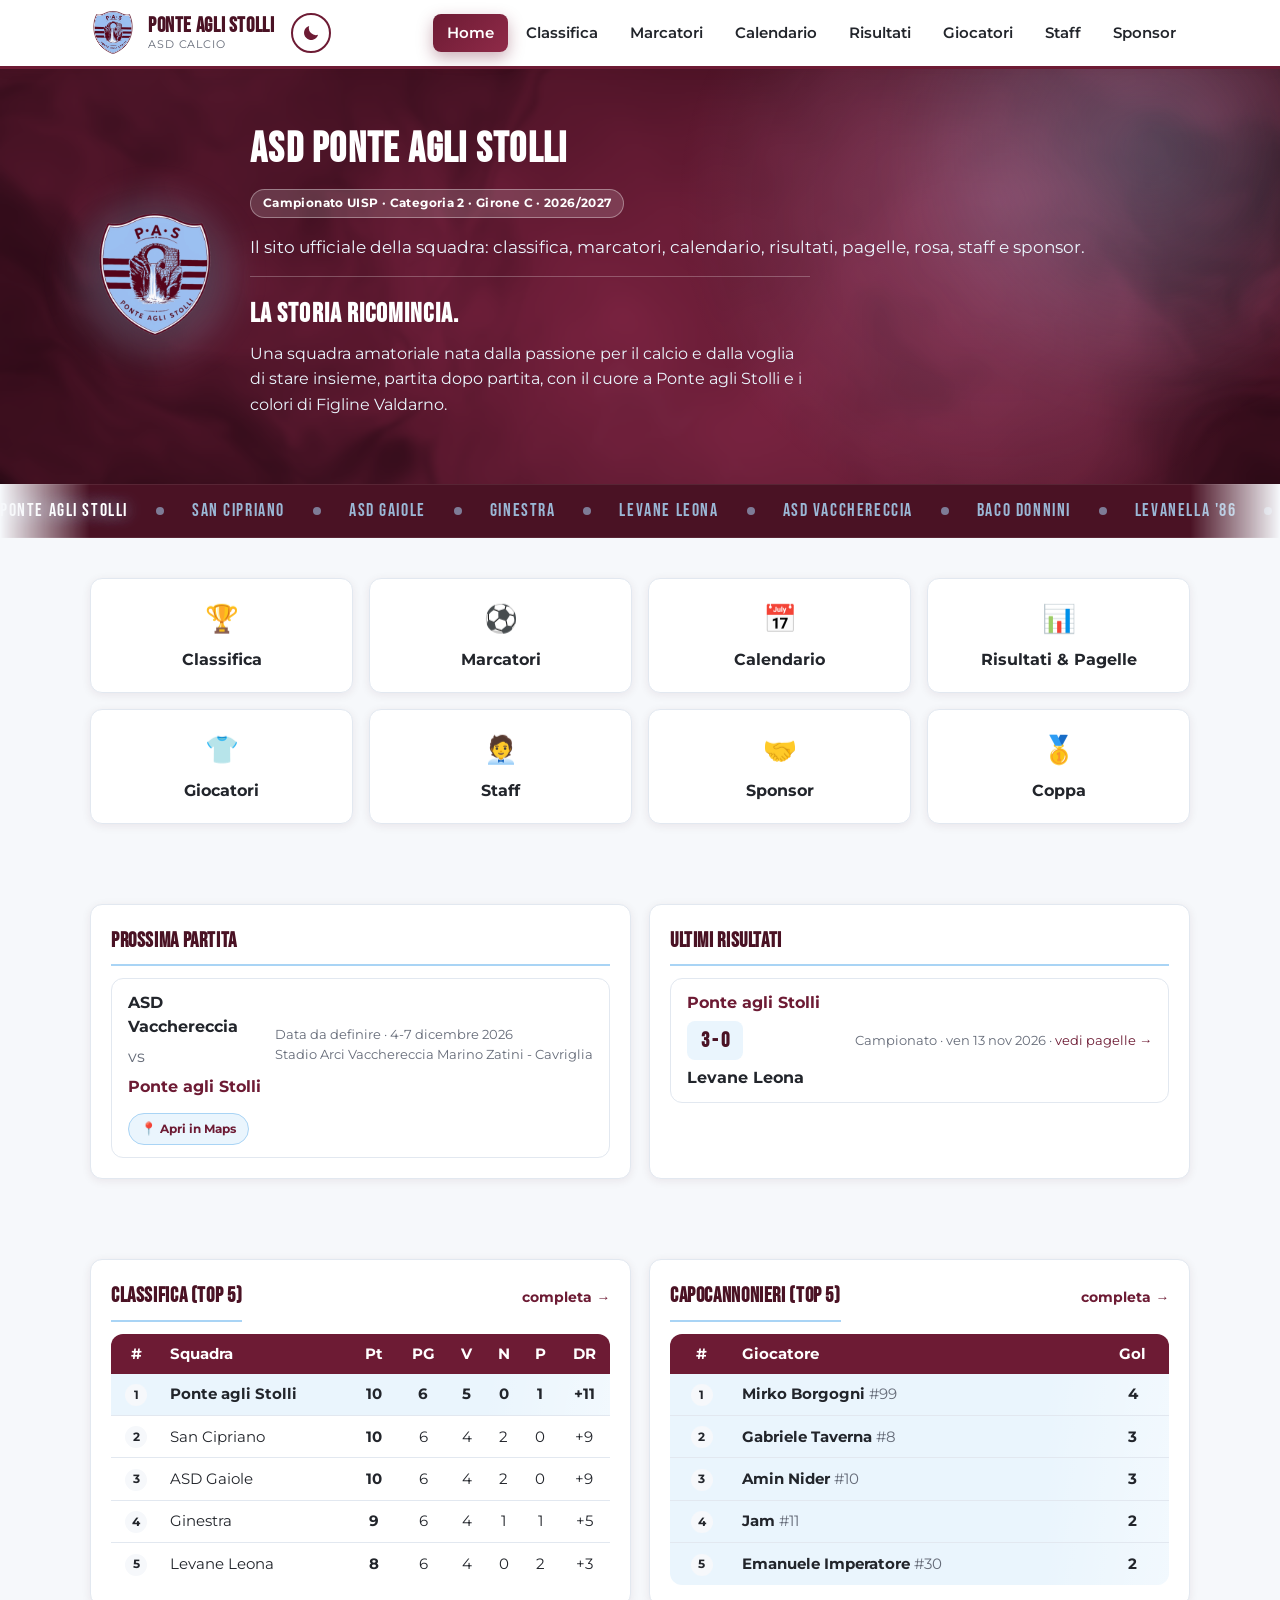
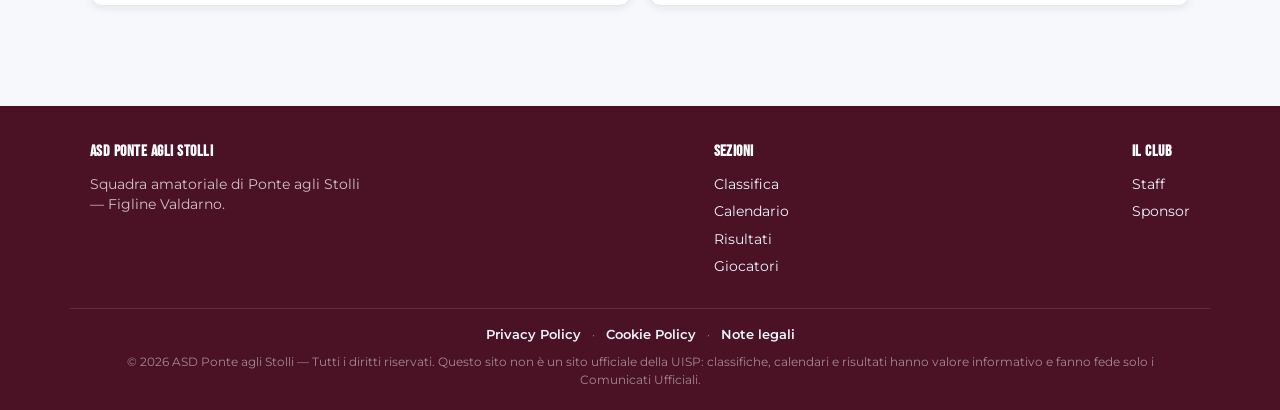
<file: index.html>
<!doctype html>
<html lang="it">
<head>
<meta charset="UTF-8">
<meta name="viewport" content="width=device-width, initial-scale=1.0">
<title>ASD Ponte agli Stolli | Sito Ufficiale</title>
<meta name="description" content="Sito ufficiale della ASD Ponte agli Stolli, squadra amatoriale di Figline Valdarno: classifica, marcatori, calendario, risultati, pagelle, rosa, staff e sponsor.">
<link rel="canonical" href="https://asdponteaglistolli.it/">
<meta name="theme-color" content="#6d1b34">
<meta property="og:type" content="website">
<meta property="og:site_name" content="ASD Ponte agli Stolli">
<meta property="og:locale" content="it_IT">
<meta property="og:title" content="ASD Ponte agli Stolli | Sito Ufficiale">
<meta property="og:description" content="Sito ufficiale della ASD Ponte agli Stolli, squadra amatoriale di Figline Valdarno: classifica, marcatori, calendario, risultati, pagelle, rosa, staff e sponsor.">
<meta property="og:url" content="https://asdponteaglistolli.it/">
<meta property="og:image" content="https://asdponteaglistolli.it/assets/img/og-image.jpg">
<meta property="og:image:width" content="1200">
<meta property="og:image:height" content="630">
<meta property="og:image:alt" content="Stemma della ASD Ponte agli Stolli">
<meta name="twitter:card" content="summary_large_image">
<link rel="icon" href="favicon.ico" sizes="any">
<link rel="icon" type="image/png" sizes="32x32" href="assets/img/favicon-32.png">
<link rel="apple-touch-icon" href="assets/img/apple-touch-icon.png">
<link rel="manifest" href="manifest.json">
<link rel="preload" href="assets/fonts/montserrat-latin.woff2" as="font" type="font/woff2" crossorigin>
<link rel="preload" href="assets/fonts/bebas-neue-latin.woff2" as="font" type="font/woff2" crossorigin>
<link rel="stylesheet" href="assets/css/style.css">
<link rel="stylesheet" href="assets/css/fx.css">
<link rel="stylesheet" href="assets/css/fx2.css">
<script>try{if(sessionStorage.getItem('pas-intro')){document.documentElement.classList.add('fx-no-intro')}else{sessionStorage.setItem('pas-intro','1')}}catch(e){}</script>
<script>try{var d=JSON.parse(sessionStorage.getItem('fx-vt')||'null');sessionStorage.removeItem('fx-vt');var h=document.documentElement;if(d&&Date.now()-d.t<8000){h.style.setProperty('--vt-x',d.x+'px');h.style.setProperty('--vt-y',d.y+'px');h.style.setProperty('--vt-r',d.r+'px');h.classList.add('fx-vt-wipe')}if(localStorage.getItem('pas-theme')==='dark')h.setAttribute('data-theme','dark')}catch(e){}</script>
</head>
<body data-page="home">

<div id="fx-intro" aria-hidden="true">
  <div class="fx-intro-inner">
    <div class="fx-intro-crest-wrap">
      <span class="fx-intro-ring"></span>
      <img class="fx-intro-crest" src="assets/img/logo.png" alt="">
    </div>
    <div class="fx-intro-title"><span>Ponte</span><span>agli</span><span>Stolli</span></div>
    <div class="fx-intro-sub">La storia ricomincia</div>
  </div>
</div>


<header class="site-header">
  <div class="container">
    <a href="index.html" class="brand" style="text-decoration:none;">
      <img src="assets/img/logo.png" alt="Stemma ASD Ponte agli Stolli" class="brand-logo">
      <div class="brand-text">
        <strong>Ponte agli Stolli</strong>
        <span>ASD Calcio</span>
      </div>
    </a>
    <button class="nav-toggle" aria-label="Menu"><span></span><span></span><span></span></button>
    <nav class="main-nav">
      <ul>
        <li><a href="index.html" data-page="home">Home</a></li>
        <li><a href="classifica.html" data-page="classifica">Classifica</a></li>
        <li><a href="marcatori.html" data-page="marcatori">Marcatori</a></li>
        <li><a href="calendario.html" data-page="calendario">Calendario</a></li>
        <li><a href="risultati.html" data-page="risultati">Risultati</a></li>
        <li><a href="rosa.html" data-page="rosa">Giocatori</a></li>
        <li><a href="staff.html" data-page="staff">Staff</a></li>
        <li><a href="sponsor.html" data-page="sponsor">Sponsor</a></li>
      </ul>
    </nav>
  </div>
</header>

<section class="hero">
  <div class="container">
    <div class="hero-badge"><img src="assets/img/logo.png" alt="Stemma ASD Ponte agli Stolli" class="hero-logo"></div>
    <div>
      <h1>ASD Ponte agli Stolli</h1>
      <span class="league-pill" data-league></span>
      <p class="subtitle">Il sito ufficiale della squadra: classifica, marcatori, calendario, risultati, pagelle, rosa, staff e sponsor.</p>
      <p class="hero-tagline"><strong>La storia ricomincia.</strong>Una squadra amatoriale nata dalla passione per il calcio e dalla voglia di stare insieme, partita dopo partita, con il cuore a Ponte agli Stolli e i colori di Figline Valdarno.</p>
    </div>
  </div>
</section>

<div class="container">

  <section class="section">
    <div class="quick-links">
      <a class="quick-link" href="classifica.html"><span class="icon">🏆</span>Classifica</a>
      <a class="quick-link" href="marcatori.html"><span class="icon">⚽</span>Marcatori</a>
      <a class="quick-link" href="calendario.html"><span class="icon">📅</span>Calendario</a>
      <a class="quick-link" href="risultati.html"><span class="icon">📊</span>Risultati &amp; Pagelle</a>
      <a class="quick-link" href="rosa.html"><span class="icon">👕</span>Giocatori</a>
      <a class="quick-link" href="staff.html"><span class="icon">🧑‍💼</span>Staff</a>
      <a class="quick-link" href="sponsor.html"><span class="icon">🤝</span>Sponsor</a>
      <a class="quick-link" href="calendario.html#coppa"><span class="icon">🥇</span>Coppa</a>
    </div>
  </section>

  <section class="section">
    <div class="grid cols-2">
      <div class="widget-card">
        <h3>Prossima partita</h3>
        <div id="widget-prossima"></div>
      </div>
      <div class="widget-card">
        <h3>Ultimi risultati</h3>
        <div id="widget-ultimo"></div>
      </div>
    </div>
  </section>

  <section class="section">
    <div class="grid cols-2">
      <div class="widget-card">
        <div class="section-title" style="border-bottom:none;padding-bottom:0;margin-bottom:12px;">
          <h3 style="margin:0;">Classifica (top 5)</h3>
          <a href="classifica.html">completa &rarr;</a>
        </div>
        <div class="table-wrap" style="box-shadow:none;border:none;">
          <table id="widget-classifica">
            <thead><tr><th class="center">#</th><th>Squadra</th><th class="center">Pt</th><th class="center">PG</th><th class="center">V</th><th class="center">N</th><th class="center">P</th><th class="center">GF</th><th class="center">GS</th><th class="center">DR</th></tr></thead>
            <tbody></tbody>
          </table>
        </div>
      </div>
      <div class="widget-card">
        <div class="section-title" style="border-bottom:none;padding-bottom:0;margin-bottom:12px;">
          <h3 style="margin:0;">Capocannonieri (top 5)</h3>
          <a href="marcatori.html">completa &rarr;</a>
        </div>
        <div class="table-wrap" style="box-shadow:none;border:none;">
          <table id="widget-marcatori">
            <thead><tr><th class="center">#</th><th>Giocatore</th><th class="center">Gol</th></tr></thead>
            <tbody></tbody>
          </table>
        </div>
      </div>
    </div>
  </section>

</div>

<footer class="site-footer">
  <div class="container">
    <div>
      <h4>ASD Ponte agli Stolli</h4>
      <p style="max-width:280px;color:rgba(255,255,255,0.75);font-size:0.85rem;">Squadra amatoriale di Ponte agli Stolli — Figline Valdarno.</p>
    </div>
    <div>
      <h4>Sezioni</h4>
      <ul>
        <li><a href="classifica.html">Classifica</a></li>
        <li><a href="calendario.html">Calendario</a></li>
        <li><a href="risultati.html">Risultati</a></li>
        <li><a href="rosa.html">Giocatori</a></li>
      </ul>
    </div>
    <div>
      <h4>Il Club</h4>
      <ul>
        <li><a href="staff.html">Staff</a></li>
        <li><a href="sponsor.html">Sponsor</a></li>
        <li data-social="instagram" hidden><a href="#" target="_blank" rel="noopener">Instagram</a></li>
      </ul>
    </div>
  </div>
  <div class="footer-bottom container">
    <nav class="footer-legal" aria-label="Informazioni legali"><a href="privacy.html">Privacy Policy</a> · <a href="cookie.html">Cookie Policy</a> · <a href="note-legali.html">Note legali</a></nav>
    <p>&copy; 2026 ASD Ponte agli Stolli — Tutti i diritti riservati. Questo sito non è un sito ufficiale della UISP: classifiche, calendari e risultati hanno valore informativo e fanno fede solo i Comunicati Ufficiali.</p>
  </div>
</footer>

<script src="assets/js/data.js"></script>
<script src="assets/js/main.js"></script>
<script>renderHomeWidgets();</script>
<script src="assets/js/fx.js"></script>
<script src="assets/js/fx2.js"></script>
</body>
</html>
</file>
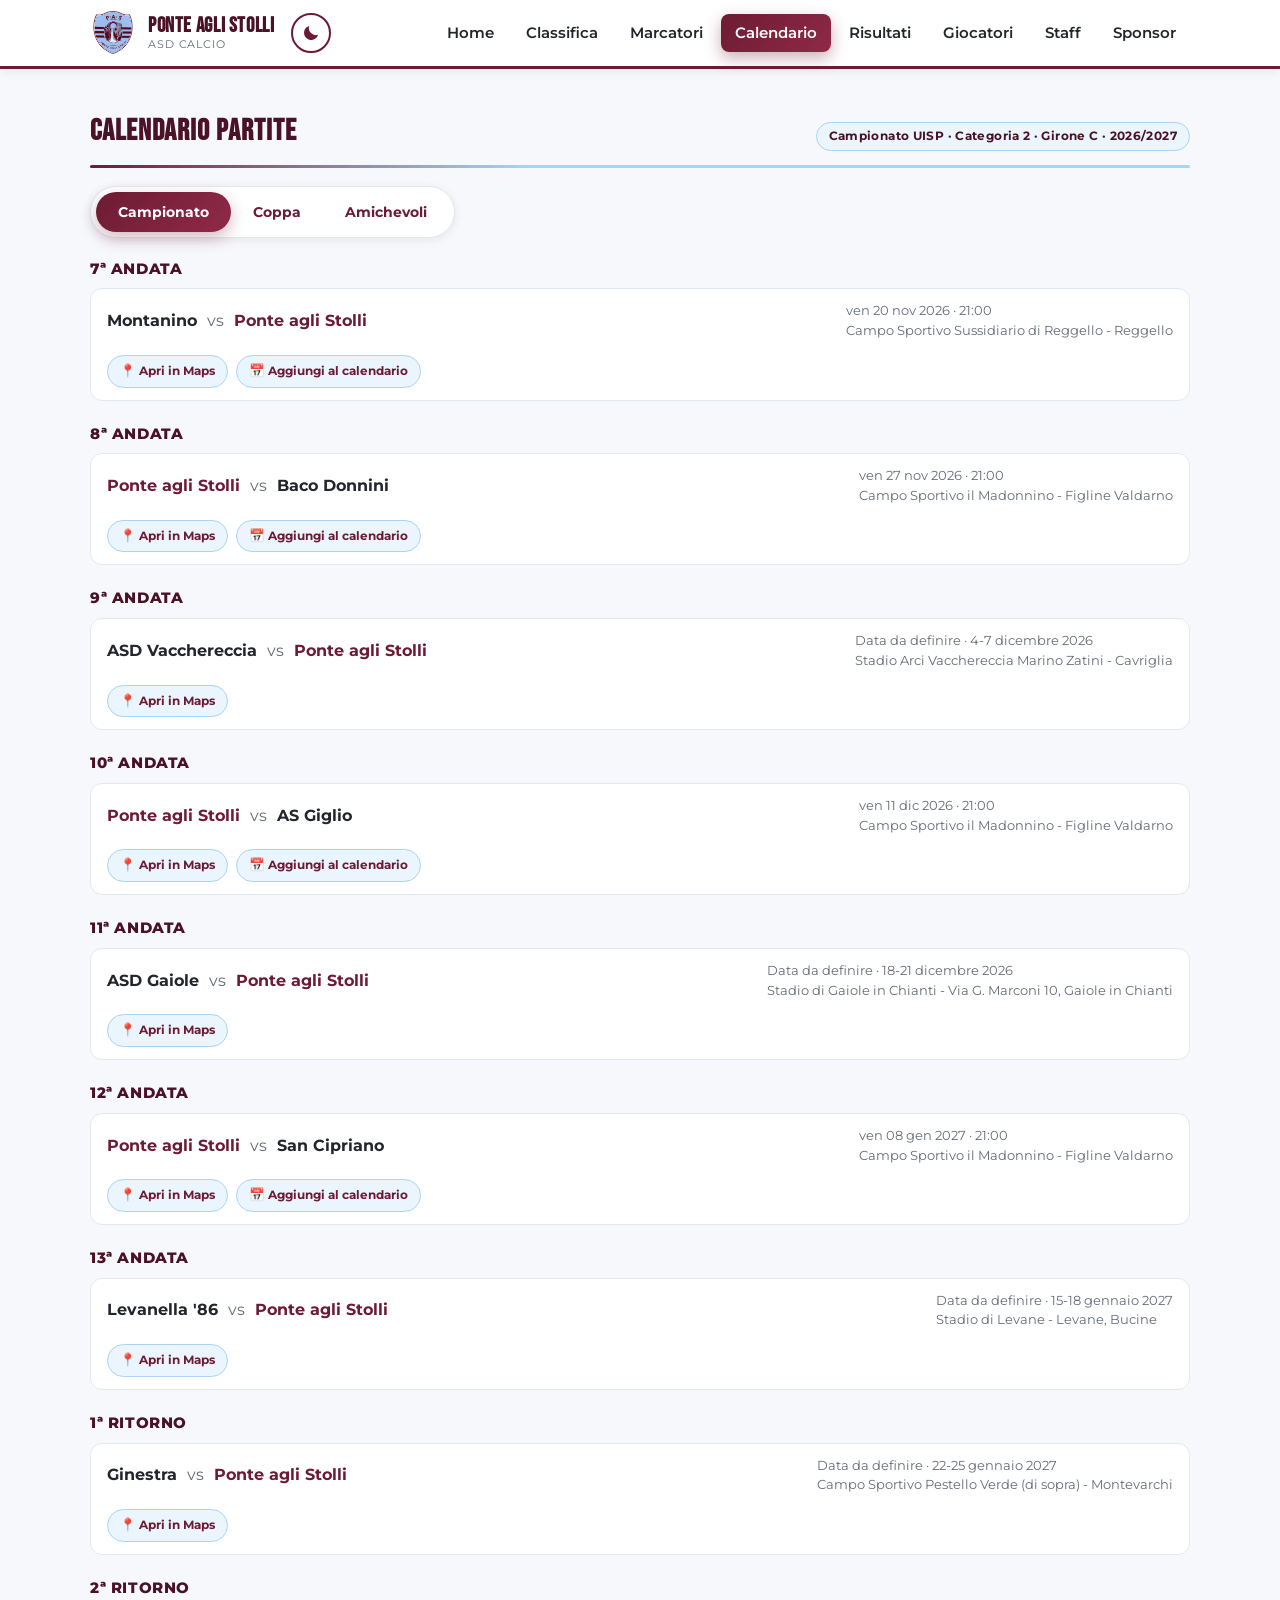
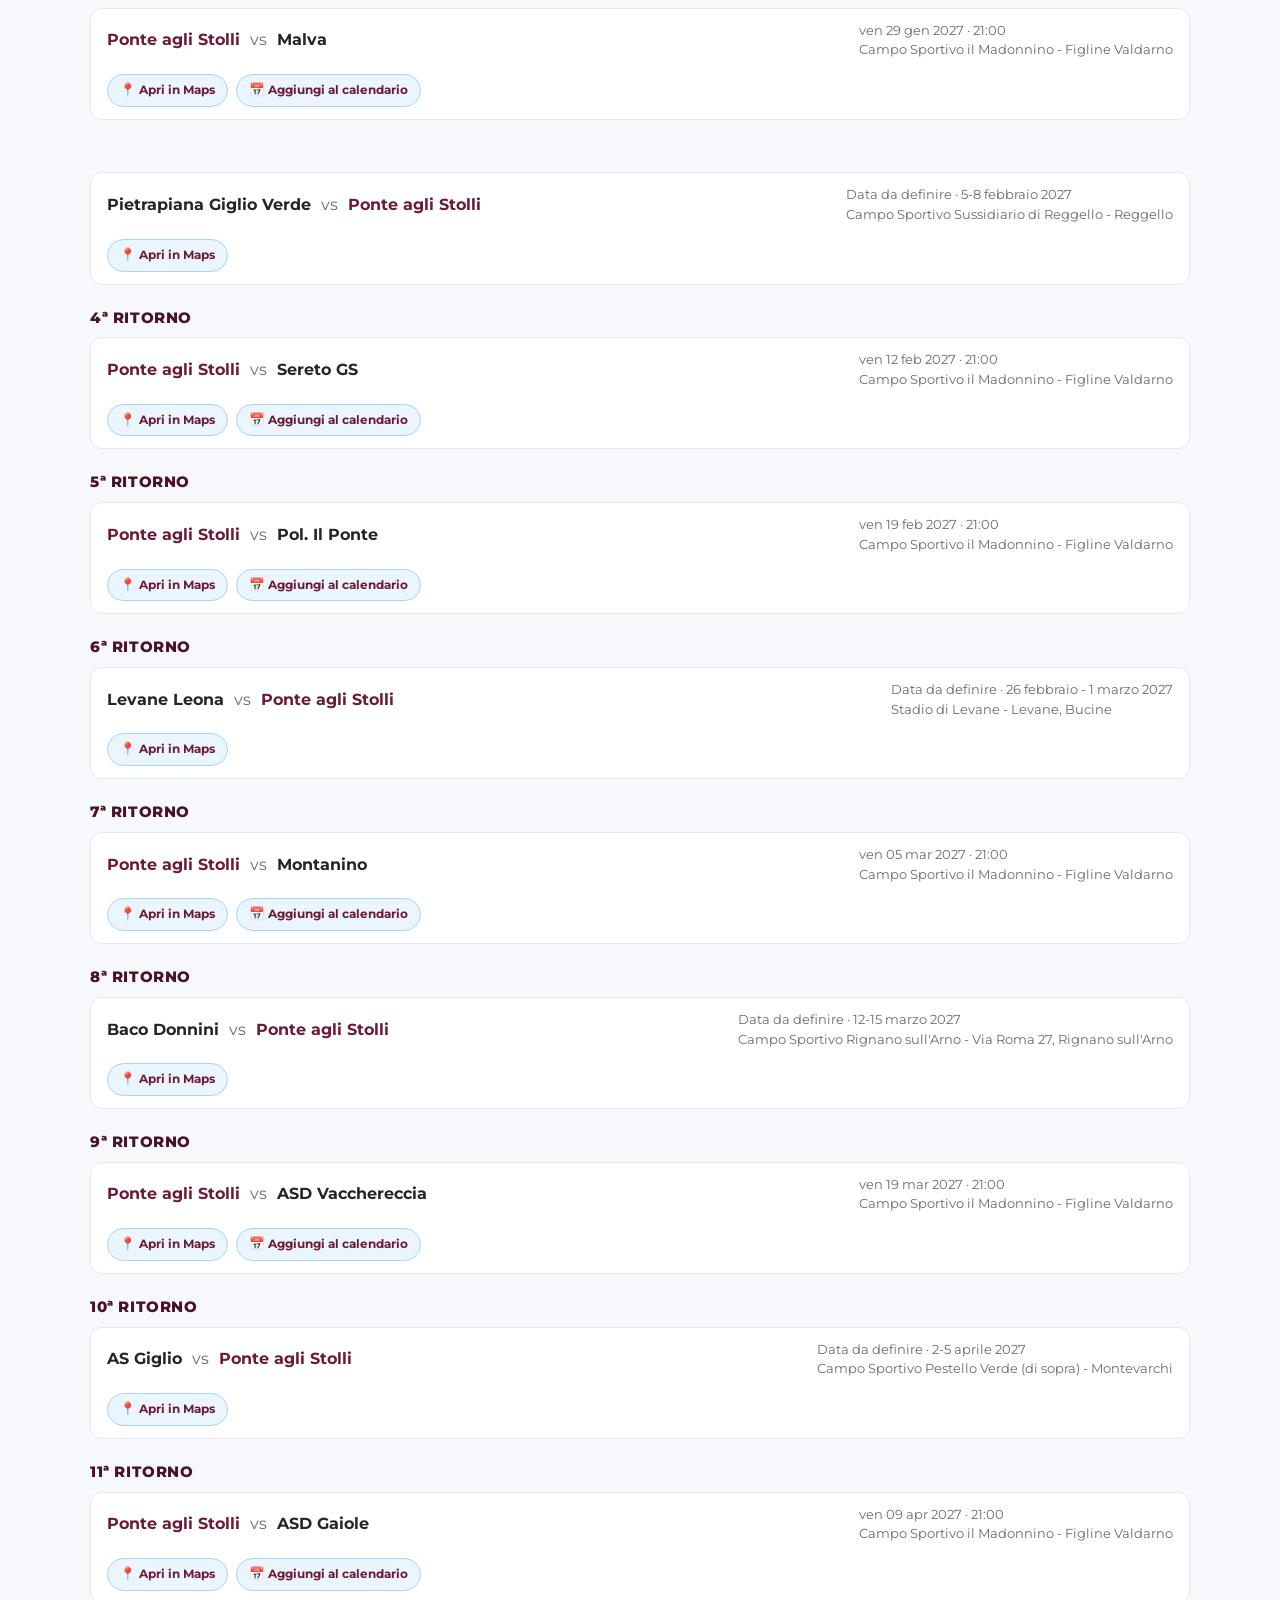
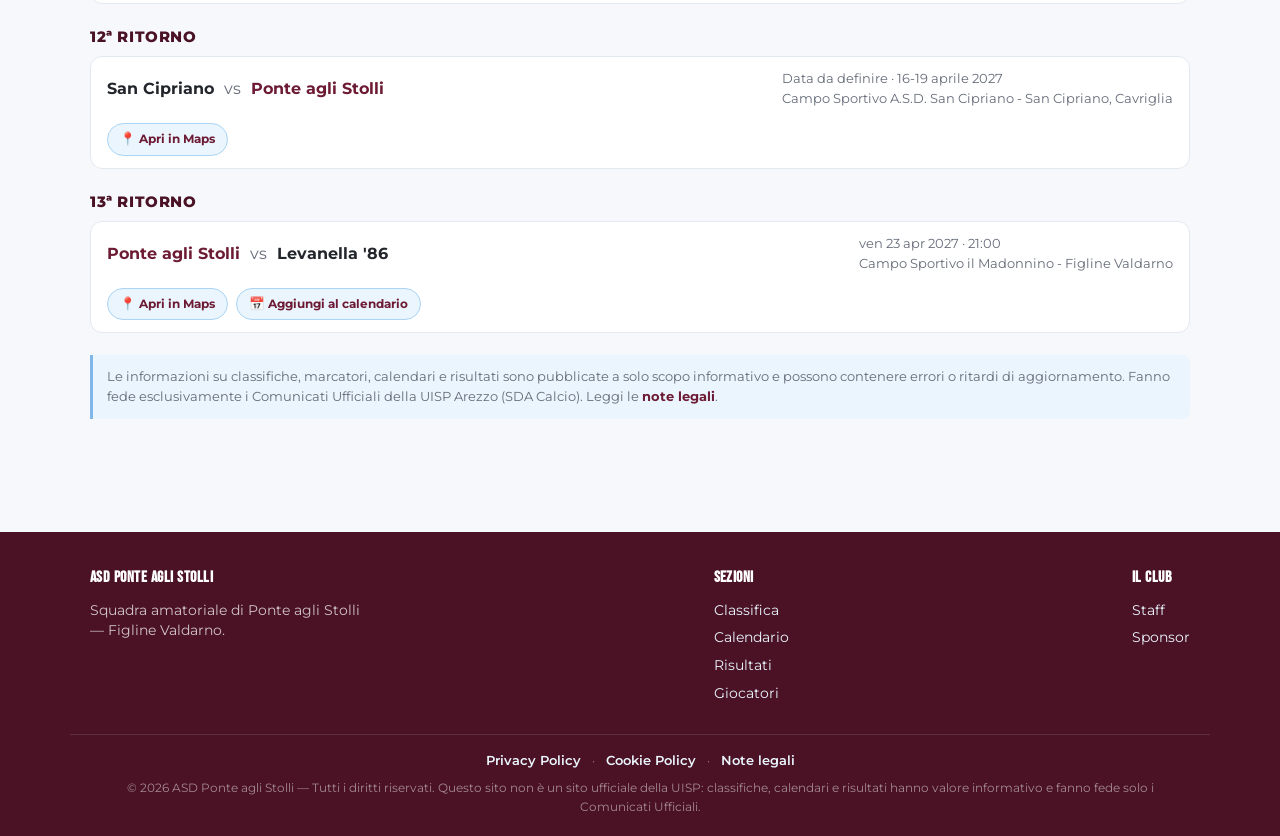
<file: calendario.html>
<!doctype html>
<html lang="it">
<head>
<meta charset="UTF-8">
<meta name="viewport" content="width=device-width, initial-scale=1.0">
<title>Calendario | ASD Ponte agli Stolli</title>
<meta name="description" content="Calendario delle partite della ASD Ponte agli Stolli: Campionato UISP Categoria 2 Girone C, Coppa e amichevoli, con date, orari e campi di gioco.">
<link rel="canonical" href="https://asdponteaglistolli.it/calendario.html">
<meta name="theme-color" content="#6d1b34">
<meta property="og:type" content="website">
<meta property="og:site_name" content="ASD Ponte agli Stolli">
<meta property="og:locale" content="it_IT">
<meta property="og:title" content="Calendario | ASD Ponte agli Stolli">
<meta property="og:description" content="Calendario delle partite della ASD Ponte agli Stolli: Campionato UISP Categoria 2 Girone C, Coppa e amichevoli, con date, orari e campi di gioco.">
<meta property="og:url" content="https://asdponteaglistolli.it/calendario.html">
<meta property="og:image" content="https://asdponteaglistolli.it/assets/img/og-image.jpg">
<meta property="og:image:width" content="1200">
<meta property="og:image:height" content="630">
<meta property="og:image:alt" content="Stemma della ASD Ponte agli Stolli">
<meta name="twitter:card" content="summary_large_image">
<link rel="icon" href="favicon.ico" sizes="any">
<link rel="icon" type="image/png" sizes="32x32" href="assets/img/favicon-32.png">
<link rel="apple-touch-icon" href="assets/img/apple-touch-icon.png">
<link rel="manifest" href="manifest.json">
<link rel="preload" href="assets/fonts/montserrat-latin.woff2" as="font" type="font/woff2" crossorigin>
<link rel="preload" href="assets/fonts/bebas-neue-latin.woff2" as="font" type="font/woff2" crossorigin>
<link rel="stylesheet" href="assets/css/style.css">
<link rel="stylesheet" href="assets/css/fx.css">
<link rel="stylesheet" href="assets/css/fx2.css">
<script>try{var d=JSON.parse(sessionStorage.getItem('fx-vt')||'null');sessionStorage.removeItem('fx-vt');var h=document.documentElement;if(d&&Date.now()-d.t<8000){h.style.setProperty('--vt-x',d.x+'px');h.style.setProperty('--vt-y',d.y+'px');h.style.setProperty('--vt-r',d.r+'px');h.classList.add('fx-vt-wipe')}if(localStorage.getItem('pas-theme')==='dark')h.setAttribute('data-theme','dark')}catch(e){}</script>
</head>
<body data-page="calendario">

<header class="site-header">
  <div class="container">
    <a href="index.html" class="brand" style="text-decoration:none;">
      <img src="assets/img/logo.png" alt="Stemma ASD Ponte agli Stolli" class="brand-logo">
      <div class="brand-text">
        <strong>Ponte agli Stolli</strong>
        <span>ASD Calcio</span>
      </div>
    </a>
    <button class="nav-toggle" aria-label="Menu"><span></span><span></span><span></span></button>
    <nav class="main-nav">
      <ul>
        <li><a href="index.html" data-page="home">Home</a></li>
        <li><a href="classifica.html" data-page="classifica">Classifica</a></li>
        <li><a href="marcatori.html" data-page="marcatori">Marcatori</a></li>
        <li><a href="calendario.html" data-page="calendario">Calendario</a></li>
        <li><a href="risultati.html" data-page="risultati">Risultati</a></li>
        <li><a href="rosa.html" data-page="rosa">Giocatori</a></li>
        <li><a href="staff.html" data-page="staff">Staff</a></li>
        <li><a href="sponsor.html" data-page="sponsor">Sponsor</a></li>
      </ul>
    </nav>
  </div>
</header>

<div class="container">
  <section class="section">
    <div class="section-title"><h2>Calendario Partite</h2><span class="league-pill dark" data-league></span></div>

    <div class="tabs">
      <button class="tab-btn active" data-tab="tab-campionato">Campionato</button>
      <button class="tab-btn" data-tab="tab-coppa">Coppa</button>
      <button class="tab-btn" data-tab="tab-amichevoli">Amichevoli</button>
    </div>

    <div class="tab-panel active" id="tab-campionato">
      <div id="lista-campionato"></div>
    </div>

    <div class="tab-panel" id="tab-coppa">
      <div id="lista-coppa"></div>
    </div>

    <div class="tab-panel" id="tab-amichevoli">
      <div id="lista-amichevoli"></div>
    </div>
    <p class="disclaimer-note">Le informazioni su classifiche, marcatori, calendari e risultati sono pubblicate a solo scopo informativo e possono contenere errori o ritardi di aggiornamento. Fanno fede esclusivamente i Comunicati Ufficiali della UISP Arezzo (SDA Calcio). Leggi le <a href="note-legali.html">note legali</a>.</p>
  </section>
</div>

<footer class="site-footer">
  <div class="container">
    <div>
      <h4>ASD Ponte agli Stolli</h4>
      <p style="max-width:280px;color:rgba(255,255,255,0.75);font-size:0.85rem;">Squadra amatoriale di Ponte agli Stolli — Figline Valdarno.</p>
    </div>
    <div>
      <h4>Sezioni</h4>
      <ul>
        <li><a href="classifica.html">Classifica</a></li>
        <li><a href="calendario.html">Calendario</a></li>
        <li><a href="risultati.html">Risultati</a></li>
        <li><a href="rosa.html">Giocatori</a></li>
      </ul>
    </div>
    <div>
      <h4>Il Club</h4>
      <ul>
        <li><a href="staff.html">Staff</a></li>
        <li><a href="sponsor.html">Sponsor</a></li>
        <li data-social="instagram" hidden><a href="#" target="_blank" rel="noopener">Instagram</a></li>
      </ul>
    </div>
  </div>
  <div class="footer-bottom container">
    <nav class="footer-legal" aria-label="Informazioni legali"><a href="privacy.html">Privacy Policy</a> · <a href="cookie.html">Cookie Policy</a> · <a href="note-legali.html">Note legali</a></nav>
    <p>&copy; 2026 ASD Ponte agli Stolli — Tutti i diritti riservati. Questo sito non è un sito ufficiale della UISP: classifiche, calendari e risultati hanno valore informativo e fanno fede solo i Comunicati Ufficiali.</p>
  </div>
</footer>

<script src="assets/js/data.js"></script>
<script src="assets/js/main.js"></script>
<script>initCalendarioTabs();</script>
<script src="assets/js/fx.js"></script>
<script src="assets/js/fx2.js"></script>
</body>
</html>
</file>
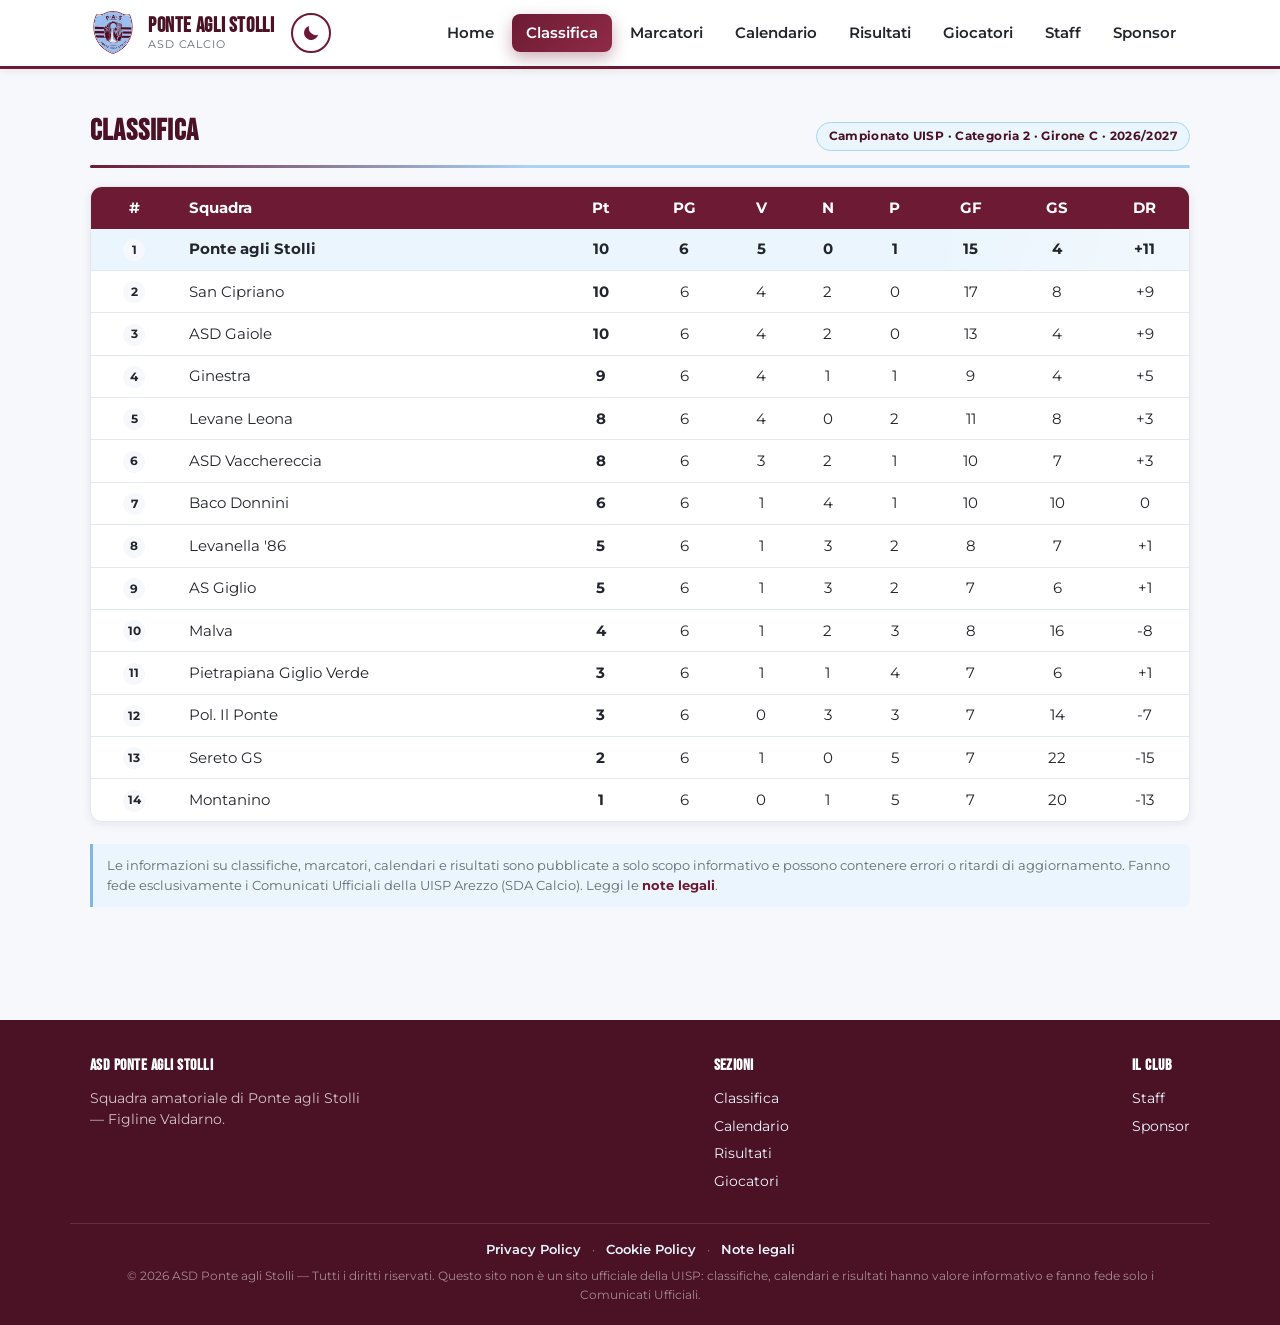
<file: classifica.html>
<!doctype html>
<html lang="it">
<head>
<meta charset="UTF-8">
<meta name="viewport" content="width=device-width, initial-scale=1.0">
<title>Classifica | ASD Ponte agli Stolli</title>
<meta name="description" content="Classifica del Campionato UISP Categoria 2 Girone C 2026/2027: punti, vittorie, pareggi, sconfitte e differenza reti della ASD Ponte agli Stolli e delle altre squadre.">
<link rel="canonical" href="https://asdponteaglistolli.it/classifica.html">
<meta name="theme-color" content="#6d1b34">
<meta property="og:type" content="website">
<meta property="og:site_name" content="ASD Ponte agli Stolli">
<meta property="og:locale" content="it_IT">
<meta property="og:title" content="Classifica | ASD Ponte agli Stolli">
<meta property="og:description" content="Classifica del Campionato UISP Categoria 2 Girone C 2026/2027: punti, vittorie, pareggi, sconfitte e differenza reti della ASD Ponte agli Stolli e delle altre squadre.">
<meta property="og:url" content="https://asdponteaglistolli.it/classifica.html">
<meta property="og:image" content="https://asdponteaglistolli.it/assets/img/og-image.jpg">
<meta property="og:image:width" content="1200">
<meta property="og:image:height" content="630">
<meta property="og:image:alt" content="Stemma della ASD Ponte agli Stolli">
<meta name="twitter:card" content="summary_large_image">
<link rel="icon" href="favicon.ico" sizes="any">
<link rel="icon" type="image/png" sizes="32x32" href="assets/img/favicon-32.png">
<link rel="apple-touch-icon" href="assets/img/apple-touch-icon.png">
<link rel="manifest" href="manifest.json">
<link rel="preload" href="assets/fonts/montserrat-latin.woff2" as="font" type="font/woff2" crossorigin>
<link rel="preload" href="assets/fonts/bebas-neue-latin.woff2" as="font" type="font/woff2" crossorigin>
<link rel="stylesheet" href="assets/css/style.css">
<link rel="stylesheet" href="assets/css/fx.css">
<link rel="stylesheet" href="assets/css/fx2.css">
<script>try{var d=JSON.parse(sessionStorage.getItem('fx-vt')||'null');sessionStorage.removeItem('fx-vt');var h=document.documentElement;if(d&&Date.now()-d.t<8000){h.style.setProperty('--vt-x',d.x+'px');h.style.setProperty('--vt-y',d.y+'px');h.style.setProperty('--vt-r',d.r+'px');h.classList.add('fx-vt-wipe')}if(localStorage.getItem('pas-theme')==='dark')h.setAttribute('data-theme','dark')}catch(e){}</script>
</head>
<body data-page="classifica">

<header class="site-header">
  <div class="container">
    <a href="index.html" class="brand" style="text-decoration:none;">
      <img src="assets/img/logo.png" alt="Stemma ASD Ponte agli Stolli" class="brand-logo">
      <div class="brand-text">
        <strong>Ponte agli Stolli</strong>
        <span>ASD Calcio</span>
      </div>
    </a>
    <button class="nav-toggle" aria-label="Menu"><span></span><span></span><span></span></button>
    <nav class="main-nav">
      <ul>
        <li><a href="index.html" data-page="home">Home</a></li>
        <li><a href="classifica.html" data-page="classifica">Classifica</a></li>
        <li><a href="marcatori.html" data-page="marcatori">Marcatori</a></li>
        <li><a href="calendario.html" data-page="calendario">Calendario</a></li>
        <li><a href="risultati.html" data-page="risultati">Risultati</a></li>
        <li><a href="rosa.html" data-page="rosa">Giocatori</a></li>
        <li><a href="staff.html" data-page="staff">Staff</a></li>
        <li><a href="sponsor.html" data-page="sponsor">Sponsor</a></li>
      </ul>
    </nav>
  </div>
</header>

<div class="container">
  <section class="section">
    <div class="section-title"><h2>Classifica</h2><span class="league-pill dark" data-league></span></div>
    <div class="table-wrap">
      <table id="classifica-table">
        <thead>
          <tr>
            <th class="center">#</th>
            <th>Squadra</th>
            <th class="center">Pt</th>
            <th class="center">PG</th>
            <th class="center">V</th>
            <th class="center">N</th>
            <th class="center">P</th>
            <th class="center">GF</th>
            <th class="center">GS</th>
            <th class="center">DR</th>
          </tr>
        </thead>
        <tbody id="classifica-body"></tbody>
      </table>
    </div>
    <p class="disclaimer-note">Le informazioni su classifiche, marcatori, calendari e risultati sono pubblicate a solo scopo informativo e possono contenere errori o ritardi di aggiornamento. Fanno fede esclusivamente i Comunicati Ufficiali della UISP Arezzo (SDA Calcio). Leggi le <a href="note-legali.html">note legali</a>.</p>
  </section>
</div>

<footer class="site-footer">
  <div class="container">
    <div>
      <h4>ASD Ponte agli Stolli</h4>
      <p style="max-width:280px;color:rgba(255,255,255,0.75);font-size:0.85rem;">Squadra amatoriale di Ponte agli Stolli — Figline Valdarno.</p>
    </div>
    <div>
      <h4>Sezioni</h4>
      <ul>
        <li><a href="classifica.html">Classifica</a></li>
        <li><a href="calendario.html">Calendario</a></li>
        <li><a href="risultati.html">Risultati</a></li>
        <li><a href="rosa.html">Giocatori</a></li>
      </ul>
    </div>
    <div>
      <h4>Il Club</h4>
      <ul>
        <li><a href="staff.html">Staff</a></li>
        <li><a href="sponsor.html">Sponsor</a></li>
        <li data-social="instagram" hidden><a href="#" target="_blank" rel="noopener">Instagram</a></li>
      </ul>
    </div>
  </div>
  <div class="footer-bottom container">
    <nav class="footer-legal" aria-label="Informazioni legali"><a href="privacy.html">Privacy Policy</a> · <a href="cookie.html">Cookie Policy</a> · <a href="note-legali.html">Note legali</a></nav>
    <p>&copy; 2026 ASD Ponte agli Stolli — Tutti i diritti riservati. Questo sito non è un sito ufficiale della UISP: classifiche, calendari e risultati hanno valore informativo e fanno fede solo i Comunicati Ufficiali.</p>
  </div>
</footer>

<script src="assets/js/data.js"></script>
<script src="assets/js/main.js"></script>
<script>renderClassifica("#classifica-body");</script>
<script src="assets/js/fx.js"></script>
<script src="assets/js/fx2.js"></script>
</body>
</html>
</file>
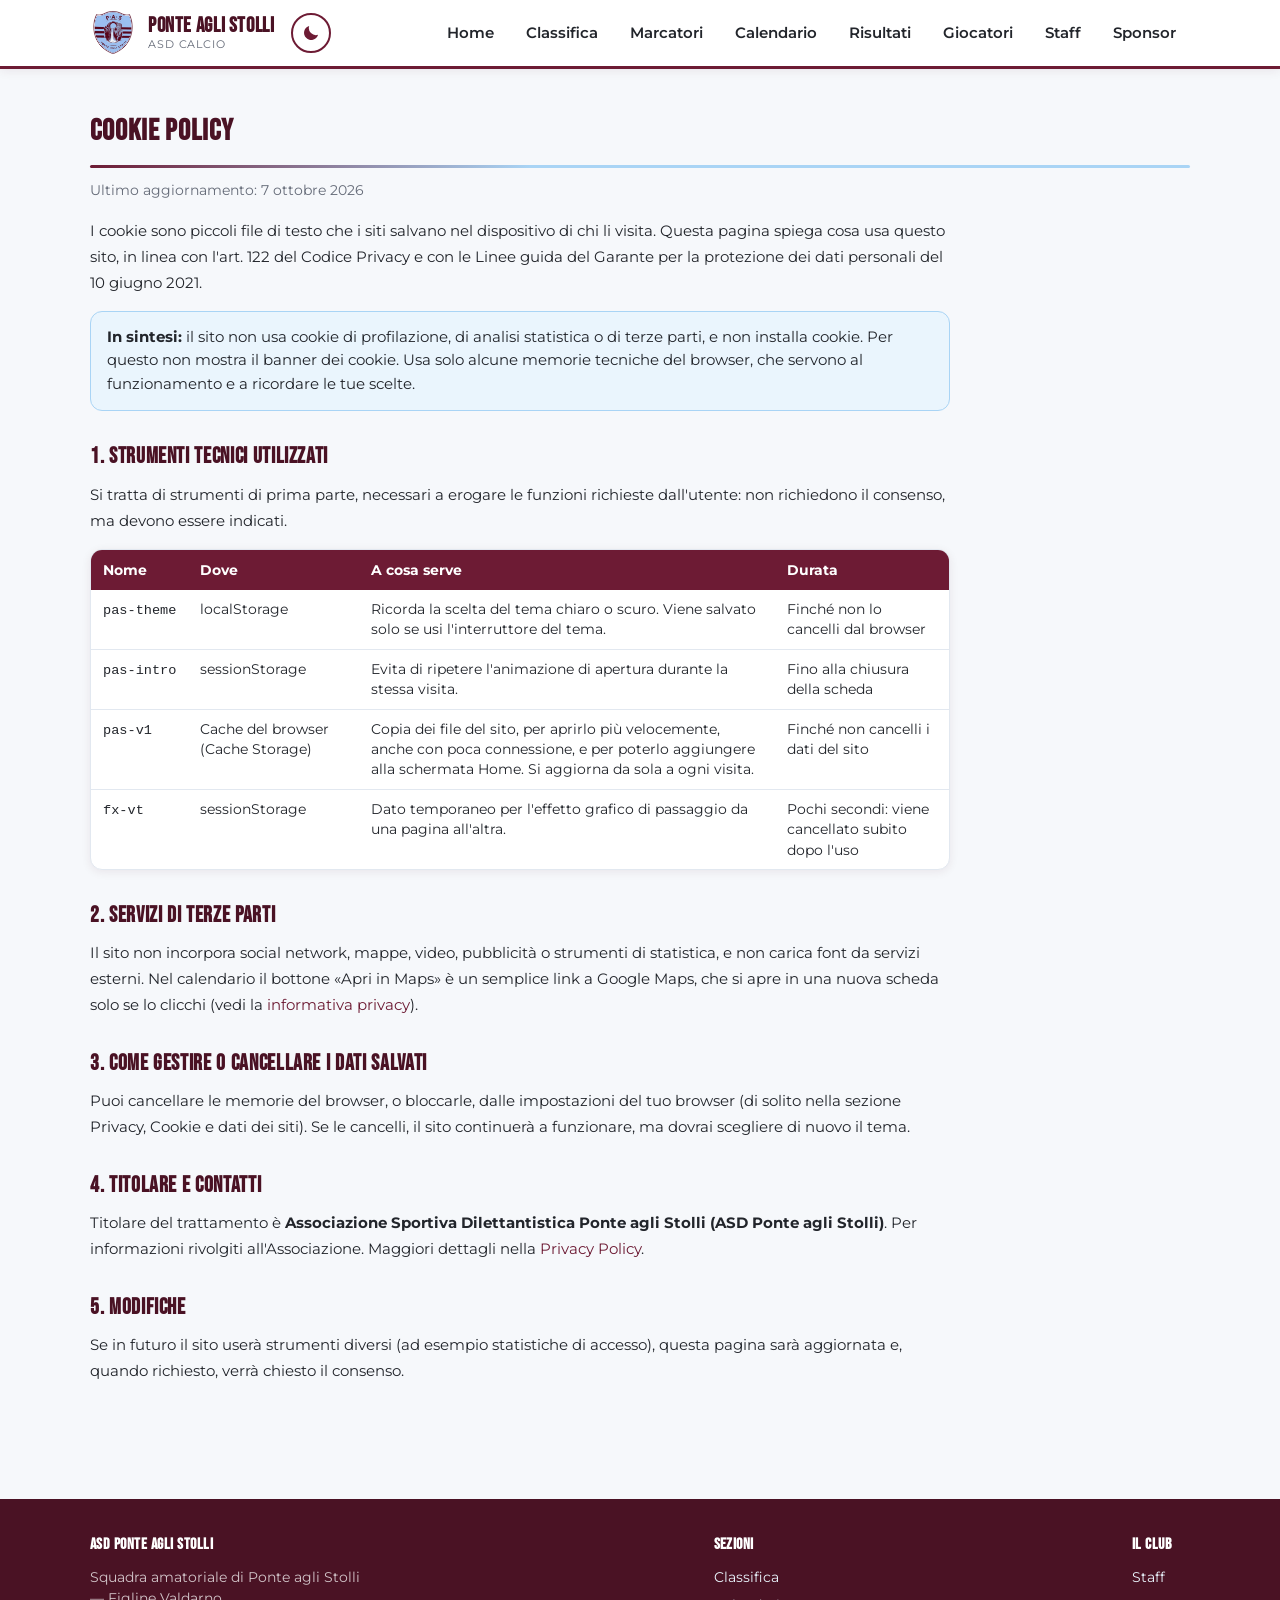
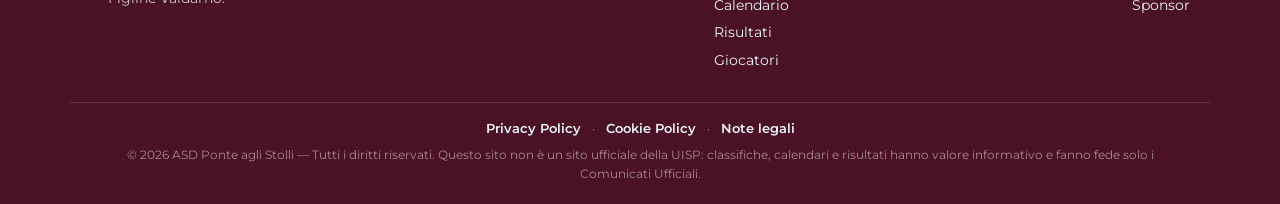
<file: cookie.html>
<!doctype html>
<html lang="it">
<head>
<meta charset="UTF-8">
<meta name="viewport" content="width=device-width, initial-scale=1.0">
<title>Cookie Policy | ASD Ponte agli Stolli</title>
<meta name="description" content="Cookie Policy del sito della ASD Ponte agli Stolli: nessun cookie di profilazione, solo strumenti tecnici.">
<link rel="canonical" href="https://asdponteaglistolli.it/cookie.html">
<meta name="theme-color" content="#6d1b34">
<meta property="og:type" content="website">
<meta property="og:site_name" content="ASD Ponte agli Stolli">
<meta property="og:locale" content="it_IT">
<meta property="og:title" content="Cookie Policy | ASD Ponte agli Stolli">
<meta property="og:description" content="Cookie Policy del sito della ASD Ponte agli Stolli: nessun cookie di profilazione, solo strumenti tecnici.">
<meta property="og:url" content="https://asdponteaglistolli.it/cookie.html">
<meta property="og:image" content="https://asdponteaglistolli.it/assets/img/og-image.jpg">
<meta property="og:image:width" content="1200">
<meta property="og:image:height" content="630">
<meta property="og:image:alt" content="Stemma della ASD Ponte agli Stolli">
<meta name="twitter:card" content="summary_large_image">
<link rel="icon" href="favicon.ico" sizes="any">
<link rel="icon" type="image/png" sizes="32x32" href="assets/img/favicon-32.png">
<link rel="apple-touch-icon" href="assets/img/apple-touch-icon.png">
<link rel="manifest" href="manifest.json">
<link rel="preload" href="assets/fonts/montserrat-latin.woff2" as="font" type="font/woff2" crossorigin>
<link rel="preload" href="assets/fonts/bebas-neue-latin.woff2" as="font" type="font/woff2" crossorigin>
<link rel="stylesheet" href="assets/css/style.css">
<link rel="stylesheet" href="assets/css/fx.css">
<link rel="stylesheet" href="assets/css/fx2.css">
<script>try{var d=JSON.parse(sessionStorage.getItem('fx-vt')||'null');sessionStorage.removeItem('fx-vt');var h=document.documentElement;if(d&&Date.now()-d.t<8000){h.style.setProperty('--vt-x',d.x+'px');h.style.setProperty('--vt-y',d.y+'px');h.style.setProperty('--vt-r',d.r+'px');h.classList.add('fx-vt-wipe')}if(localStorage.getItem('pas-theme')==='dark')h.setAttribute('data-theme','dark')}catch(e){}</script>
</head>
<body data-page="cookie">

<header class="site-header">
  <div class="container">
    <a href="index.html" class="brand" style="text-decoration:none;">
      <img src="assets/img/logo.png" alt="Stemma ASD Ponte agli Stolli" class="brand-logo">
      <div class="brand-text">
        <strong>Ponte agli Stolli</strong>
        <span>ASD Calcio</span>
      </div>
    </a>
    <button class="nav-toggle" aria-label="Menu"><span></span><span></span><span></span></button>
    <nav class="main-nav">
      <ul>
        <li><a href="index.html" data-page="home">Home</a></li>
        <li><a href="classifica.html" data-page="classifica">Classifica</a></li>
        <li><a href="marcatori.html" data-page="marcatori">Marcatori</a></li>
        <li><a href="calendario.html" data-page="calendario">Calendario</a></li>
        <li><a href="risultati.html" data-page="risultati">Risultati</a></li>
        <li><a href="rosa.html" data-page="rosa">Giocatori</a></li>
        <li><a href="staff.html" data-page="staff">Staff</a></li>
        <li><a href="sponsor.html" data-page="sponsor">Sponsor</a></li>
      </ul>
    </nav>
  </div>
</header>

<div class="container">
  <section class="section">
    <div class="section-title"><h2>Cookie Policy</h2></div>
    <p class="legal-meta">Ultimo aggiornamento: <span data-societa="aggiornamento"></span></p>
    <div class="legal-body">
      <p>I cookie sono piccoli file di testo che i siti salvano nel dispositivo di chi li visita. Questa pagina spiega cosa usa questo sito, in linea con l'art. 122 del Codice Privacy e con le Linee guida del Garante per la protezione dei dati personali del 10 giugno 2021.</p>

      <div class="legal-box"><strong>In sintesi:</strong> il sito non usa cookie di profilazione, di analisi statistica o di terze parti, e non installa cookie. Per questo non mostra il banner dei cookie. Usa solo alcune memorie tecniche del browser, che servono al funzionamento e a ricordare le tue scelte.</div>

      <h3>1. Strumenti tecnici utilizzati</h3>
      <p>Si tratta di strumenti di prima parte, necessari a erogare le funzioni richieste dall'utente: non richiedono il consenso, ma devono essere indicati.</p>
      <div class="table-wrap">
        <table>
          <thead><tr><th>Nome</th><th>Dove</th><th>A cosa serve</th><th>Durata</th></tr></thead>
          <tbody>
            <tr><td data-label="Nome"><code>pas-theme</code></td><td data-label="Dove">localStorage</td><td data-label="A cosa serve">Ricorda la scelta del tema chiaro o scuro. Viene salvato solo se usi l'interruttore del tema.</td><td data-label="Durata">Finché non lo cancelli dal browser</td></tr>
            <tr><td data-label="Nome"><code>pas-intro</code></td><td data-label="Dove">sessionStorage</td><td data-label="A cosa serve">Evita di ripetere l'animazione di apertura durante la stessa visita.</td><td data-label="Durata">Fino alla chiusura della scheda</td></tr>
            <tr><td data-label="Nome"><code>pas-v1</code></td><td data-label="Dove">Cache del browser (Cache Storage)</td><td data-label="A cosa serve">Copia dei file del sito, per aprirlo più velocemente, anche con poca connessione, e per poterlo aggiungere alla schermata Home. Si aggiorna da sola a ogni visita.</td><td data-label="Durata">Finché non cancelli i dati del sito</td></tr>
            <tr><td data-label="Nome"><code>fx-vt</code></td><td data-label="Dove">sessionStorage</td><td data-label="A cosa serve">Dato temporaneo per l'effetto grafico di passaggio da una pagina all'altra.</td><td data-label="Durata">Pochi secondi: viene cancellato subito dopo l'uso</td></tr>
          </tbody>
        </table>
      </div>

      <h3>2. Servizi di terze parti</h3>
      <p>Il sito non incorpora social network, mappe, video, pubblicità o strumenti di statistica, e non carica font da servizi esterni. Nel calendario il bottone &laquo;Apri in Maps&raquo; è un semplice link a Google Maps, che si apre in una nuova scheda solo se lo clicchi (vedi la <a href="privacy.html">informativa privacy</a>).</p>

      <h3>3. Come gestire o cancellare i dati salvati</h3>
      <p>Puoi cancellare le memorie del browser, o bloccarle, dalle impostazioni del tuo browser (di solito nella sezione Privacy, Cookie e dati dei siti). Se le cancelli, il sito continuerà a funzionare, ma dovrai scegliere di nuovo il tema.</p>

      <h3>4. Titolare e contatti</h3>
      <p>Titolare del trattamento è <strong><span data-societa="denominazione"></span></strong>. <span data-se="email" data-altrimenti="Per informazioni rivolgiti all'Associazione.">Per informazioni: <span data-societa="email"></span>.</span> Maggiori dettagli nella <a href="privacy.html">Privacy Policy</a>.</p>

      <h3>5. Modifiche</h3>
      <p>Se in futuro il sito userà strumenti diversi (ad esempio statistiche di accesso), questa pagina sarà aggiornata e, quando richiesto, verrà chiesto il consenso.</p>
    </div>
  </section>
</div>

<footer class="site-footer">
  <div class="container">
    <div>
      <h4>ASD Ponte agli Stolli</h4>
      <p style="max-width:280px;color:rgba(255,255,255,0.75);font-size:0.85rem;">Squadra amatoriale di Ponte agli Stolli — Figline Valdarno.</p>
    </div>
    <div>
      <h4>Sezioni</h4>
      <ul>
        <li><a href="classifica.html">Classifica</a></li>
        <li><a href="calendario.html">Calendario</a></li>
        <li><a href="risultati.html">Risultati</a></li>
        <li><a href="rosa.html">Giocatori</a></li>
      </ul>
    </div>
    <div>
      <h4>Il Club</h4>
      <ul>
        <li><a href="staff.html">Staff</a></li>
        <li><a href="sponsor.html">Sponsor</a></li>
        <li data-social="instagram" hidden><a href="#" target="_blank" rel="noopener">Instagram</a></li>
      </ul>
    </div>
  </div>
  <div class="footer-bottom container">
    <nav class="footer-legal" aria-label="Informazioni legali"><a href="privacy.html">Privacy Policy</a> · <a href="cookie.html">Cookie Policy</a> · <a href="note-legali.html">Note legali</a></nav>
    <p>&copy; 2026 ASD Ponte agli Stolli — Tutti i diritti riservati. Questo sito non è un sito ufficiale della UISP: classifiche, calendari e risultati hanno valore informativo e fanno fede solo i Comunicati Ufficiali.</p>
  </div>
</footer>

<script src="assets/js/data.js"></script>
<script src="assets/js/main.js"></script>
<script src="assets/js/fx.js"></script>
<script src="assets/js/fx2.js"></script>
</body>
</html>
</file>
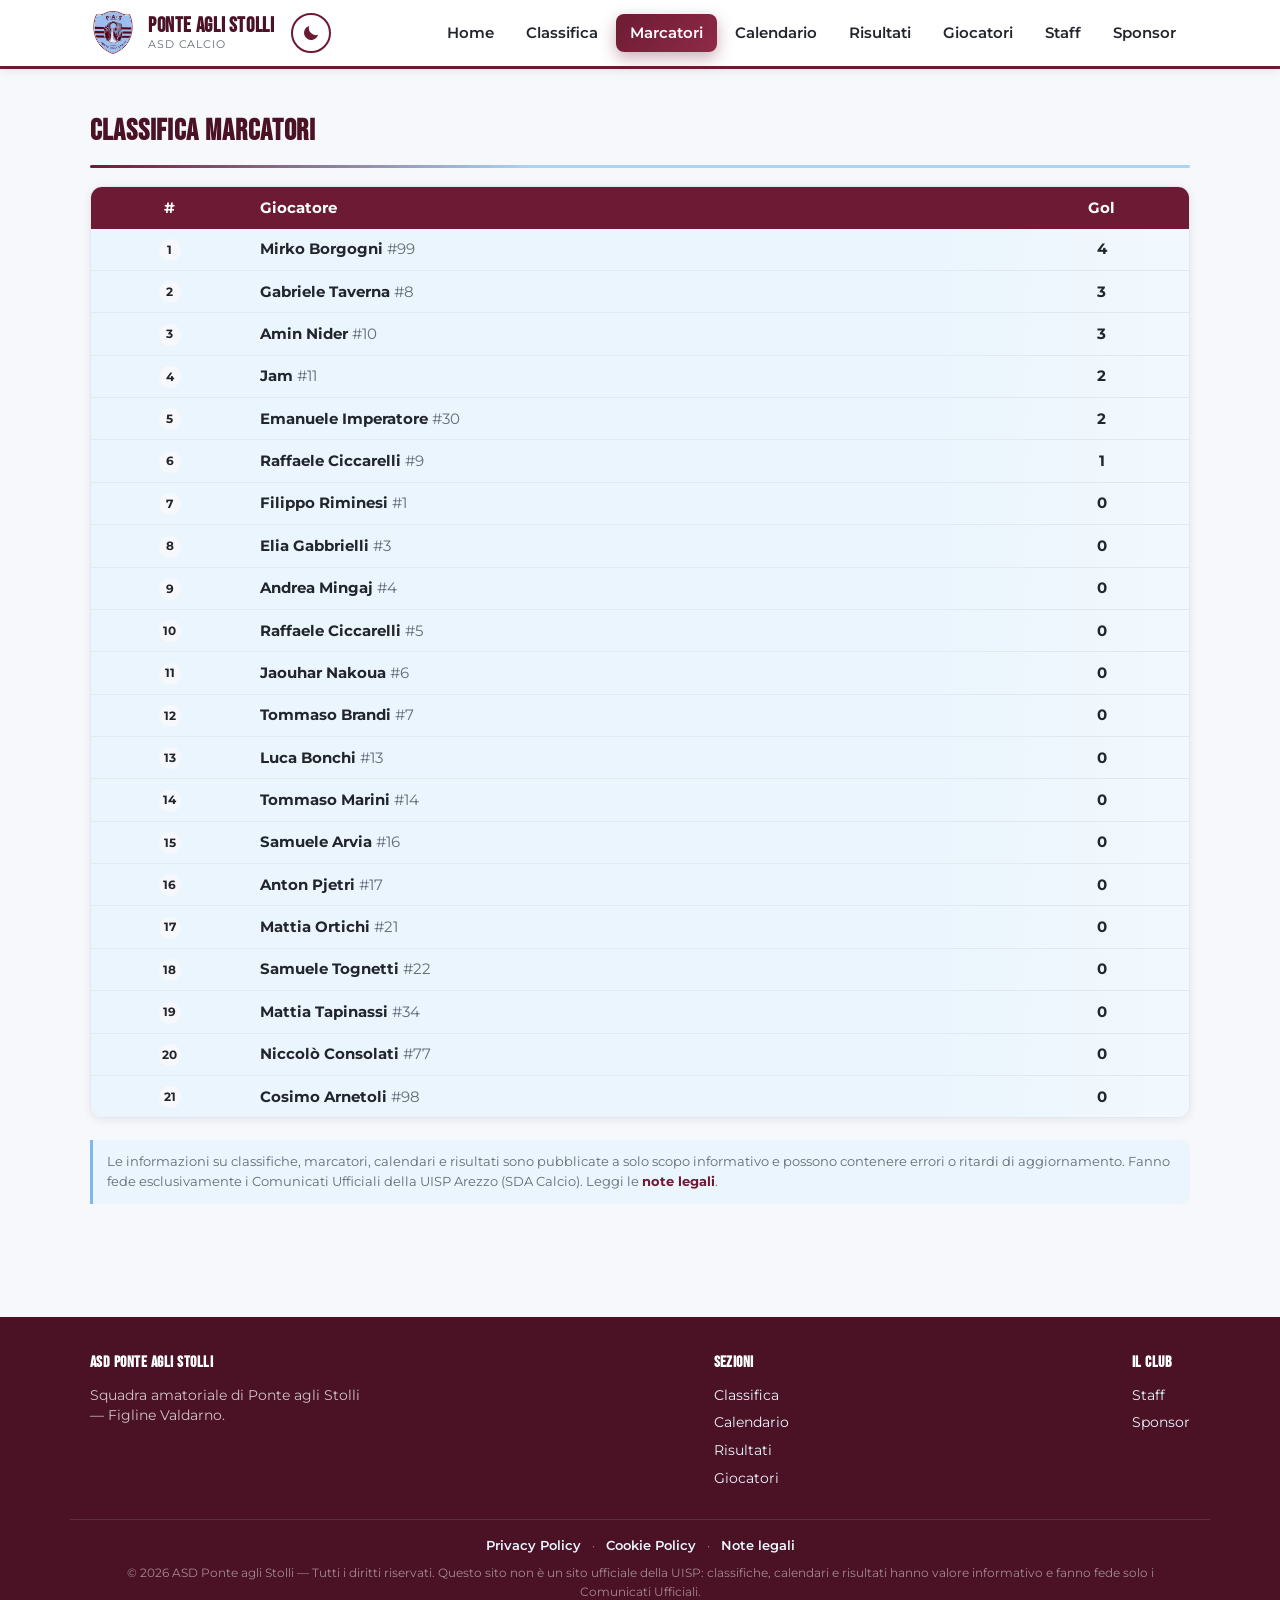
<file: marcatori.html>
<!doctype html>
<html lang="it">
<head>
<meta charset="UTF-8">
<meta name="viewport" content="width=device-width, initial-scale=1.0">
<title>Classifica Marcatori | ASD Ponte agli Stolli</title>
<meta name="description" content="Classifica marcatori della ASD Ponte agli Stolli: i gol segnati in Campionato e Coppa dai giocatori della squadra.">
<link rel="canonical" href="https://asdponteaglistolli.it/marcatori.html">
<meta name="theme-color" content="#6d1b34">
<meta property="og:type" content="website">
<meta property="og:site_name" content="ASD Ponte agli Stolli">
<meta property="og:locale" content="it_IT">
<meta property="og:title" content="Classifica Marcatori | ASD Ponte agli Stolli">
<meta property="og:description" content="Classifica marcatori della ASD Ponte agli Stolli: i gol segnati in Campionato e Coppa dai giocatori della squadra.">
<meta property="og:url" content="https://asdponteaglistolli.it/marcatori.html">
<meta property="og:image" content="https://asdponteaglistolli.it/assets/img/og-image.jpg">
<meta property="og:image:width" content="1200">
<meta property="og:image:height" content="630">
<meta property="og:image:alt" content="Stemma della ASD Ponte agli Stolli">
<meta name="twitter:card" content="summary_large_image">
<link rel="icon" href="favicon.ico" sizes="any">
<link rel="icon" type="image/png" sizes="32x32" href="assets/img/favicon-32.png">
<link rel="apple-touch-icon" href="assets/img/apple-touch-icon.png">
<link rel="manifest" href="manifest.json">
<link rel="preload" href="assets/fonts/montserrat-latin.woff2" as="font" type="font/woff2" crossorigin>
<link rel="preload" href="assets/fonts/bebas-neue-latin.woff2" as="font" type="font/woff2" crossorigin>
<link rel="stylesheet" href="assets/css/style.css">
<link rel="stylesheet" href="assets/css/fx.css">
<link rel="stylesheet" href="assets/css/fx2.css">
<script>try{var d=JSON.parse(sessionStorage.getItem('fx-vt')||'null');sessionStorage.removeItem('fx-vt');var h=document.documentElement;if(d&&Date.now()-d.t<8000){h.style.setProperty('--vt-x',d.x+'px');h.style.setProperty('--vt-y',d.y+'px');h.style.setProperty('--vt-r',d.r+'px');h.classList.add('fx-vt-wipe')}if(localStorage.getItem('pas-theme')==='dark')h.setAttribute('data-theme','dark')}catch(e){}</script>
</head>
<body data-page="marcatori">

<header class="site-header">
  <div class="container">
    <a href="index.html" class="brand" style="text-decoration:none;">
      <img src="assets/img/logo.png" alt="Stemma ASD Ponte agli Stolli" class="brand-logo">
      <div class="brand-text">
        <strong>Ponte agli Stolli</strong>
        <span>ASD Calcio</span>
      </div>
    </a>
    <button class="nav-toggle" aria-label="Menu"><span></span><span></span><span></span></button>
    <nav class="main-nav">
      <ul>
        <li><a href="index.html" data-page="home">Home</a></li>
        <li><a href="classifica.html" data-page="classifica">Classifica</a></li>
        <li><a href="marcatori.html" data-page="marcatori">Marcatori</a></li>
        <li><a href="calendario.html" data-page="calendario">Calendario</a></li>
        <li><a href="risultati.html" data-page="risultati">Risultati</a></li>
        <li><a href="rosa.html" data-page="rosa">Giocatori</a></li>
        <li><a href="staff.html" data-page="staff">Staff</a></li>
        <li><a href="sponsor.html" data-page="sponsor">Sponsor</a></li>
      </ul>
    </nav>
  </div>
</header>

<div class="container">
  <section class="section">
    <div class="section-title"><h2>Classifica Marcatori</h2></div>
    <div class="table-wrap">
      <table id="marcatori-table">
        <thead>
          <tr>
            <th class="center">#</th>
            <th>Giocatore</th>
            <th class="center">Gol</th>
          </tr>
        </thead>
        <tbody id="marcatori-body"></tbody>
      </table>
    </div>
    <p class="disclaimer-note">Le informazioni su classifiche, marcatori, calendari e risultati sono pubblicate a solo scopo informativo e possono contenere errori o ritardi di aggiornamento. Fanno fede esclusivamente i Comunicati Ufficiali della UISP Arezzo (SDA Calcio). Leggi le <a href="note-legali.html">note legali</a>.</p>
  </section>
</div>

<footer class="site-footer">
  <div class="container">
    <div>
      <h4>ASD Ponte agli Stolli</h4>
      <p style="max-width:280px;color:rgba(255,255,255,0.75);font-size:0.85rem;">Squadra amatoriale di Ponte agli Stolli — Figline Valdarno.</p>
    </div>
    <div>
      <h4>Sezioni</h4>
      <ul>
        <li><a href="classifica.html">Classifica</a></li>
        <li><a href="calendario.html">Calendario</a></li>
        <li><a href="risultati.html">Risultati</a></li>
        <li><a href="rosa.html">Giocatori</a></li>
      </ul>
    </div>
    <div>
      <h4>Il Club</h4>
      <ul>
        <li><a href="staff.html">Staff</a></li>
        <li><a href="sponsor.html">Sponsor</a></li>
        <li data-social="instagram" hidden><a href="#" target="_blank" rel="noopener">Instagram</a></li>
      </ul>
    </div>
  </div>
  <div class="footer-bottom container">
    <nav class="footer-legal" aria-label="Informazioni legali"><a href="privacy.html">Privacy Policy</a> · <a href="cookie.html">Cookie Policy</a> · <a href="note-legali.html">Note legali</a></nav>
    <p>&copy; 2026 ASD Ponte agli Stolli — Tutti i diritti riservati. Questo sito non è un sito ufficiale della UISP: classifiche, calendari e risultati hanno valore informativo e fanno fede solo i Comunicati Ufficiali.</p>
  </div>
</footer>

<script src="assets/js/data.js"></script>
<script src="assets/js/main.js"></script>
<script>renderMarcatori("#marcatori-body");</script>
<script src="assets/js/fx.js"></script>
<script src="assets/js/fx2.js"></script>
</body>
</html>
</file>
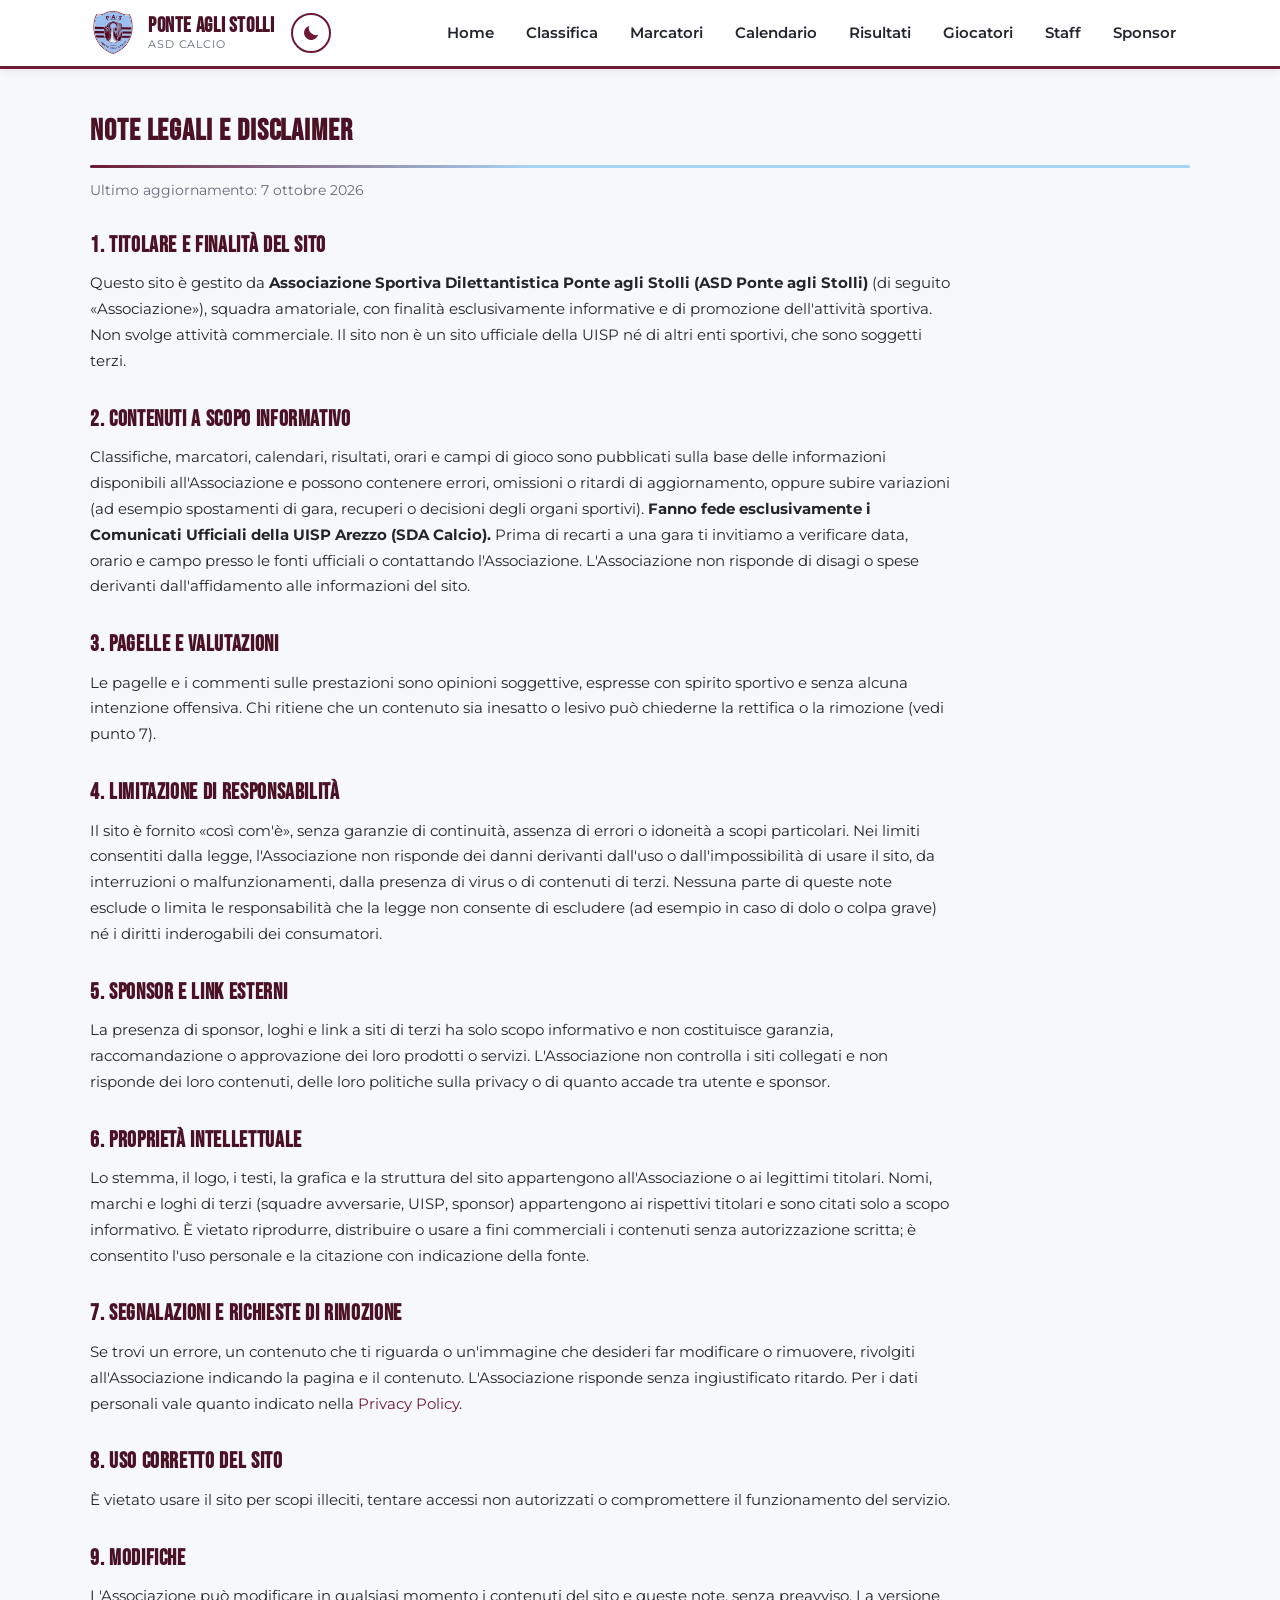
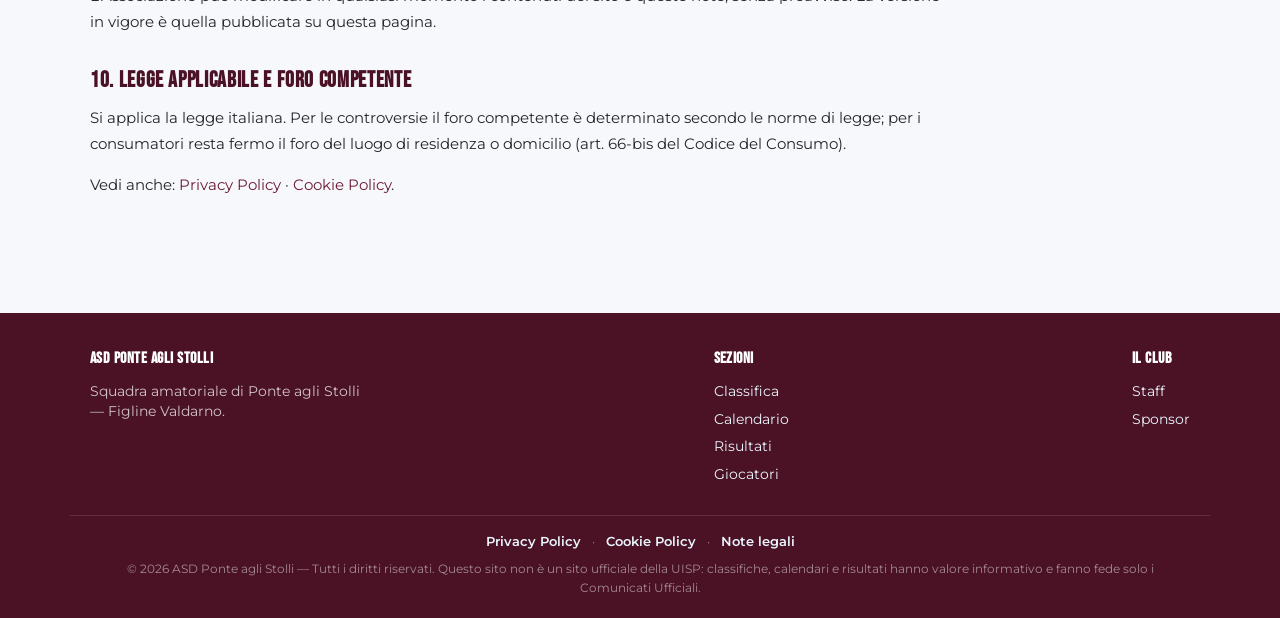
<file: note-legali.html>
<!doctype html>
<html lang="it">
<head>
<meta charset="UTF-8">
<meta name="viewport" content="width=device-width, initial-scale=1.0">
<title>Note legali | ASD Ponte agli Stolli</title>
<meta name="description" content="Note legali e disclaimer del sito della ASD Ponte agli Stolli.">
<link rel="canonical" href="https://asdponteaglistolli.it/note-legali.html">
<meta name="theme-color" content="#6d1b34">
<meta property="og:type" content="website">
<meta property="og:site_name" content="ASD Ponte agli Stolli">
<meta property="og:locale" content="it_IT">
<meta property="og:title" content="Note legali | ASD Ponte agli Stolli">
<meta property="og:description" content="Note legali e disclaimer del sito della ASD Ponte agli Stolli.">
<meta property="og:url" content="https://asdponteaglistolli.it/note-legali.html">
<meta property="og:image" content="https://asdponteaglistolli.it/assets/img/og-image.jpg">
<meta property="og:image:width" content="1200">
<meta property="og:image:height" content="630">
<meta property="og:image:alt" content="Stemma della ASD Ponte agli Stolli">
<meta name="twitter:card" content="summary_large_image">
<link rel="icon" href="favicon.ico" sizes="any">
<link rel="icon" type="image/png" sizes="32x32" href="assets/img/favicon-32.png">
<link rel="apple-touch-icon" href="assets/img/apple-touch-icon.png">
<link rel="manifest" href="manifest.json">
<link rel="preload" href="assets/fonts/montserrat-latin.woff2" as="font" type="font/woff2" crossorigin>
<link rel="preload" href="assets/fonts/bebas-neue-latin.woff2" as="font" type="font/woff2" crossorigin>
<link rel="stylesheet" href="assets/css/style.css">
<link rel="stylesheet" href="assets/css/fx.css">
<link rel="stylesheet" href="assets/css/fx2.css">
<script>try{var d=JSON.parse(sessionStorage.getItem('fx-vt')||'null');sessionStorage.removeItem('fx-vt');var h=document.documentElement;if(d&&Date.now()-d.t<8000){h.style.setProperty('--vt-x',d.x+'px');h.style.setProperty('--vt-y',d.y+'px');h.style.setProperty('--vt-r',d.r+'px');h.classList.add('fx-vt-wipe')}if(localStorage.getItem('pas-theme')==='dark')h.setAttribute('data-theme','dark')}catch(e){}</script>
</head>
<body data-page="note-legali">

<header class="site-header">
  <div class="container">
    <a href="index.html" class="brand" style="text-decoration:none;">
      <img src="assets/img/logo.png" alt="Stemma ASD Ponte agli Stolli" class="brand-logo">
      <div class="brand-text">
        <strong>Ponte agli Stolli</strong>
        <span>ASD Calcio</span>
      </div>
    </a>
    <button class="nav-toggle" aria-label="Menu"><span></span><span></span><span></span></button>
    <nav class="main-nav">
      <ul>
        <li><a href="index.html" data-page="home">Home</a></li>
        <li><a href="classifica.html" data-page="classifica">Classifica</a></li>
        <li><a href="marcatori.html" data-page="marcatori">Marcatori</a></li>
        <li><a href="calendario.html" data-page="calendario">Calendario</a></li>
        <li><a href="risultati.html" data-page="risultati">Risultati</a></li>
        <li><a href="rosa.html" data-page="rosa">Giocatori</a></li>
        <li><a href="staff.html" data-page="staff">Staff</a></li>
        <li><a href="sponsor.html" data-page="sponsor">Sponsor</a></li>
      </ul>
    </nav>
  </div>
</header>

<div class="container">
  <section class="section">
    <div class="section-title"><h2>Note legali e disclaimer</h2></div>
    <p class="legal-meta">Ultimo aggiornamento: <span data-societa="aggiornamento"></span></p>
    <div class="legal-body">
      <h3>1. Titolare e finalità del sito</h3>
      <p>Questo sito è gestito da <strong><span data-societa="denominazione"></span></strong> (di seguito &laquo;Associazione&raquo;), squadra amatoriale, con finalità esclusivamente informative e di promozione dell'attività sportiva. Non svolge attività commerciale. Il sito non è un sito ufficiale della UISP né di altri enti sportivi, che sono soggetti terzi.</p>

      <h3>2. Contenuti a scopo informativo</h3>
      <p>Classifiche, marcatori, calendari, risultati, orari e campi di gioco sono pubblicati sulla base delle informazioni disponibili all'Associazione e possono contenere errori, omissioni o ritardi di aggiornamento, oppure subire variazioni (ad esempio spostamenti di gara, recuperi o decisioni degli organi sportivi). <strong>Fanno fede esclusivamente i Comunicati Ufficiali della UISP Arezzo (SDA Calcio).</strong> Prima di recarti a una gara ti invitiamo a verificare data, orario e campo presso le fonti ufficiali o contattando l'Associazione. L'Associazione non risponde di disagi o spese derivanti dall'affidamento alle informazioni del sito.</p>

      <h3>3. Pagelle e valutazioni</h3>
      <p>Le pagelle e i commenti sulle prestazioni sono opinioni soggettive, espresse con spirito sportivo e senza alcuna intenzione offensiva. Chi ritiene che un contenuto sia inesatto o lesivo può chiederne la rettifica o la rimozione (vedi punto 7).</p>

      <h3>4. Limitazione di responsabilità</h3>
      <p>Il sito è fornito &laquo;così com'è&raquo;, senza garanzie di continuità, assenza di errori o idoneità a scopi particolari. Nei limiti consentiti dalla legge, l'Associazione non risponde dei danni derivanti dall'uso o dall'impossibilità di usare il sito, da interruzioni o malfunzionamenti, dalla presenza di virus o di contenuti di terzi. Nessuna parte di queste note esclude o limita le responsabilità che la legge non consente di escludere (ad esempio in caso di dolo o colpa grave) né i diritti inderogabili dei consumatori.</p>

      <h3>5. Sponsor e link esterni</h3>
      <p>La presenza di sponsor, loghi e link a siti di terzi ha solo scopo informativo e non costituisce garanzia, raccomandazione o approvazione dei loro prodotti o servizi. L'Associazione non controlla i siti collegati e non risponde dei loro contenuti, delle loro politiche sulla privacy o di quanto accade tra utente e sponsor.</p>

      <h3>6. Proprietà intellettuale</h3>
      <p>Lo stemma, il logo, i testi, la grafica e la struttura del sito appartengono all'Associazione o ai legittimi titolari. Nomi, marchi e loghi di terzi (squadre avversarie, UISP, sponsor) appartengono ai rispettivi titolari e sono citati solo a scopo informativo. È vietato riprodurre, distribuire o usare a fini commerciali i contenuti senza autorizzazione scritta; è consentito l'uso personale e la citazione con indicazione della fonte.</p>

      <h3>7. Segnalazioni e richieste di rimozione</h3>
      <p>Se trovi un errore, un contenuto che ti riguarda o un'immagine che desideri far modificare o rimuovere, <span data-se="email" data-altrimenti="rivolgiti all'Associazione">scrivi a <span data-societa="email"></span></span> indicando la pagina e il contenuto. L'Associazione risponde senza ingiustificato ritardo. Per i dati personali vale quanto indicato nella <a href="privacy.html">Privacy Policy</a>.</p>

      <h3>8. Uso corretto del sito</h3>
      <p>È vietato usare il sito per scopi illeciti, tentare accessi non autorizzati o compromettere il funzionamento del servizio.</p>

      <h3>9. Modifiche</h3>
      <p>L'Associazione può modificare in qualsiasi momento i contenuti del sito e queste note, senza preavviso. La versione in vigore è quella pubblicata su questa pagina.</p>

      <h3>10. Legge applicabile e foro competente</h3>
      <p>Si applica la legge italiana. Per le controversie il foro competente è determinato secondo le norme di legge; per i consumatori resta fermo il foro del luogo di residenza o domicilio (art. 66-bis del Codice del Consumo).</p>

      <p>Vedi anche: <a href="privacy.html">Privacy Policy</a> · <a href="cookie.html">Cookie Policy</a>.</p>
    </div>
  </section>
</div>

<footer class="site-footer">
  <div class="container">
    <div>
      <h4>ASD Ponte agli Stolli</h4>
      <p style="max-width:280px;color:rgba(255,255,255,0.75);font-size:0.85rem;">Squadra amatoriale di Ponte agli Stolli — Figline Valdarno.</p>
    </div>
    <div>
      <h4>Sezioni</h4>
      <ul>
        <li><a href="classifica.html">Classifica</a></li>
        <li><a href="calendario.html">Calendario</a></li>
        <li><a href="risultati.html">Risultati</a></li>
        <li><a href="rosa.html">Giocatori</a></li>
      </ul>
    </div>
    <div>
      <h4>Il Club</h4>
      <ul>
        <li><a href="staff.html">Staff</a></li>
        <li><a href="sponsor.html">Sponsor</a></li>
        <li data-social="instagram" hidden><a href="#" target="_blank" rel="noopener">Instagram</a></li>
      </ul>
    </div>
  </div>
  <div class="footer-bottom container">
    <nav class="footer-legal" aria-label="Informazioni legali"><a href="privacy.html">Privacy Policy</a> · <a href="cookie.html">Cookie Policy</a> · <a href="note-legali.html">Note legali</a></nav>
    <p>&copy; 2026 ASD Ponte agli Stolli — Tutti i diritti riservati. Questo sito non è un sito ufficiale della UISP: classifiche, calendari e risultati hanno valore informativo e fanno fede solo i Comunicati Ufficiali.</p>
  </div>
</footer>

<script src="assets/js/data.js"></script>
<script src="assets/js/main.js"></script>
<script src="assets/js/fx.js"></script>
<script src="assets/js/fx2.js"></script>
</body>
</html>
</file>
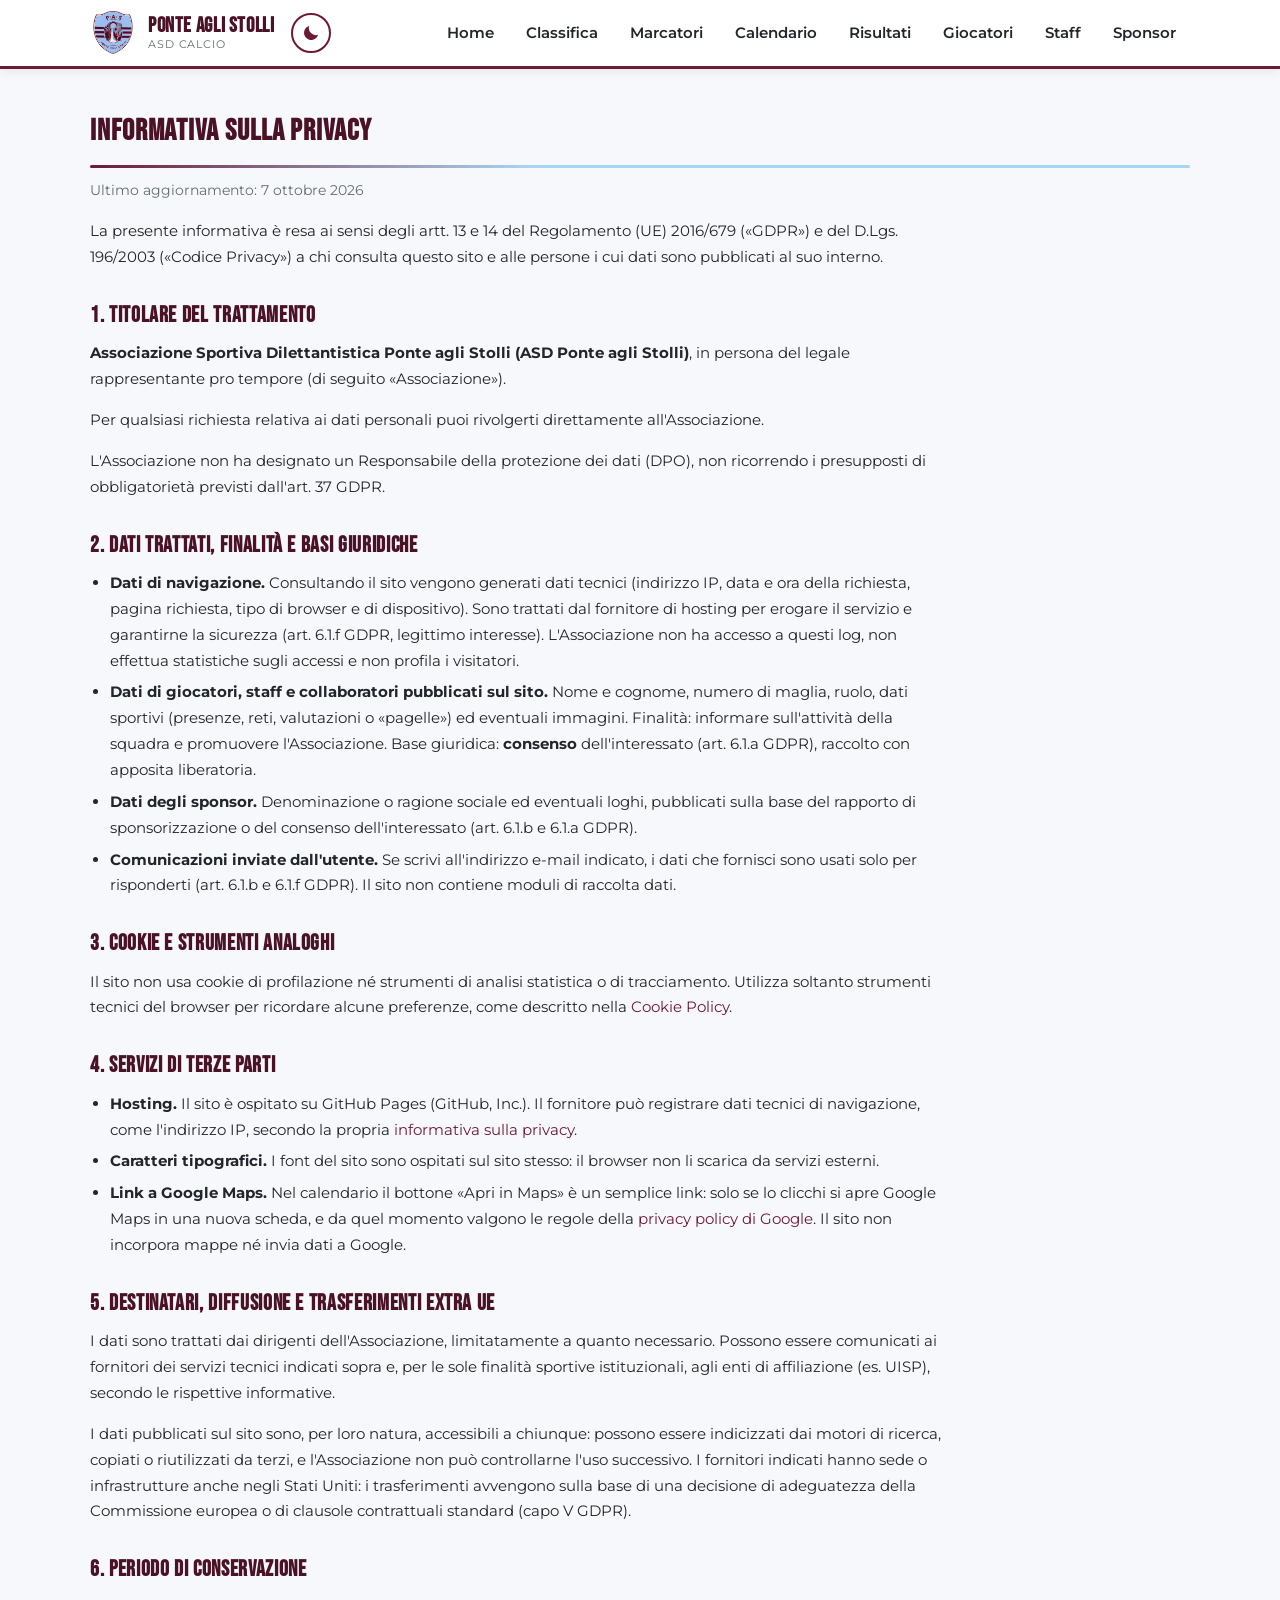
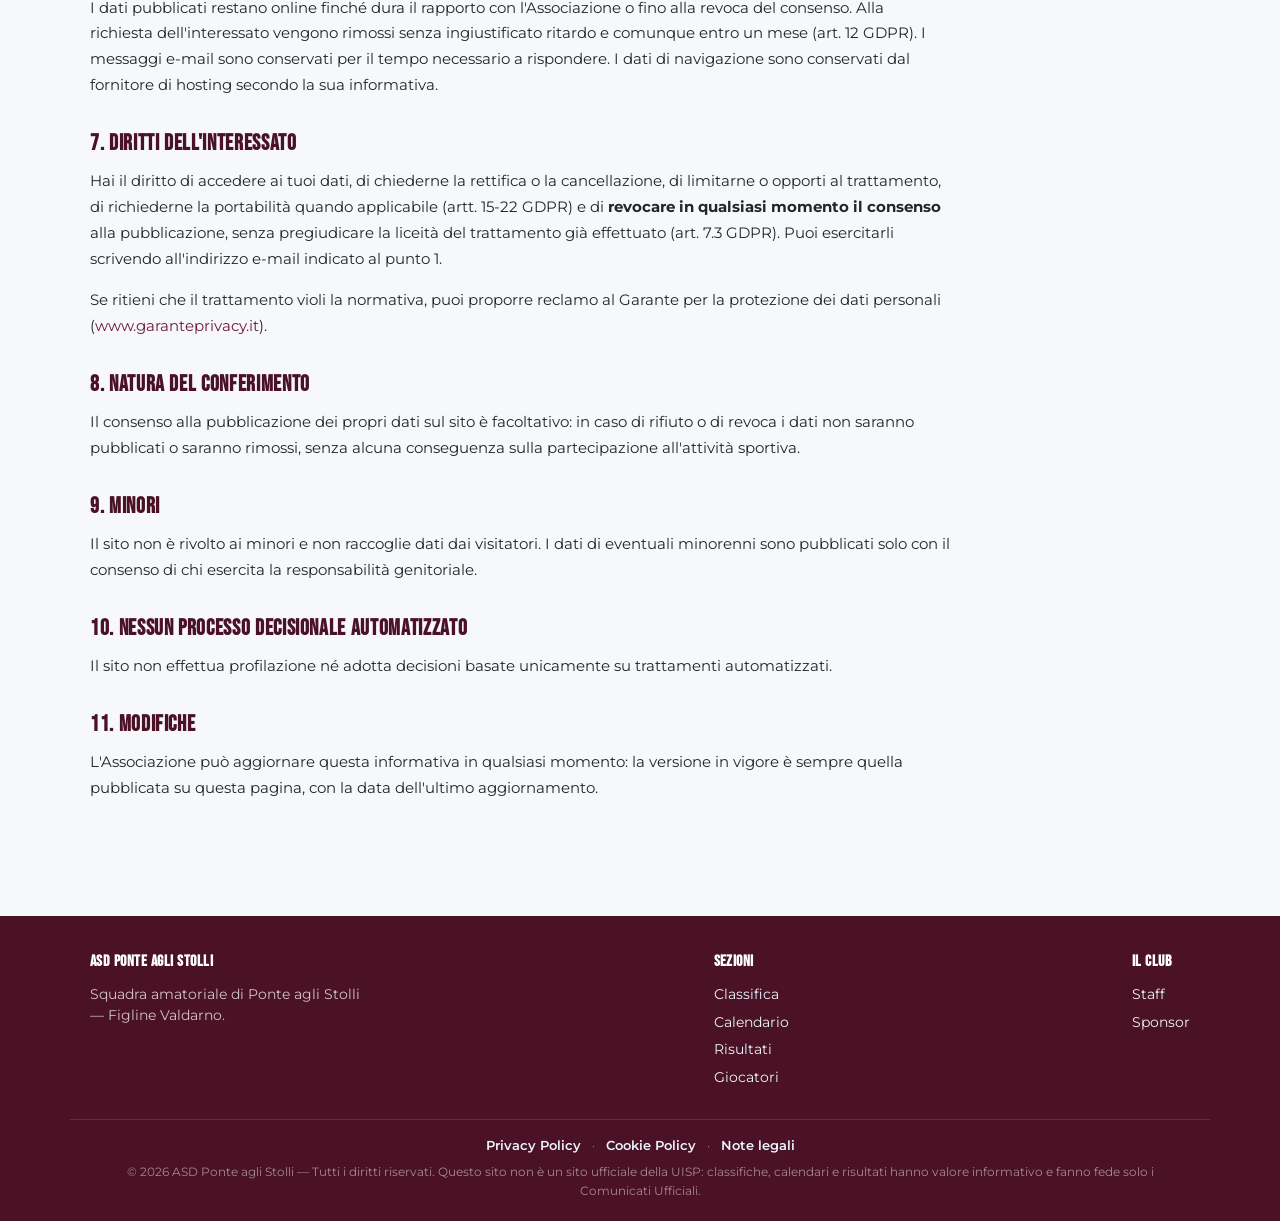
<file: privacy.html>
<!doctype html>
<html lang="it">
<head>
<meta charset="UTF-8">
<meta name="viewport" content="width=device-width, initial-scale=1.0">
<title>Privacy Policy | ASD Ponte agli Stolli</title>
<meta name="description" content="Informativa sulla privacy del sito della ASD Ponte agli Stolli (artt. 13 e 14 GDPR).">
<link rel="canonical" href="https://asdponteaglistolli.it/privacy.html">
<meta name="theme-color" content="#6d1b34">
<meta property="og:type" content="website">
<meta property="og:site_name" content="ASD Ponte agli Stolli">
<meta property="og:locale" content="it_IT">
<meta property="og:title" content="Privacy Policy | ASD Ponte agli Stolli">
<meta property="og:description" content="Informativa sulla privacy del sito della ASD Ponte agli Stolli (artt. 13 e 14 GDPR).">
<meta property="og:url" content="https://asdponteaglistolli.it/privacy.html">
<meta property="og:image" content="https://asdponteaglistolli.it/assets/img/og-image.jpg">
<meta property="og:image:width" content="1200">
<meta property="og:image:height" content="630">
<meta property="og:image:alt" content="Stemma della ASD Ponte agli Stolli">
<meta name="twitter:card" content="summary_large_image">
<link rel="icon" href="favicon.ico" sizes="any">
<link rel="icon" type="image/png" sizes="32x32" href="assets/img/favicon-32.png">
<link rel="apple-touch-icon" href="assets/img/apple-touch-icon.png">
<link rel="manifest" href="manifest.json">
<link rel="preload" href="assets/fonts/montserrat-latin.woff2" as="font" type="font/woff2" crossorigin>
<link rel="preload" href="assets/fonts/bebas-neue-latin.woff2" as="font" type="font/woff2" crossorigin>
<link rel="stylesheet" href="assets/css/style.css">
<link rel="stylesheet" href="assets/css/fx.css">
<link rel="stylesheet" href="assets/css/fx2.css">
<script>try{var d=JSON.parse(sessionStorage.getItem('fx-vt')||'null');sessionStorage.removeItem('fx-vt');var h=document.documentElement;if(d&&Date.now()-d.t<8000){h.style.setProperty('--vt-x',d.x+'px');h.style.setProperty('--vt-y',d.y+'px');h.style.setProperty('--vt-r',d.r+'px');h.classList.add('fx-vt-wipe')}if(localStorage.getItem('pas-theme')==='dark')h.setAttribute('data-theme','dark')}catch(e){}</script>
</head>
<body data-page="privacy">

<header class="site-header">
  <div class="container">
    <a href="index.html" class="brand" style="text-decoration:none;">
      <img src="assets/img/logo.png" alt="Stemma ASD Ponte agli Stolli" class="brand-logo">
      <div class="brand-text">
        <strong>Ponte agli Stolli</strong>
        <span>ASD Calcio</span>
      </div>
    </a>
    <button class="nav-toggle" aria-label="Menu"><span></span><span></span><span></span></button>
    <nav class="main-nav">
      <ul>
        <li><a href="index.html" data-page="home">Home</a></li>
        <li><a href="classifica.html" data-page="classifica">Classifica</a></li>
        <li><a href="marcatori.html" data-page="marcatori">Marcatori</a></li>
        <li><a href="calendario.html" data-page="calendario">Calendario</a></li>
        <li><a href="risultati.html" data-page="risultati">Risultati</a></li>
        <li><a href="rosa.html" data-page="rosa">Giocatori</a></li>
        <li><a href="staff.html" data-page="staff">Staff</a></li>
        <li><a href="sponsor.html" data-page="sponsor">Sponsor</a></li>
      </ul>
    </nav>
  </div>
</header>

<div class="container">
  <section class="section">
    <div class="section-title"><h2>Informativa sulla privacy</h2></div>
    <p class="legal-meta">Ultimo aggiornamento: <span data-societa="aggiornamento"></span></p>
    <div class="legal-body">
      <p>La presente informativa è resa ai sensi degli artt. 13 e 14 del Regolamento (UE) 2016/679 (&laquo;GDPR&raquo;) e del D.Lgs. 196/2003 (&laquo;Codice Privacy&raquo;) a chi consulta questo sito e alle persone i cui dati sono pubblicati al suo interno.</p>

      <h3>1. Titolare del trattamento</h3>
      <p><strong><span data-societa="denominazione"></span></strong><span data-se="sede">, con sede in <span data-societa="sede"></span></span><span data-se="codiceFiscale">, codice fiscale <span data-societa="codiceFiscale"></span></span>, in persona del legale rappresentante pro tempore (di seguito &laquo;Associazione&raquo;).</p>
      <p>Per qualsiasi richiesta relativa ai dati personali <span data-se="email" data-altrimenti="puoi rivolgerti direttamente all'Associazione">puoi scrivere a: <span data-societa="email"></span></span>.</p>
      <p data-riga>PEC: <span data-societa="pec" data-opzionale></span></p>
      <p>L'Associazione non ha designato un Responsabile della protezione dei dati (DPO), non ricorrendo i presupposti di obbligatorietà previsti dall'art. 37 GDPR.</p>

      <h3>2. Dati trattati, finalità e basi giuridiche</h3>
      <ul>
        <li><strong>Dati di navigazione.</strong> Consultando il sito vengono generati dati tecnici (indirizzo IP, data e ora della richiesta, pagina richiesta, tipo di browser e di dispositivo). Sono trattati dal fornitore di hosting per erogare il servizio e garantirne la sicurezza (art. 6.1.f GDPR, legittimo interesse). L'Associazione non ha accesso a questi log, non effettua statistiche sugli accessi e non profila i visitatori.</li>
        <li><strong>Dati di giocatori, staff e collaboratori pubblicati sul sito.</strong> Nome e cognome, numero di maglia, ruolo, dati sportivi (presenze, reti, valutazioni o &laquo;pagelle&raquo;) ed eventuali immagini. Finalità: informare sull'attività della squadra e promuovere l'Associazione. Base giuridica: <strong>consenso</strong> dell'interessato (art. 6.1.a GDPR), raccolto con apposita liberatoria.</li>
        <li><strong>Dati degli sponsor.</strong> Denominazione o ragione sociale ed eventuali loghi, pubblicati sulla base del rapporto di sponsorizzazione o del consenso dell'interessato (art. 6.1.b e 6.1.a GDPR).</li>
        <li><strong>Comunicazioni inviate dall'utente.</strong> Se scrivi all'indirizzo e-mail indicato, i dati che fornisci sono usati solo per risponderti (art. 6.1.b e 6.1.f GDPR). Il sito non contiene moduli di raccolta dati.</li>
      </ul>

      <h3>3. Cookie e strumenti analoghi</h3>
      <p>Il sito non usa cookie di profilazione né strumenti di analisi statistica o di tracciamento. Utilizza soltanto strumenti tecnici del browser per ricordare alcune preferenze, come descritto nella <a href="cookie.html">Cookie Policy</a>.</p>

      <h3>4. Servizi di terze parti</h3>
      <ul>
        <li><strong>Hosting.</strong> Il sito è ospitato su GitHub Pages (GitHub, Inc.). Il fornitore può registrare dati tecnici di navigazione, come l'indirizzo IP, secondo la propria <a href="https://docs.github.com/en/site-policy/privacy-policies/github-general-privacy-statement" target="_blank" rel="noopener">informativa sulla privacy</a>.</li>
        <li><strong>Caratteri tipografici.</strong> I font del sito sono ospitati sul sito stesso: il browser non li scarica da servizi esterni.</li>
        <li><strong>Link a Google Maps.</strong> Nel calendario il bottone &laquo;Apri in Maps&raquo; è un semplice link: solo se lo clicchi si apre Google Maps in una nuova scheda, e da quel momento valgono le regole della <a href="https://policies.google.com/privacy" target="_blank" rel="noopener">privacy policy di Google</a>. Il sito non incorpora mappe né invia dati a Google.</li>
      </ul>

      <h3>5. Destinatari, diffusione e trasferimenti extra UE</h3>
      <p>I dati sono trattati dai dirigenti dell'Associazione, limitatamente a quanto necessario. Possono essere comunicati ai fornitori dei servizi tecnici indicati sopra e, per le sole finalità sportive istituzionali, agli enti di affiliazione (es. UISP), secondo le rispettive informative.</p>
      <p>I dati pubblicati sul sito sono, per loro natura, accessibili a chiunque: possono essere indicizzati dai motori di ricerca, copiati o riutilizzati da terzi, e l'Associazione non può controllarne l'uso successivo. I fornitori indicati hanno sede o infrastrutture anche negli Stati Uniti: i trasferimenti avvengono sulla base di una decisione di adeguatezza della Commissione europea o di clausole contrattuali standard (capo V GDPR).</p>

      <h3>6. Periodo di conservazione</h3>
      <p>I dati pubblicati restano online finché dura il rapporto con l'Associazione o fino alla revoca del consenso. Alla richiesta dell'interessato vengono rimossi senza ingiustificato ritardo e comunque entro un mese (art. 12 GDPR). I messaggi e-mail sono conservati per il tempo necessario a rispondere. I dati di navigazione sono conservati dal fornitore di hosting secondo la sua informativa.</p>

      <h3>7. Diritti dell'interessato</h3>
      <p>Hai il diritto di accedere ai tuoi dati, di chiederne la rettifica o la cancellazione, di limitarne o opporti al trattamento, di richiederne la portabilità quando applicabile (artt. 15-22 GDPR) e di <strong>revocare in qualsiasi momento il consenso</strong> alla pubblicazione, senza pregiudicare la liceità del trattamento già effettuato (art. 7.3 GDPR). Puoi esercitarli scrivendo all'indirizzo e-mail indicato al punto 1.</p>
      <p>Se ritieni che il trattamento violi la normativa, puoi proporre reclamo al Garante per la protezione dei dati personali (<a href="https://www.garanteprivacy.it" target="_blank" rel="noopener">www.garanteprivacy.it</a>).</p>

      <h3>8. Natura del conferimento</h3>
      <p>Il consenso alla pubblicazione dei propri dati sul sito è facoltativo: in caso di rifiuto o di revoca i dati non saranno pubblicati o saranno rimossi, senza alcuna conseguenza sulla partecipazione all'attività sportiva.</p>

      <h3>9. Minori</h3>
      <p>Il sito non è rivolto ai minori e non raccoglie dati dai visitatori. I dati di eventuali minorenni sono pubblicati solo con il consenso di chi esercita la responsabilità genitoriale.</p>

      <h3>10. Nessun processo decisionale automatizzato</h3>
      <p>Il sito non effettua profilazione né adotta decisioni basate unicamente su trattamenti automatizzati.</p>

      <h3>11. Modifiche</h3>
      <p>L'Associazione può aggiornare questa informativa in qualsiasi momento: la versione in vigore è sempre quella pubblicata su questa pagina, con la data dell'ultimo aggiornamento.</p>
    </div>
  </section>
</div>

<footer class="site-footer">
  <div class="container">
    <div>
      <h4>ASD Ponte agli Stolli</h4>
      <p style="max-width:280px;color:rgba(255,255,255,0.75);font-size:0.85rem;">Squadra amatoriale di Ponte agli Stolli — Figline Valdarno.</p>
    </div>
    <div>
      <h4>Sezioni</h4>
      <ul>
        <li><a href="classifica.html">Classifica</a></li>
        <li><a href="calendario.html">Calendario</a></li>
        <li><a href="risultati.html">Risultati</a></li>
        <li><a href="rosa.html">Giocatori</a></li>
      </ul>
    </div>
    <div>
      <h4>Il Club</h4>
      <ul>
        <li><a href="staff.html">Staff</a></li>
        <li><a href="sponsor.html">Sponsor</a></li>
        <li data-social="instagram" hidden><a href="#" target="_blank" rel="noopener">Instagram</a></li>
      </ul>
    </div>
  </div>
  <div class="footer-bottom container">
    <nav class="footer-legal" aria-label="Informazioni legali"><a href="privacy.html">Privacy Policy</a> · <a href="cookie.html">Cookie Policy</a> · <a href="note-legali.html">Note legali</a></nav>
    <p>&copy; 2026 ASD Ponte agli Stolli — Tutti i diritti riservati. Questo sito non è un sito ufficiale della UISP: classifiche, calendari e risultati hanno valore informativo e fanno fede solo i Comunicati Ufficiali.</p>
  </div>
</footer>

<script src="assets/js/data.js"></script>
<script src="assets/js/main.js"></script>
<script src="assets/js/fx.js"></script>
<script src="assets/js/fx2.js"></script>
</body>
</html>
</file>
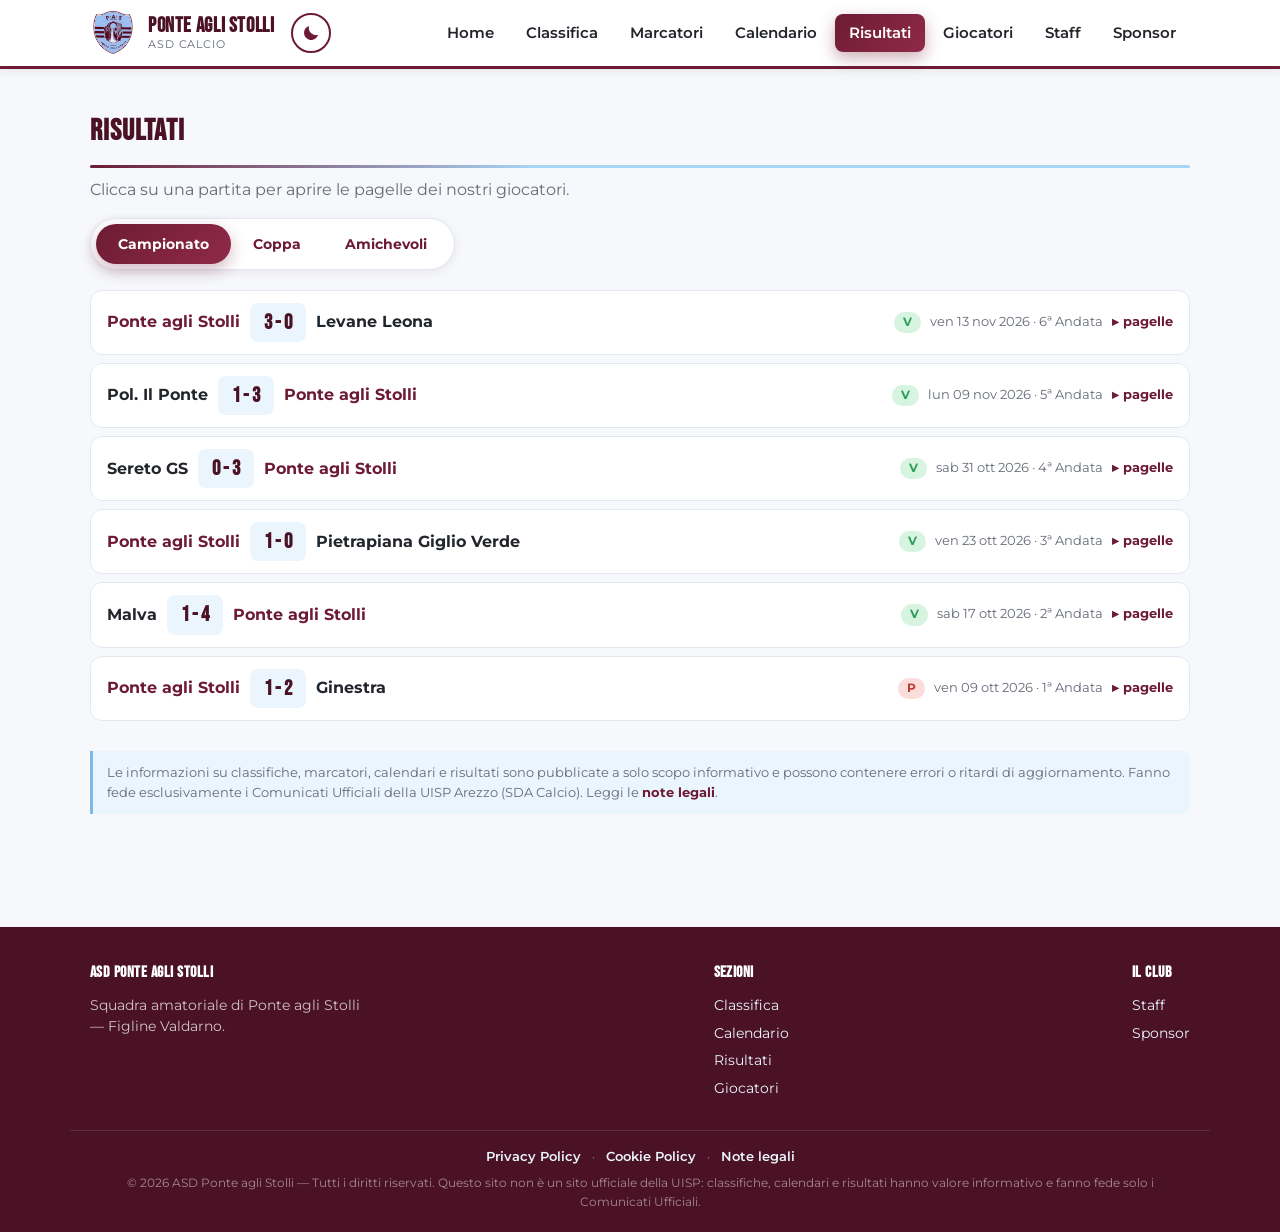
<file: risultati.html>
<!doctype html>
<html lang="it">
<head>
<meta charset="UTF-8">
<meta name="viewport" content="width=device-width, initial-scale=1.0">
<title>Risultati e Pagelle | ASD Ponte agli Stolli</title>
<meta name="description" content="Risultati delle partite della ASD Ponte agli Stolli e pagelle dei giocatori: Campionato, Coppa e amichevoli.">
<link rel="canonical" href="https://asdponteaglistolli.it/risultati.html">
<meta name="theme-color" content="#6d1b34">
<meta property="og:type" content="website">
<meta property="og:site_name" content="ASD Ponte agli Stolli">
<meta property="og:locale" content="it_IT">
<meta property="og:title" content="Risultati e Pagelle | ASD Ponte agli Stolli">
<meta property="og:description" content="Risultati delle partite della ASD Ponte agli Stolli e pagelle dei giocatori: Campionato, Coppa e amichevoli.">
<meta property="og:url" content="https://asdponteaglistolli.it/risultati.html">
<meta property="og:image" content="https://asdponteaglistolli.it/assets/img/og-image.jpg">
<meta property="og:image:width" content="1200">
<meta property="og:image:height" content="630">
<meta property="og:image:alt" content="Stemma della ASD Ponte agli Stolli">
<meta name="twitter:card" content="summary_large_image">
<link rel="icon" href="favicon.ico" sizes="any">
<link rel="icon" type="image/png" sizes="32x32" href="assets/img/favicon-32.png">
<link rel="apple-touch-icon" href="assets/img/apple-touch-icon.png">
<link rel="manifest" href="manifest.json">
<link rel="preload" href="assets/fonts/montserrat-latin.woff2" as="font" type="font/woff2" crossorigin>
<link rel="preload" href="assets/fonts/bebas-neue-latin.woff2" as="font" type="font/woff2" crossorigin>
<link rel="stylesheet" href="assets/css/style.css">
<link rel="stylesheet" href="assets/css/fx.css">
<link rel="stylesheet" href="assets/css/fx2.css">
<script>try{var d=JSON.parse(sessionStorage.getItem('fx-vt')||'null');sessionStorage.removeItem('fx-vt');var h=document.documentElement;if(d&&Date.now()-d.t<8000){h.style.setProperty('--vt-x',d.x+'px');h.style.setProperty('--vt-y',d.y+'px');h.style.setProperty('--vt-r',d.r+'px');h.classList.add('fx-vt-wipe')}if(localStorage.getItem('pas-theme')==='dark')h.setAttribute('data-theme','dark')}catch(e){}</script>
</head>
<body data-page="risultati">

<header class="site-header">
  <div class="container">
    <a href="index.html" class="brand" style="text-decoration:none;">
      <img src="assets/img/logo.png" alt="Stemma ASD Ponte agli Stolli" class="brand-logo">
      <div class="brand-text">
        <strong>Ponte agli Stolli</strong>
        <span>ASD Calcio</span>
      </div>
    </a>
    <button class="nav-toggle" aria-label="Menu"><span></span><span></span><span></span></button>
    <nav class="main-nav">
      <ul>
        <li><a href="index.html" data-page="home">Home</a></li>
        <li><a href="classifica.html" data-page="classifica">Classifica</a></li>
        <li><a href="marcatori.html" data-page="marcatori">Marcatori</a></li>
        <li><a href="calendario.html" data-page="calendario">Calendario</a></li>
        <li><a href="risultati.html" data-page="risultati">Risultati</a></li>
        <li><a href="rosa.html" data-page="rosa">Giocatori</a></li>
        <li><a href="staff.html" data-page="staff">Staff</a></li>
        <li><a href="sponsor.html" data-page="sponsor">Sponsor</a></li>
      </ul>
    </nav>
  </div>
</header>

<div class="container">
  <section class="section">
    <div class="section-title"><h2>Risultati</h2></div>
    <p style="color:var(--text-light);margin-top:-8px;">Clicca su una partita per aprire le pagelle dei nostri giocatori.</p>

    <div class="tabs">
      <button class="tab-btn active" data-tab="tab-campionato">Campionato</button>
      <button class="tab-btn" data-tab="tab-coppa">Coppa</button>
      <button class="tab-btn" data-tab="tab-amichevoli">Amichevoli</button>
    </div>

    <div class="tab-panel active" id="tab-campionato">
      <div id="risultati-campionato"></div>
    </div>

    <div class="tab-panel" id="tab-coppa">
      <div id="risultati-coppa"></div>
    </div>

    <div class="tab-panel" id="tab-amichevoli">
      <div id="risultati-amichevoli"></div>
    </div>
    <p class="disclaimer-note">Le informazioni su classifiche, marcatori, calendari e risultati sono pubblicate a solo scopo informativo e possono contenere errori o ritardi di aggiornamento. Fanno fede esclusivamente i Comunicati Ufficiali della UISP Arezzo (SDA Calcio). Leggi le <a href="note-legali.html">note legali</a>.</p>
  </section>
</div>

<footer class="site-footer">
  <div class="container">
    <div>
      <h4>ASD Ponte agli Stolli</h4>
      <p style="max-width:280px;color:rgba(255,255,255,0.75);font-size:0.85rem;">Squadra amatoriale di Ponte agli Stolli — Figline Valdarno.</p>
    </div>
    <div>
      <h4>Sezioni</h4>
      <ul>
        <li><a href="classifica.html">Classifica</a></li>
        <li><a href="calendario.html">Calendario</a></li>
        <li><a href="risultati.html">Risultati</a></li>
        <li><a href="rosa.html">Giocatori</a></li>
      </ul>
    </div>
    <div>
      <h4>Il Club</h4>
      <ul>
        <li><a href="staff.html">Staff</a></li>
        <li><a href="sponsor.html">Sponsor</a></li>
        <li data-social="instagram" hidden><a href="#" target="_blank" rel="noopener">Instagram</a></li>
      </ul>
    </div>
  </div>
  <div class="footer-bottom container">
    <nav class="footer-legal" aria-label="Informazioni legali"><a href="privacy.html">Privacy Policy</a> · <a href="cookie.html">Cookie Policy</a> · <a href="note-legali.html">Note legali</a></nav>
    <p>&copy; 2026 ASD Ponte agli Stolli — Tutti i diritti riservati. Questo sito non è un sito ufficiale della UISP: classifiche, calendari e risultati hanno valore informativo e fanno fede solo i Comunicati Ufficiali.</p>
  </div>
</footer>

<script src="assets/js/data.js"></script>
<script src="assets/js/main.js"></script>
<script>renderRisultati();</script>
<script src="assets/js/fx.js"></script>
<script src="assets/js/fx2.js"></script>
</body>
</html>
</file>
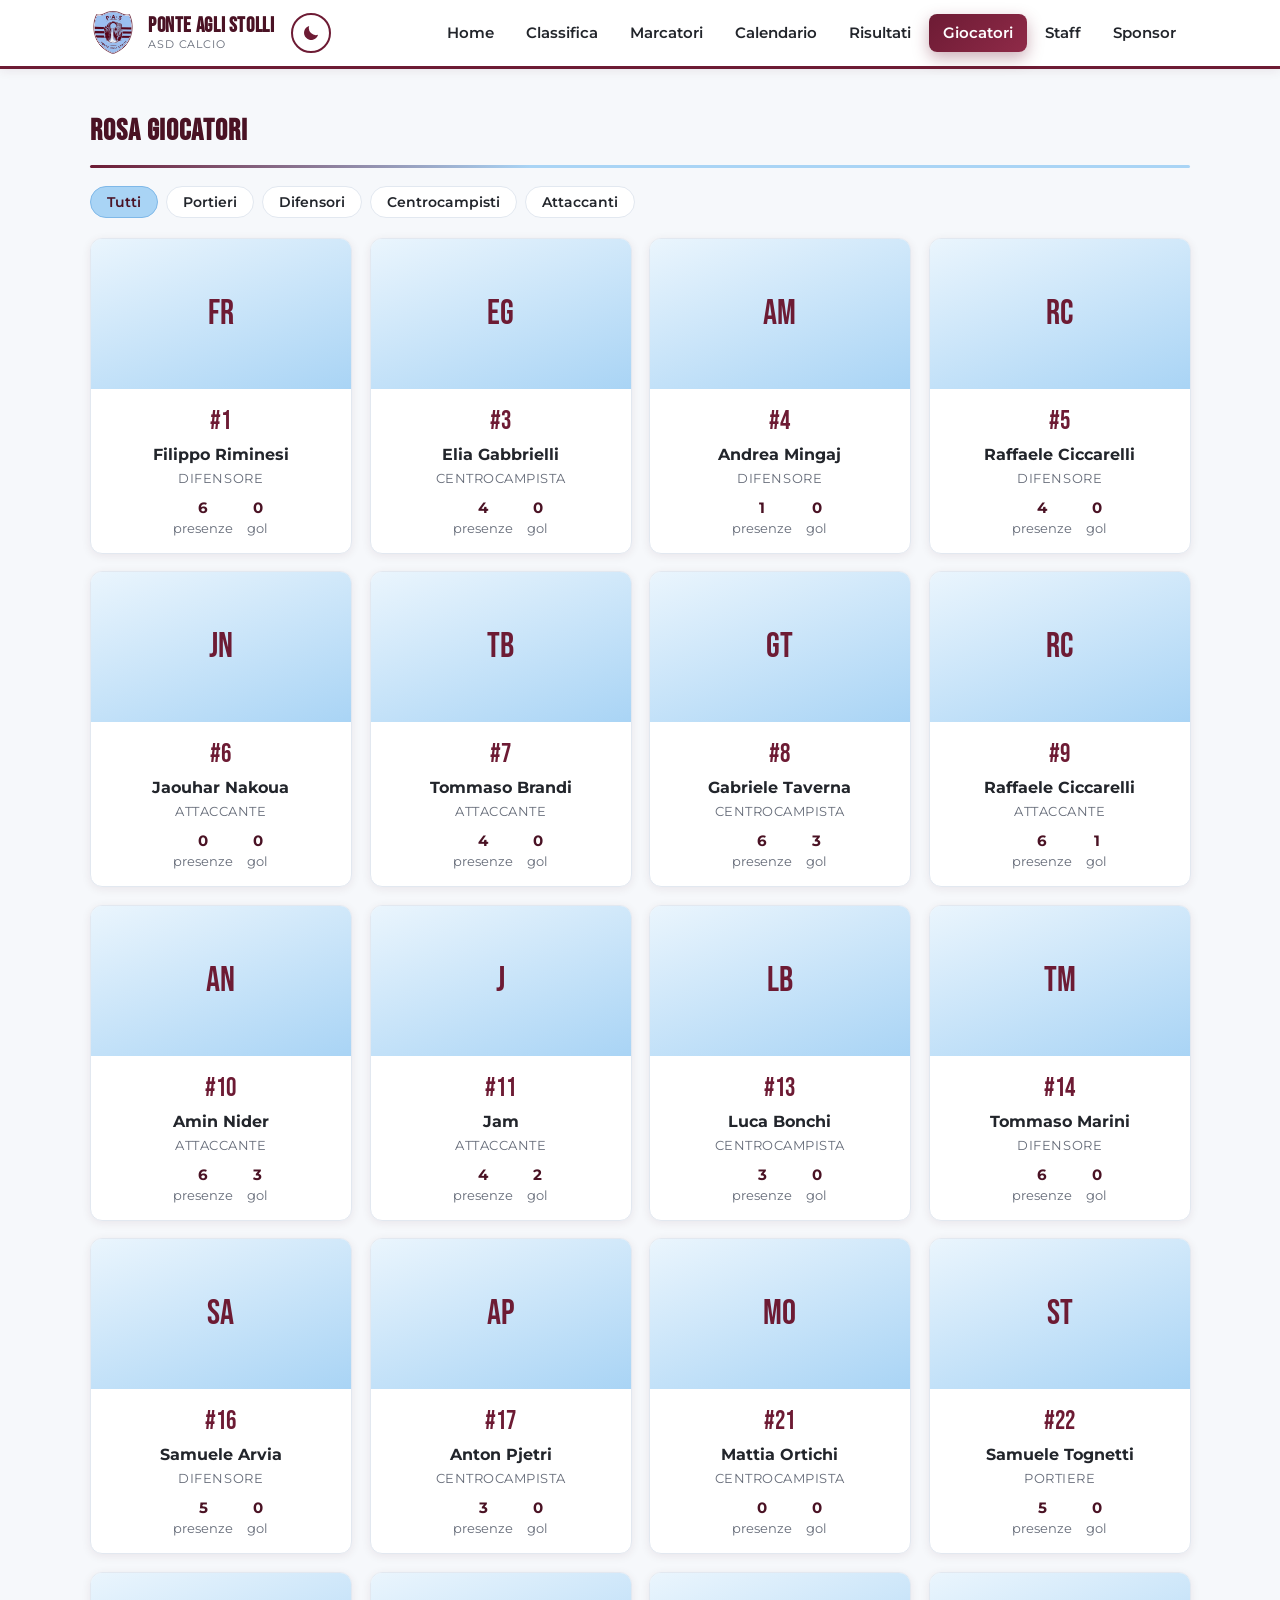
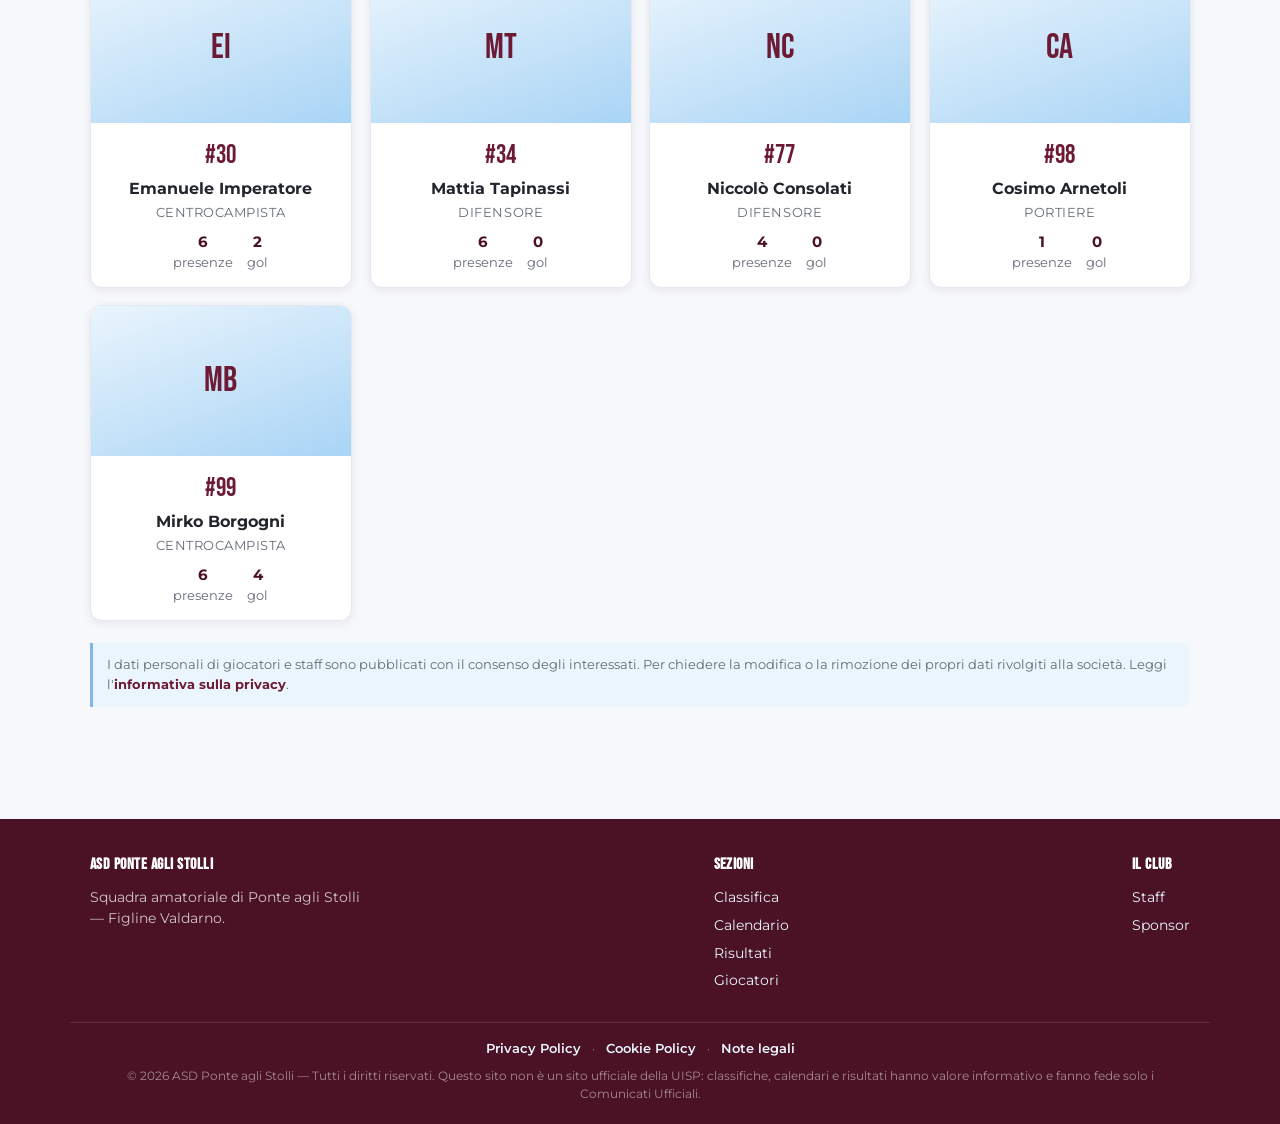
<file: rosa.html>
<!doctype html>
<html lang="it">
<head>
<meta charset="UTF-8">
<meta name="viewport" content="width=device-width, initial-scale=1.0">
<title>Giocatori | ASD Ponte agli Stolli</title>
<meta name="description" content="La rosa della ASD Ponte agli Stolli: tutti i giocatori della stagione 2026/2027 con numero di maglia e ruolo.">
<link rel="canonical" href="https://asdponteaglistolli.it/rosa.html">
<meta name="theme-color" content="#6d1b34">
<meta property="og:type" content="website">
<meta property="og:site_name" content="ASD Ponte agli Stolli">
<meta property="og:locale" content="it_IT">
<meta property="og:title" content="Giocatori | ASD Ponte agli Stolli">
<meta property="og:description" content="La rosa della ASD Ponte agli Stolli: tutti i giocatori della stagione 2026/2027 con numero di maglia e ruolo.">
<meta property="og:url" content="https://asdponteaglistolli.it/rosa.html">
<meta property="og:image" content="https://asdponteaglistolli.it/assets/img/og-image.jpg">
<meta property="og:image:width" content="1200">
<meta property="og:image:height" content="630">
<meta property="og:image:alt" content="Stemma della ASD Ponte agli Stolli">
<meta name="twitter:card" content="summary_large_image">
<link rel="icon" href="favicon.ico" sizes="any">
<link rel="icon" type="image/png" sizes="32x32" href="assets/img/favicon-32.png">
<link rel="apple-touch-icon" href="assets/img/apple-touch-icon.png">
<link rel="manifest" href="manifest.json">
<link rel="preload" href="assets/fonts/montserrat-latin.woff2" as="font" type="font/woff2" crossorigin>
<link rel="preload" href="assets/fonts/bebas-neue-latin.woff2" as="font" type="font/woff2" crossorigin>
<link rel="stylesheet" href="assets/css/style.css">
<link rel="stylesheet" href="assets/css/fx.css">
<link rel="stylesheet" href="assets/css/fx2.css">
<script>try{var d=JSON.parse(sessionStorage.getItem('fx-vt')||'null');sessionStorage.removeItem('fx-vt');var h=document.documentElement;if(d&&Date.now()-d.t<8000){h.style.setProperty('--vt-x',d.x+'px');h.style.setProperty('--vt-y',d.y+'px');h.style.setProperty('--vt-r',d.r+'px');h.classList.add('fx-vt-wipe')}if(localStorage.getItem('pas-theme')==='dark')h.setAttribute('data-theme','dark')}catch(e){}</script>
</head>
<body data-page="rosa">

<header class="site-header">
  <div class="container">
    <a href="index.html" class="brand" style="text-decoration:none;">
      <img src="assets/img/logo.png" alt="Stemma ASD Ponte agli Stolli" class="brand-logo">
      <div class="brand-text">
        <strong>Ponte agli Stolli</strong>
        <span>ASD Calcio</span>
      </div>
    </a>
    <button class="nav-toggle" aria-label="Menu"><span></span><span></span><span></span></button>
    <nav class="main-nav">
      <ul>
        <li><a href="index.html" data-page="home">Home</a></li>
        <li><a href="classifica.html" data-page="classifica">Classifica</a></li>
        <li><a href="marcatori.html" data-page="marcatori">Marcatori</a></li>
        <li><a href="calendario.html" data-page="calendario">Calendario</a></li>
        <li><a href="risultati.html" data-page="risultati">Risultati</a></li>
        <li><a href="rosa.html" data-page="rosa">Giocatori</a></li>
        <li><a href="staff.html" data-page="staff">Staff</a></li>
        <li><a href="sponsor.html" data-page="sponsor">Sponsor</a></li>
      </ul>
    </nav>
  </div>
</header>

<div class="container">
  <section class="section">
    <div class="section-title"><h2>Rosa Giocatori</h2></div>

    <div class="roster-filters">
      <button class="filter-btn active" data-ruolo="Tutti">Tutti</button>
      <button class="filter-btn" data-ruolo="Portiere">Portieri</button>
      <button class="filter-btn" data-ruolo="Difensore">Difensori</button>
      <button class="filter-btn" data-ruolo="Centrocampista">Centrocampisti</button>
      <button class="filter-btn" data-ruolo="Attaccante">Attaccanti</button>
    </div>

    <div class="grid cols-4" id="rosa-grid"></div>
    <p class="disclaimer-note">I dati personali di giocatori e staff sono pubblicati con il consenso degli interessati. Per chiedere la modifica o la rimozione dei propri dati rivolgiti alla società. Leggi l'<a href="privacy.html">informativa sulla privacy</a>.</p>
  </section>
</div>

<footer class="site-footer">
  <div class="container">
    <div>
      <h4>ASD Ponte agli Stolli</h4>
      <p style="max-width:280px;color:rgba(255,255,255,0.75);font-size:0.85rem;">Squadra amatoriale di Ponte agli Stolli — Figline Valdarno.</p>
    </div>
    <div>
      <h4>Sezioni</h4>
      <ul>
        <li><a href="classifica.html">Classifica</a></li>
        <li><a href="calendario.html">Calendario</a></li>
        <li><a href="risultati.html">Risultati</a></li>
        <li><a href="rosa.html">Giocatori</a></li>
      </ul>
    </div>
    <div>
      <h4>Il Club</h4>
      <ul>
        <li><a href="staff.html">Staff</a></li>
        <li><a href="sponsor.html">Sponsor</a></li>
        <li data-social="instagram" hidden><a href="#" target="_blank" rel="noopener">Instagram</a></li>
      </ul>
    </div>
  </div>
  <div class="footer-bottom container">
    <nav class="footer-legal" aria-label="Informazioni legali"><a href="privacy.html">Privacy Policy</a> · <a href="cookie.html">Cookie Policy</a> · <a href="note-legali.html">Note legali</a></nav>
    <p>&copy; 2026 ASD Ponte agli Stolli — Tutti i diritti riservati. Questo sito non è un sito ufficiale della UISP: classifiche, calendari e risultati hanno valore informativo e fanno fede solo i Comunicati Ufficiali.</p>
  </div>
</footer>

<script src="assets/js/data.js"></script>
<script src="assets/js/main.js"></script>
<script>initRosaFiltri();</script>
<script src="assets/js/fx.js"></script>
<script src="assets/js/fx2.js"></script>
</body>
</html>
</file>
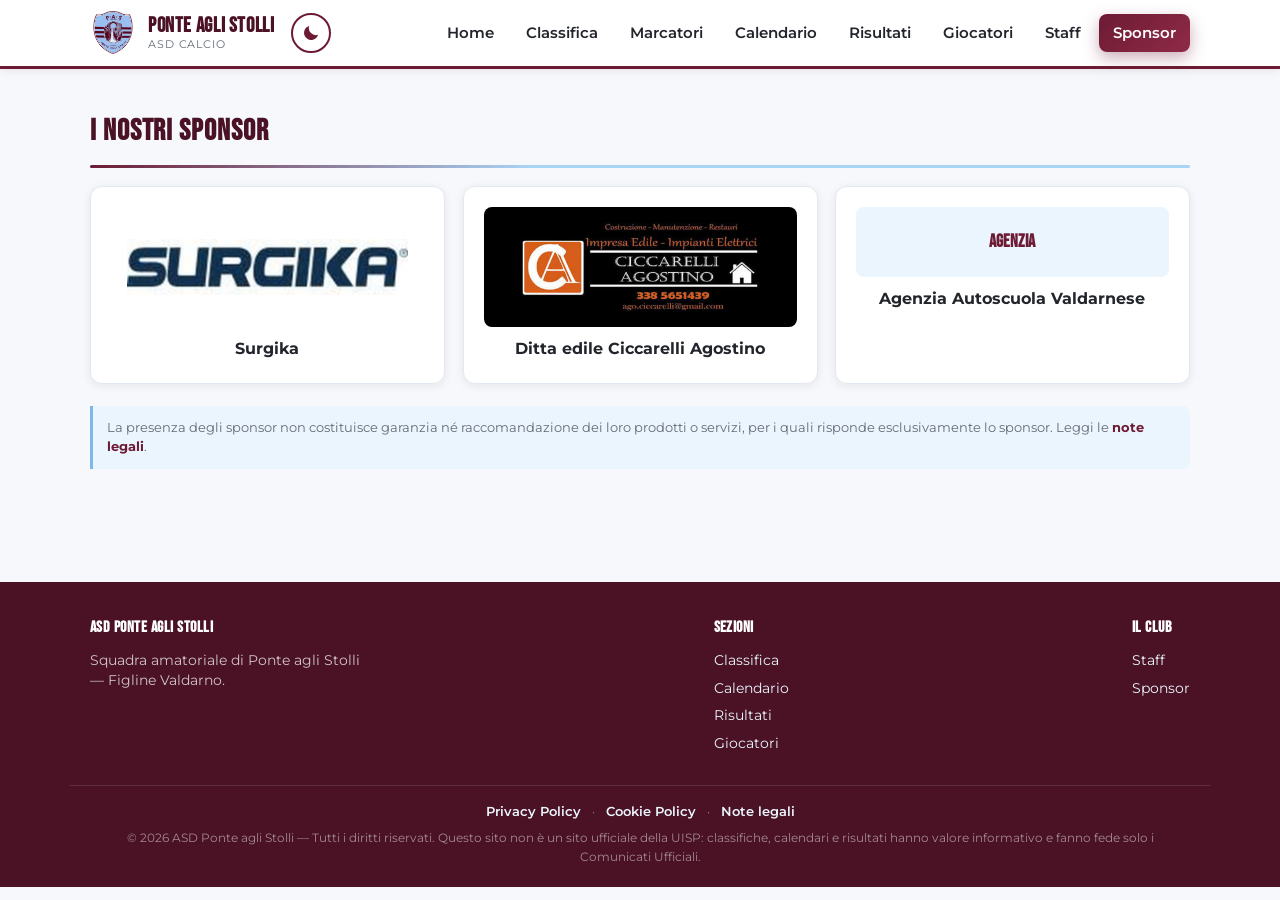
<file: sponsor.html>
<!doctype html>
<html lang="it">
<head>
<meta charset="UTF-8">
<meta name="viewport" content="width=device-width, initial-scale=1.0">
<title>Sponsor | ASD Ponte agli Stolli</title>
<meta name="description" content="Gli sponsor che sostengono la ASD Ponte agli Stolli.">
<link rel="canonical" href="https://asdponteaglistolli.it/sponsor.html">
<meta name="theme-color" content="#6d1b34">
<meta property="og:type" content="website">
<meta property="og:site_name" content="ASD Ponte agli Stolli">
<meta property="og:locale" content="it_IT">
<meta property="og:title" content="Sponsor | ASD Ponte agli Stolli">
<meta property="og:description" content="Gli sponsor che sostengono la ASD Ponte agli Stolli.">
<meta property="og:url" content="https://asdponteaglistolli.it/sponsor.html">
<meta property="og:image" content="https://asdponteaglistolli.it/assets/img/og-image.jpg">
<meta property="og:image:width" content="1200">
<meta property="og:image:height" content="630">
<meta property="og:image:alt" content="Stemma della ASD Ponte agli Stolli">
<meta name="twitter:card" content="summary_large_image">
<link rel="icon" href="favicon.ico" sizes="any">
<link rel="icon" type="image/png" sizes="32x32" href="assets/img/favicon-32.png">
<link rel="apple-touch-icon" href="assets/img/apple-touch-icon.png">
<link rel="manifest" href="manifest.json">
<link rel="preload" href="assets/fonts/montserrat-latin.woff2" as="font" type="font/woff2" crossorigin>
<link rel="preload" href="assets/fonts/bebas-neue-latin.woff2" as="font" type="font/woff2" crossorigin>
<link rel="stylesheet" href="assets/css/style.css">
<link rel="stylesheet" href="assets/css/fx.css">
<link rel="stylesheet" href="assets/css/fx2.css">
<script>try{var d=JSON.parse(sessionStorage.getItem('fx-vt')||'null');sessionStorage.removeItem('fx-vt');var h=document.documentElement;if(d&&Date.now()-d.t<8000){h.style.setProperty('--vt-x',d.x+'px');h.style.setProperty('--vt-y',d.y+'px');h.style.setProperty('--vt-r',d.r+'px');h.classList.add('fx-vt-wipe')}if(localStorage.getItem('pas-theme')==='dark')h.setAttribute('data-theme','dark')}catch(e){}</script>
</head>
<body data-page="sponsor">

<header class="site-header">
  <div class="container">
    <a href="index.html" class="brand" style="text-decoration:none;">
      <img src="assets/img/logo.png" alt="Stemma ASD Ponte agli Stolli" class="brand-logo">
      <div class="brand-text">
        <strong>Ponte agli Stolli</strong>
        <span>ASD Calcio</span>
      </div>
    </a>
    <button class="nav-toggle" aria-label="Menu"><span></span><span></span><span></span></button>
    <nav class="main-nav">
      <ul>
        <li><a href="index.html" data-page="home">Home</a></li>
        <li><a href="classifica.html" data-page="classifica">Classifica</a></li>
        <li><a href="marcatori.html" data-page="marcatori">Marcatori</a></li>
        <li><a href="calendario.html" data-page="calendario">Calendario</a></li>
        <li><a href="risultati.html" data-page="risultati">Risultati</a></li>
        <li><a href="rosa.html" data-page="rosa">Giocatori</a></li>
        <li><a href="staff.html" data-page="staff">Staff</a></li>
        <li><a href="sponsor.html" data-page="sponsor">Sponsor</a></li>
      </ul>
    </nav>
  </div>
</header>

<div class="container">
  <section class="section">
    <div class="section-title"><h2>I Nostri Sponsor</h2></div>
    <div id="sponsor-list"></div>
    <p class="disclaimer-note">La presenza degli sponsor non costituisce garanzia né raccomandazione dei loro prodotti o servizi, per i quali risponde esclusivamente lo sponsor. Leggi le <a href="note-legali.html">note legali</a>.</p>
  </section>
</div>

<footer class="site-footer">
  <div class="container">
    <div>
      <h4>ASD Ponte agli Stolli</h4>
      <p style="max-width:280px;color:rgba(255,255,255,0.75);font-size:0.85rem;">Squadra amatoriale di Ponte agli Stolli — Figline Valdarno.</p>
    </div>
    <div>
      <h4>Sezioni</h4>
      <ul>
        <li><a href="classifica.html">Classifica</a></li>
        <li><a href="calendario.html">Calendario</a></li>
        <li><a href="risultati.html">Risultati</a></li>
        <li><a href="rosa.html">Giocatori</a></li>
      </ul>
    </div>
    <div>
      <h4>Il Club</h4>
      <ul>
        <li><a href="staff.html">Staff</a></li>
        <li><a href="sponsor.html">Sponsor</a></li>
        <li data-social="instagram" hidden><a href="#" target="_blank" rel="noopener">Instagram</a></li>
      </ul>
    </div>
  </div>
  <div class="footer-bottom container">
    <nav class="footer-legal" aria-label="Informazioni legali"><a href="privacy.html">Privacy Policy</a> · <a href="cookie.html">Cookie Policy</a> · <a href="note-legali.html">Note legali</a></nav>
    <p>&copy; 2026 ASD Ponte agli Stolli — Tutti i diritti riservati. Questo sito non è un sito ufficiale della UISP: classifiche, calendari e risultati hanno valore informativo e fanno fede solo i Comunicati Ufficiali.</p>
  </div>
</footer>

<script src="assets/js/data.js"></script>
<script src="assets/js/main.js"></script>
<script>renderSponsor("#sponsor-list");</script>
<script src="assets/js/fx.js"></script>
<script src="assets/js/fx2.js"></script>
</body>
</html>
</file>
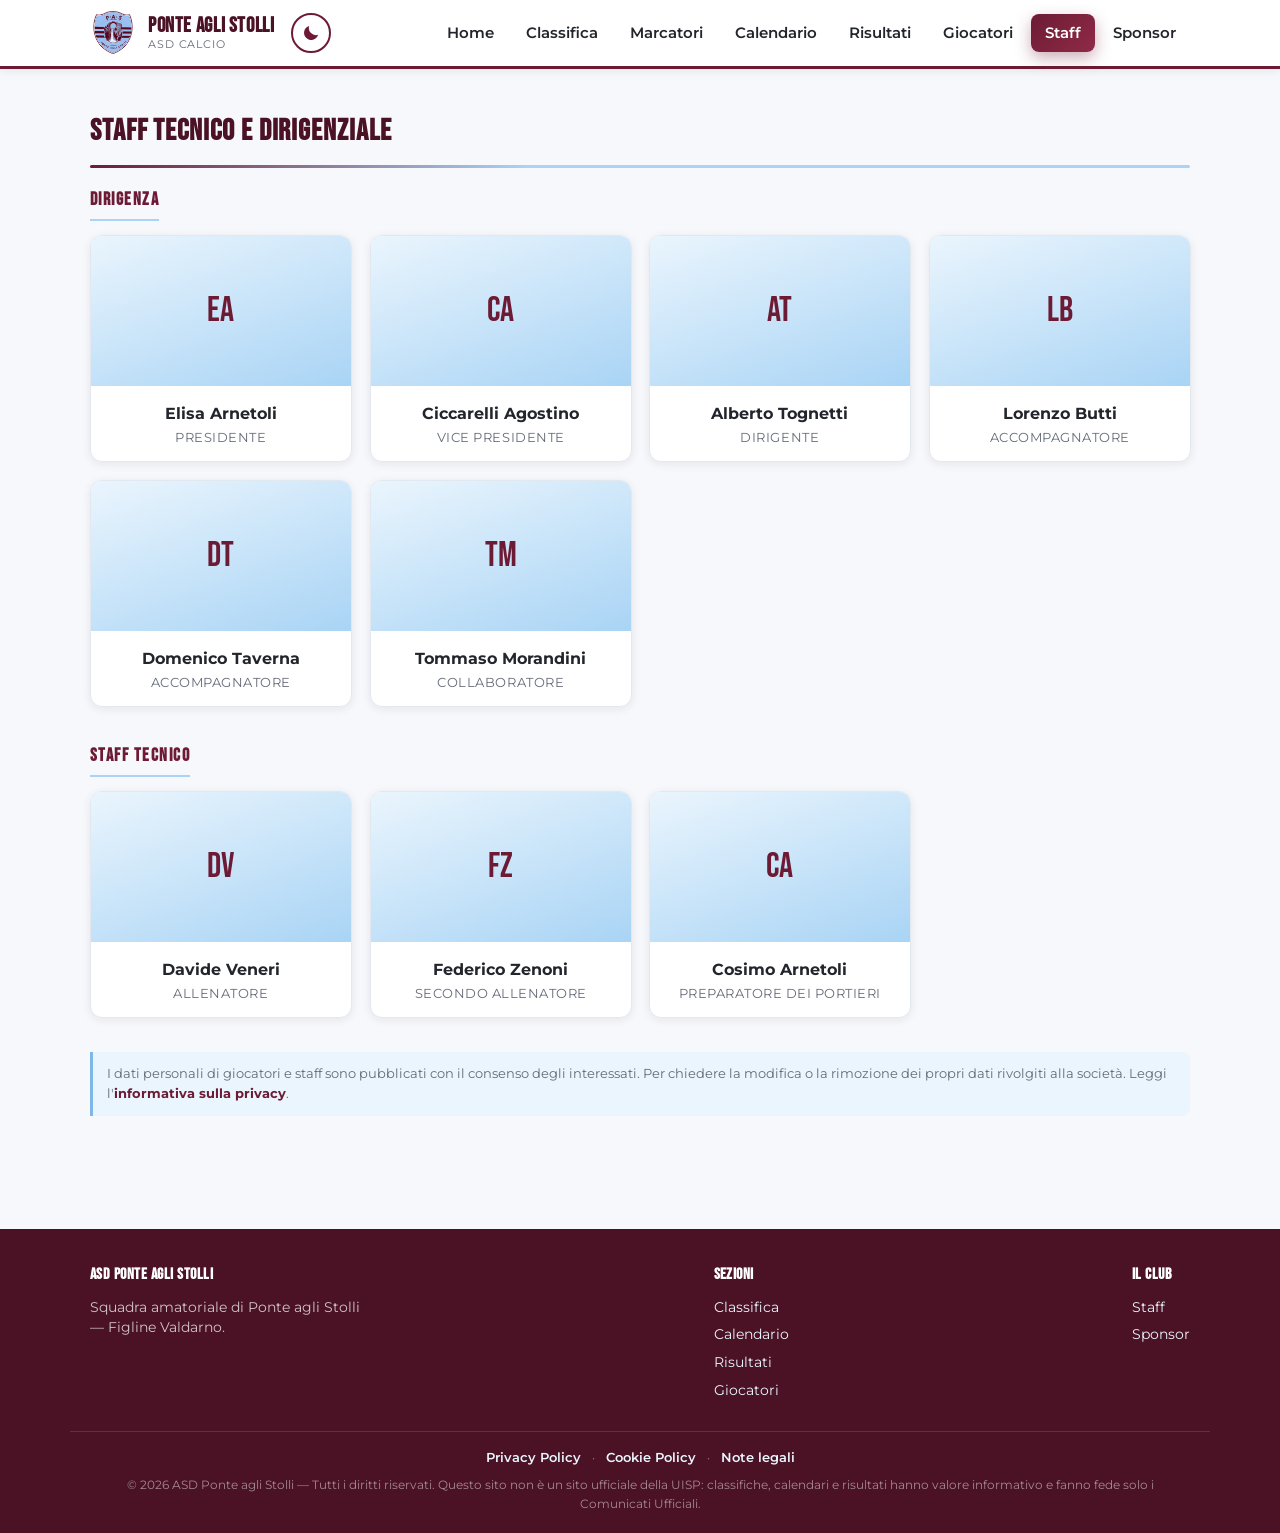
<file: staff.html>
<!doctype html>
<html lang="it">
<head>
<meta charset="UTF-8">
<meta name="viewport" content="width=device-width, initial-scale=1.0">
<title>Staff | ASD Ponte agli Stolli</title>
<meta name="description" content="Dirigenza e staff tecnico della ASD Ponte agli Stolli: presidente, allenatori, dirigenti e collaboratori.">
<link rel="canonical" href="https://asdponteaglistolli.it/staff.html">
<meta name="theme-color" content="#6d1b34">
<meta property="og:type" content="website">
<meta property="og:site_name" content="ASD Ponte agli Stolli">
<meta property="og:locale" content="it_IT">
<meta property="og:title" content="Staff | ASD Ponte agli Stolli">
<meta property="og:description" content="Dirigenza e staff tecnico della ASD Ponte agli Stolli: presidente, allenatori, dirigenti e collaboratori.">
<meta property="og:url" content="https://asdponteaglistolli.it/staff.html">
<meta property="og:image" content="https://asdponteaglistolli.it/assets/img/og-image.jpg">
<meta property="og:image:width" content="1200">
<meta property="og:image:height" content="630">
<meta property="og:image:alt" content="Stemma della ASD Ponte agli Stolli">
<meta name="twitter:card" content="summary_large_image">
<link rel="icon" href="favicon.ico" sizes="any">
<link rel="icon" type="image/png" sizes="32x32" href="assets/img/favicon-32.png">
<link rel="apple-touch-icon" href="assets/img/apple-touch-icon.png">
<link rel="manifest" href="manifest.json">
<link rel="preload" href="assets/fonts/montserrat-latin.woff2" as="font" type="font/woff2" crossorigin>
<link rel="preload" href="assets/fonts/bebas-neue-latin.woff2" as="font" type="font/woff2" crossorigin>
<link rel="stylesheet" href="assets/css/style.css">
<link rel="stylesheet" href="assets/css/fx.css">
<link rel="stylesheet" href="assets/css/fx2.css">
<script>try{var d=JSON.parse(sessionStorage.getItem('fx-vt')||'null');sessionStorage.removeItem('fx-vt');var h=document.documentElement;if(d&&Date.now()-d.t<8000){h.style.setProperty('--vt-x',d.x+'px');h.style.setProperty('--vt-y',d.y+'px');h.style.setProperty('--vt-r',d.r+'px');h.classList.add('fx-vt-wipe')}if(localStorage.getItem('pas-theme')==='dark')h.setAttribute('data-theme','dark')}catch(e){}</script>
</head>
<body data-page="staff">

<header class="site-header">
  <div class="container">
    <a href="index.html" class="brand" style="text-decoration:none;">
      <img src="assets/img/logo.png" alt="Stemma ASD Ponte agli Stolli" class="brand-logo">
      <div class="brand-text">
        <strong>Ponte agli Stolli</strong>
        <span>ASD Calcio</span>
      </div>
    </a>
    <button class="nav-toggle" aria-label="Menu"><span></span><span></span><span></span></button>
    <nav class="main-nav">
      <ul>
        <li><a href="index.html" data-page="home">Home</a></li>
        <li><a href="classifica.html" data-page="classifica">Classifica</a></li>
        <li><a href="marcatori.html" data-page="marcatori">Marcatori</a></li>
        <li><a href="calendario.html" data-page="calendario">Calendario</a></li>
        <li><a href="risultati.html" data-page="risultati">Risultati</a></li>
        <li><a href="rosa.html" data-page="rosa">Giocatori</a></li>
        <li><a href="staff.html" data-page="staff">Staff</a></li>
        <li><a href="sponsor.html" data-page="sponsor">Sponsor</a></li>
      </ul>
    </nav>
  </div>
</header>

<div class="container">
  <section class="section">
    <div class="section-title"><h2>Staff Tecnico e Dirigenziale</h2></div>
    <div id="staff-grid"></div>
    <p class="disclaimer-note">I dati personali di giocatori e staff sono pubblicati con il consenso degli interessati. Per chiedere la modifica o la rimozione dei propri dati rivolgiti alla società. Leggi l'<a href="privacy.html">informativa sulla privacy</a>.</p>
  </section>
</div>

<footer class="site-footer">
  <div class="container">
    <div>
      <h4>ASD Ponte agli Stolli</h4>
      <p style="max-width:280px;color:rgba(255,255,255,0.75);font-size:0.85rem;">Squadra amatoriale di Ponte agli Stolli — Figline Valdarno.</p>
    </div>
    <div>
      <h4>Sezioni</h4>
      <ul>
        <li><a href="classifica.html">Classifica</a></li>
        <li><a href="calendario.html">Calendario</a></li>
        <li><a href="risultati.html">Risultati</a></li>
        <li><a href="rosa.html">Giocatori</a></li>
      </ul>
    </div>
    <div>
      <h4>Il Club</h4>
      <ul>
        <li><a href="staff.html">Staff</a></li>
        <li><a href="sponsor.html">Sponsor</a></li>
        <li data-social="instagram" hidden><a href="#" target="_blank" rel="noopener">Instagram</a></li>
      </ul>
    </div>
  </div>
  <div class="footer-bottom container">
    <nav class="footer-legal" aria-label="Informazioni legali"><a href="privacy.html">Privacy Policy</a> · <a href="cookie.html">Cookie Policy</a> · <a href="note-legali.html">Note legali</a></nav>
    <p>&copy; 2026 ASD Ponte agli Stolli — Tutti i diritti riservati. Questo sito non è un sito ufficiale della UISP: classifiche, calendari e risultati hanno valore informativo e fanno fede solo i Comunicati Ufficiali.</p>
  </div>
</footer>

<script src="assets/js/data.js"></script>
<script src="assets/js/main.js"></script>
<script>renderStaff("#staff-grid");</script>
<script src="assets/js/fx.js"></script>
<script src="assets/js/fx2.js"></script>
</body>
</html>
</file>
<file: assets/css/style.css>
/* Font serviti dal sito (Bebas Neue e Montserrat, licenza SIL OFL): nessuna richiesta a Google. */
@font-face {
  font-family: 'Bebas Neue';
  font-style: normal;
  font-weight: 400;
  font-display: swap;
  src: url('../fonts/bebas-neue-latin-ext.woff2') format('woff2');
  unicode-range: U+0100-02BA, U+02BD-02C5, U+02C7-02CC, U+02CE-02D7, U+02DD-02FF, U+0304, U+0308, U+0329, U+1D00-1DBF, U+1E00-1E9F, U+1EF2-1EFF, U+2020, U+20A0-20AB, U+20AD-20C4, U+2113, U+2C60-2C7F, U+A720-A7FF;
}
@font-face {
  font-family: 'Bebas Neue';
  font-style: normal;
  font-weight: 400;
  font-display: swap;
  src: url('../fonts/bebas-neue-latin.woff2') format('woff2');
  unicode-range: U+0000-00FF, U+0131, U+0152-0153, U+02BB-02BC, U+02C6, U+02DA, U+02DC, U+0304, U+0308, U+0329, U+2000-206F, U+20AC, U+2122, U+2191, U+2193, U+2212, U+2215, U+FEFF, U+FFFD;
}
@font-face {
  font-family: 'Montserrat';
  font-style: normal;
  font-weight: 100 900;
  font-display: swap;
  src: url('../fonts/montserrat-latin-ext.woff2') format('woff2');
  unicode-range: U+0100-02BA, U+02BD-02C5, U+02C7-02CC, U+02CE-02D7, U+02DD-02FF, U+0304, U+0308, U+0329, U+1D00-1DBF, U+1E00-1E9F, U+1EF2-1EFF, U+2020, U+20A0-20AB, U+20AD-20C4, U+2113, U+2C60-2C7F, U+A720-A7FF;
}
@font-face {
  font-family: 'Montserrat';
  font-style: normal;
  font-weight: 100 900;
  font-display: swap;
  src: url('../fonts/montserrat-latin.woff2') format('woff2');
  unicode-range: U+0000-00FF, U+0131, U+0152-0153, U+02BB-02BC, U+02C6, U+02DA, U+02DC, U+0304, U+0308, U+0329, U+2000-206F, U+20AC, U+2122, U+2191, U+2193, U+2212, U+2215, U+FEFF, U+FFFD;
}

:root {
  --maroon: #6d1b34;
  --maroon-dark: #4a1224;
  --maroon-light: #8f2a48;
  --sky: #a9d4f5;
  --sky-light: #eaf5fd;
  --sky-dark: #7fb8e8;
  --white: #ffffff;
  --off-white: #f6f8fb;
  --text: #22252b;
  --text-light: #656b78;
  --border: #e2e8f0;
  --success: #2f9e58;
  --danger: #c0392b;
  --warning: #c98a12;
  --radius: 12px;
  --shadow: 0 2px 10px rgba(74, 18, 36, 0.08);
  --shadow-lg: 0 8px 30px rgba(74, 18, 36, 0.14);
}

* { box-sizing: border-box; }

html { scroll-behavior: smooth; }

html, body { max-width: 100%; }
html { overflow-x: hidden; }
@supports (overflow: clip) {
  html, body { overflow-x: clip; }
}

body {
  margin: 0;
  font-family: 'Montserrat', sans-serif;
  color: var(--text);
  background: var(--off-white);
  line-height: 1.5;
}

h1, h2, h3, h4 {
  font-family: 'Bebas Neue', 'Montserrat', sans-serif;
  letter-spacing: 0.03em;
  margin: 0 0 .4em;
  color: var(--maroon-dark);
}

h1 { font-size: 2.6rem; }
h2 { font-size: 1.9rem; }
h3 { font-size: 1.3rem; }

p { margin: 0 0 1em; }

a { color: var(--maroon); text-decoration: none; }
a:hover { text-decoration: underline; }

img { max-width: 100%; display: block; }

.container {
  width: 100%;
  max-width: 1140px;
  margin: 0 auto;
  padding: 0 20px;
}

/* ---------- Logo ufficiale ---------- */
.brand-logo {
  width: 46px;
  height: auto;
  flex-shrink: 0;
}
.hero-logo {
  width: 130px;
  height: auto;
  flex-shrink: 0;
  filter: drop-shadow(0 6px 16px rgba(0,0,0,0.25));
}

/* ---------- Header / Nav ---------- */
.site-header {
  background: var(--white);
  border-bottom: 3px solid var(--maroon);
  position: sticky;
  top: 0;
  z-index: 100;
  box-shadow: var(--shadow);
}
.site-header .container {
  display: flex;
  align-items: center;
  justify-content: space-between;
  padding-top: 10px;
  padding-bottom: 10px;
}
.brand {
  display: flex;
  align-items: center;
  gap: 12px;
}
.brand-text {
  display: flex;
  flex-direction: column;
  line-height: 1.1;
}
.brand-text strong {
  font-family: 'Bebas Neue', sans-serif;
  font-size: 1.3rem;
  color: var(--maroon-dark);
  letter-spacing: 0.03em;
}
.brand-text span {
  font-size: 0.7rem;
  color: var(--text-light);
  text-transform: uppercase;
  letter-spacing: 0.08em;
}

.nav-toggle {
  display: none;
  background: none;
  border: 2px solid var(--maroon);
  border-radius: 8px;
  width: 42px;
  height: 38px;
  cursor: pointer;
  flex-direction: column;
  align-items: center;
  justify-content: center;
  gap: 4px;
}
.nav-toggle span {
  width: 20px;
  height: 2px;
  background: var(--maroon);
  display: block;
}

.main-nav ul {
  list-style: none;
  display: flex;
  gap: 4px;
  margin: 0;
  padding: 0;
  flex-wrap: wrap;
}
.main-nav a {
  display: block;
  padding: 8px 14px;
  color: var(--text);
  font-weight: 600;
  font-size: 0.92rem;
  border-radius: 8px;
  text-decoration: none;
  transition: background .15s, color .15s;
}
.main-nav a:hover,
.main-nav a.active {
  background: var(--maroon);
  color: var(--white);
}

/* ---------- Hero ---------- */
.hero {
  background: linear-gradient(135deg, var(--maroon-dark), var(--maroon) 60%, var(--maroon-light));
  color: var(--white);
  padding: 50px 0;
}
.hero .container {
  display: flex;
  align-items: center;
  gap: 30px;
  flex-wrap: wrap;
}
.hero h1 { color: var(--white); margin-bottom: 6px; }
.hero p.subtitle {
  color: var(--sky-light);
  font-size: 1.05rem;
  margin-bottom: 0;
}
.hero-badge { flex-shrink: 0; }

.league-pill {
  display: inline-block;
  margin: 2px 0 10px;
  padding: 4px 12px;
  border-radius: 20px;
  font-size: 0.78rem;
  font-weight: 700;
  letter-spacing: 0.03em;
  background: rgba(255,255,255,0.15);
  border: 1px solid rgba(255,255,255,0.35);
  color: var(--white);
}
.league-pill.dark {
  margin: 0;
  background: var(--sky-light);
  border-color: var(--sky);
  color: var(--maroon-dark);
}

.hero-tagline {
  margin-top: 16px;
  padding-top: 16px;
  border-top: 1px solid rgba(255,255,255,0.25);
  color: var(--sky-light);
  font-size: 1rem;
  line-height: 1.6;
  max-width: 560px;
}
.hero-tagline strong {
  display: block;
  font-family: 'Bebas Neue', sans-serif;
  font-size: 1.7rem;
  letter-spacing: 0.04em;
  color: var(--white);
  margin-bottom: 4px;
}

/* ---------- Sections ---------- */
.section { padding: 40px 0; }
.section-title {
  display: flex;
  align-items: baseline;
  justify-content: space-between;
  gap: 12px;
  margin-bottom: 18px;
  border-bottom: 3px solid var(--sky);
  padding-bottom: 10px;
}
.section-title h2 { margin: 0; }
.section-title a { font-size: 0.85rem; font-weight: 700; white-space: nowrap; }

.grid {
  display: grid;
  gap: 18px;
}
.grid.cols-2 { grid-template-columns: repeat(2, minmax(0, 1fr)); }
.grid.cols-3 { grid-template-columns: repeat(3, minmax(0, 1fr)); }
.grid.cols-4 { grid-template-columns: repeat(4, minmax(0, 1fr)); }

.card {
  background: var(--white);
  border-radius: var(--radius);
  box-shadow: var(--shadow);
  padding: 18px;
  border: 1px solid var(--border);
}

.quick-links {
  display: grid;
  grid-template-columns: repeat(4, 1fr);
  gap: 16px;
}
.quick-link {
  background: var(--white);
  border: 1px solid var(--border);
  border-radius: var(--radius);
  padding: 20px 14px;
  text-align: center;
  box-shadow: var(--shadow);
  text-decoration: none;
  color: var(--text);
  font-weight: 700;
  transition: transform .15s, box-shadow .15s;
}
.quick-link:hover {
  transform: translateY(-3px);
  box-shadow: var(--shadow-lg);
  text-decoration: none;
}
.quick-link .icon {
  font-size: 1.7rem;
  margin-bottom: 8px;
  display: block;
}

/* ---------- Tables ---------- */
.table-wrap {
  overflow-x: auto;
  background: var(--white);
  border-radius: var(--radius);
  box-shadow: var(--shadow);
  border: 1px solid var(--border);
}
table {
  width: 100%;
  border-collapse: collapse;
  font-size: 0.92rem;
  min-width: 560px;
}
#widget-marcatori, #marcatori-table, #widget-classifica { min-width: 0; }
.widget-card { min-width: 0; }
thead th {
  background: var(--maroon);
  color: var(--white);
  text-align: left;
  padding: 10px 12px;
  font-weight: 700;
  white-space: nowrap;
}
tbody td {
  padding: 9px 12px;
  border-bottom: 1px solid var(--border);
}
tbody tr:last-child td { border-bottom: none; }
tbody tr:hover { background: var(--sky-light); }
tbody tr.own-team { background: var(--sky-light); font-weight: 700; }
tbody tr.own-team:hover { background: var(--sky); }
td.center, th.center { text-align: center; }

.pos-badge {
  display: inline-flex;
  align-items: center;
  justify-content: center;
  width: 22px;
  height: 22px;
  border-radius: 50%;
  background: var(--off-white);
  font-weight: 700;
  font-size: 0.78rem;
}
.pos-badge.promo { background: #d6f4e0; color: var(--success); }
.pos-badge.relega { background: #fbdedb; color: var(--danger); }

/* ---------- Tabs (Calendario) ---------- */
.tabs {
  display: flex;
  gap: 8px;
  margin-bottom: 20px;
}
.tab-btn {
  background: var(--white);
  border: 2px solid var(--maroon);
  color: var(--maroon);
  font-weight: 700;
  padding: 9px 20px;
  border-radius: 30px;
  cursor: pointer;
  font-family: inherit;
  font-size: 0.9rem;
}
.tab-btn.active {
  background: var(--maroon);
  color: var(--white);
}
.tab-panel { display: none; }
.tab-panel.active { display: block; }

.giornata-group { margin-bottom: 22px; }
.giornata-title {
  font-weight: 800;
  color: var(--maroon-dark);
  margin-bottom: 8px;
  font-size: 0.95rem;
  text-transform: uppercase;
  letter-spacing: 0.04em;
}

.match-row {
  display: flex;
  align-items: center;
  justify-content: space-between;
  gap: 12px;
  background: var(--white);
  border: 1px solid var(--border);
  border-radius: var(--radius);
  padding: 12px 16px;
  margin-bottom: 8px;
  flex-wrap: wrap;
}
.match-row .teams {
  display: flex;
  align-items: center;
  flex-wrap: wrap;
  gap: 6px 10px;
  font-weight: 700;
  flex: 1;
  min-width: 0;
  word-break: break-word;
}
.match-row .teams .own { color: var(--maroon); }
.match-row .meta {
  font-size: 0.82rem;
  color: var(--text-light);
}
.score {
  font-family: 'Bebas Neue', sans-serif;
  font-size: 1.3rem;
  color: var(--maroon-dark);
  background: var(--sky-light);
  padding: 4px 12px;
  border-radius: 8px;
  min-width: 56px;
  text-align: center;
}

/* ---------- Risultati / Pagelle ---------- */
.result-row {
  cursor: pointer;
  transition: background .15s;
}
.result-row:hover { background: var(--sky-light); }
.result-row .chevron {
  transition: transform .2s;
  display: inline-block;
  color: var(--maroon);
  font-weight: 700;
}
.result-row.open .chevron { transform: rotate(90deg); }

.pagelle-panel {
  display: none;
  background: var(--sky-light);
  border: 1px solid var(--sky-dark);
  border-radius: var(--radius);
  padding: 16px 18px;
  margin: -4px 0 14px;
}
.pagelle-panel.open { display: block; }
.pagelle-panel h4 { margin-bottom: 10px; color: var(--maroon-dark); }
.pagelle-list { display: grid; gap: 8px; }
.pagella-item {
  display: flex;
  align-items: center;
  gap: 12px;
  background: var(--white);
  border-radius: 8px;
  padding: 8px 12px;
  border: 1px solid var(--border);
}
.pagella-item .voto {
  font-family: 'Bebas Neue', sans-serif;
  font-size: 1.2rem;
  color: var(--white);
  background: var(--maroon);
  width: 34px;
  height: 34px;
  border-radius: 50%;
  display: flex;
  align-items: center;
  justify-content: center;
  flex-shrink: 0;
}
.pagella-item .voto.high { background: var(--success); }
.pagella-item .voto.low { background: var(--danger); }
.pagella-item .info strong { display: block; font-size: 0.92rem; }
.pagella-item .info span { font-size: 0.82rem; color: var(--text-light); }

/* ---------- Rosa / Staff ---------- */
.player-card, .staff-card {
  background: var(--white);
  border-radius: var(--radius);
  box-shadow: var(--shadow);
  border: 1px solid var(--border);
  overflow: hidden;
  text-align: center;
}
.player-photo, .staff-photo {
  height: 150px;
  background: linear-gradient(160deg, var(--sky-light), var(--sky));
  display: flex;
  align-items: center;
  justify-content: center;
  font-family: 'Bebas Neue', sans-serif;
  font-size: 2.2rem;
  color: var(--maroon);
}
.player-card .body, .staff-card .body { padding: 14px; }
.player-card .number {
  font-family: 'Bebas Neue', sans-serif;
  font-size: 1.6rem;
  color: var(--maroon);
}
.player-card .name, .staff-card .name { font-weight: 700; margin: 2px 0; }
.player-card .role, .staff-card .role {
  font-size: 0.8rem;
  color: var(--text-light);
  text-transform: uppercase;
  letter-spacing: 0.04em;
}
.player-card .stats {
  display: flex;
  justify-content: center;
  gap: 14px;
  margin-top: 8px;
  font-size: 0.8rem;
  color: var(--text-light);
}
.player-card .stats strong { color: var(--maroon-dark); display: block; font-size: 0.95rem; }

.roster-filters {
  display: flex;
  gap: 8px;
  margin-bottom: 20px;
  flex-wrap: wrap;
}
.filter-btn {
  background: var(--white);
  border: 1.5px solid var(--border);
  color: var(--text);
  padding: 7px 16px;
  border-radius: 20px;
  cursor: pointer;
  font-family: inherit;
  font-weight: 600;
  font-size: 0.85rem;
}
.filter-btn.active {
  background: var(--sky);
  border-color: var(--sky-dark);
  color: var(--maroon-dark);
}

/* ---------- Sponsor ---------- */
.sponsor-tier-title {
  color: var(--maroon-dark);
  font-size: 1rem;
  text-transform: uppercase;
  letter-spacing: 0.06em;
  margin: 30px 0 12px;
  font-weight: 800;
}
.sponsor-card {
  background: var(--white);
  border: 1px solid var(--border);
  border-radius: var(--radius);
  box-shadow: var(--shadow);
  padding: 20px;
  text-align: center;
}
.sponsor-logo {
  height: 70px;
  border-radius: 8px;
  background: var(--sky-light);
  display: flex;
  align-items: center;
  justify-content: center;
  color: var(--maroon);
  font-weight: 800;
  margin-bottom: 10px;
  font-family: 'Bebas Neue', sans-serif;
  font-size: 1.1rem;
}
.sponsor-logo.has-img { height: 120px; padding: 12px 16px; }
.sponsor-logo.has-img img { max-width: 100%; max-height: 100%; object-fit: contain; }
.sponsor-card .name { font-weight: 700; margin-bottom: 2px; }
.sponsor-card .desc { font-size: 0.8rem; color: var(--text-light); }

/* ---------- Widgets home ---------- */
.widget-card {
  background: var(--white);
  border-radius: var(--radius);
  box-shadow: var(--shadow);
  border: 1px solid var(--border);
  padding: 20px;
}
.widget-card h3 { border-bottom: 2px solid var(--sky); padding-bottom: 8px; margin-bottom: 12px; }

/* ---------- Footer ---------- */
.site-footer {
  background: var(--maroon-dark);
  color: var(--sky-light);
  margin-top: 60px;
  padding: 34px 0 20px;
}
.site-footer .container {
  display: flex;
  justify-content: space-between;
  gap: 20px;
  flex-wrap: wrap;
}
.site-footer h4 { color: var(--white); font-size: 1rem; margin-bottom: 10px; }
.site-footer a { color: var(--sky-light); }
.site-footer ul { list-style: none; padding: 0; margin: 0; }
.site-footer li { margin-bottom: 6px; font-size: 0.9rem; }
.footer-bottom {
  text-align: center;
  font-size: 0.78rem;
  color: rgba(255,255,255,0.5);
  margin-top: 24px;
  border-top: 1px solid rgba(255,255,255,0.12);
  padding-top: 16px;
}

.badge-pill {
  display: inline-block;
  font-size: 0.72rem;
  font-weight: 700;
  padding: 2px 9px;
  border-radius: 20px;
  background: var(--sky);
  color: var(--maroon-dark);
}
.badge-pill.win { background: #d6f4e0; color: var(--success); }
.badge-pill.draw { background: #fdf1d6; color: var(--warning); }
.badge-pill.loss { background: #fbdedb; color: var(--danger); }

.reti-note {
  background: var(--white);
  border: 1px solid var(--border);
  border-radius: 8px;
  padding: 10px 12px;
  margin-bottom: 8px;
  font-size: 0.9rem;
}
.reti-note strong { color: var(--maroon-dark); margin-right: 6px; }

.empty-note {
  color: var(--text-light);
  font-size: 0.9rem;
  padding: 20px;
  text-align: center;
}

/* ---------- Responsive ---------- */
@media (max-width: 880px) {
  .quick-links { grid-template-columns: repeat(2, 1fr); }
  .grid.cols-3, .grid.cols-4 { grid-template-columns: repeat(2, minmax(0, 1fr)); }
  .grid.cols-2 { grid-template-columns: minmax(0, 1fr); }
}

@media (max-width: 720px) {
  .nav-toggle { display: flex; }
  .main-nav {
    display: none;
    width: 100%;
    order: 3;
  }
  .main-nav.open { display: block; }
  .main-nav ul { flex-direction: column; gap: 2px; }
  .site-header .container { flex-wrap: wrap; }
  .hero .container { flex-direction: column; text-align: center; }
  .site-footer .container { flex-direction: column; }
}

@media (max-width: 640px) {
  #widget-classifica th:nth-child(n+5):nth-child(-n+9),
  #widget-classifica td:nth-child(n+5):nth-child(-n+9) { display: none; }
  .widget-card table { font-size: 0.85rem; }
  .widget-card thead th, .widget-card tbody td { padding: 8px 6px; }
  .widget-card { padding: 16px 14px; }
}

@media (max-width: 560px) {
  .quick-links { grid-template-columns: 1fr 1fr; }
  h1 { font-size: 2.1rem; }
  .grid.cols-3, .grid.cols-4 { grid-template-columns: minmax(0, 1fr); }

  .match-row {
    flex-direction: column;
    align-items: flex-start;
    gap: 6px;
  }
  .match-row .teams {
    font-size: 0.95rem;
  }
  .match-row .meta {
    width: 100%;
  }
  .score {
    font-size: 1.15rem;
    padding: 3px 10px;
  }
  .section-title {
    flex-wrap: wrap;
  }
}

/* ---------- Pagine legali e disclaimer ---------- */
.legal-meta { color: var(--text-light); font-size: 0.85rem; margin: -6px 0 18px; }
.legal-body { max-width: 860px; }
.legal-body h3 { margin: 30px 0 8px; font-size: 1.35rem; }
.legal-body p, .legal-body li { font-size: 0.95rem; line-height: 1.7; }
.legal-body ul { padding-left: 20px; margin: 0 0 1em; }
.legal-body li { margin-bottom: 6px; }
.legal-body table { min-width: 0; font-size: 0.85rem; }
.legal-body td { vertical-align: top; }
.legal-body code { white-space: nowrap; }
.legal-box {
  background: var(--sky-light);
  border: 1px solid var(--sky);
  border-radius: var(--radius);
  padding: 14px 16px;
  margin: 0 0 1.2em;
  font-size: 0.92rem;
  line-height: 1.6;
}
.disclaimer-note {
  margin-top: 22px;
  padding: 12px 14px;
  font-size: 0.8rem;
  line-height: 1.55;
  color: var(--text-light);
  background: var(--sky-light);
  border-left: 3px solid var(--sky-dark);
  border-radius: 0 8px 8px 0;
}
.disclaimer-note a { font-weight: 700; }
.footer-legal { margin: 0 0 8px; }
.footer-legal a { margin: 0 8px; font-size: 0.8rem; font-weight: 600; }
.footer-bottom p { margin: 0; }
.da-completare { background: #fff3a3; color: #5a4a00; padding: 0 4px; border-radius: 3px; font-weight: 700; }

@media (max-width: 640px) {
  .legal-body table, .legal-body tbody, .legal-body tr, .legal-body td { display: block; }
  .legal-body thead { display: none; }
  .legal-body tr { padding: 10px 12px; border-bottom: 1px solid var(--border); }
  .legal-body tr:last-child { border-bottom: none; }
  .legal-body td { padding: 2px 0; border: 0; }
  .legal-body td::before { content: attr(data-label) ": "; font-weight: 700; color: var(--maroon-dark); }
  .legal-body tbody tr:hover { background: transparent; }
}

/* ---------- Rifiniture: footer, classifica su telefono, widget home ---------- */
.site-footer .footer-bottom {
  flex-direction: column;
  align-items: center;
  text-align: center;
  gap: 0;
}
@media (max-width: 720px) {
  /* spazio sotto il testo: il pulsante "torna su" non deve coprire l'ultima riga */
  .site-footer .footer-bottom { padding-bottom: 78px; }
}

/* widget home (desktop): meno colonne e spazi piu' stretti, i nomi non vanno a capo */
@media (min-width: 641px) {
  #widget-classifica th:nth-child(n+8):nth-child(-n+9),
  #widget-classifica td:nth-child(n+8):nth-child(-n+9) { display: none; }
  .widget-card thead th, .widget-card tbody td { padding: 9px 8px; }
}

/* classifica completa su telefono: tutte le colonne dentro lo schermo */
@media (max-width: 640px) {
  #classifica-table { min-width: 0; font-size: 0.8rem; }
  #classifica-table thead th, #classifica-table tbody td { padding: 8px 3px; }
  #classifica-table thead th:first-child, #classifica-table tbody td:first-child { padding-left: 8px; }
}

/* ---------- Gruppi staff, foto, bottoni sulle partite ---------- */
.staff-group { margin-bottom: 34px; }
.group-title {
  display: inline-block;
  margin: 0 0 14px;
  padding-bottom: 6px;
  font-size: 1.15rem;
  text-transform: uppercase;
  letter-spacing: 0.08em;
  color: var(--maroon);
  border-bottom: 2px solid var(--sky);
}
.player-photo, .staff-photo { overflow: hidden; }
.player-photo img, .staff-photo img { display: block; width: 100%; height: 100%; object-fit: cover; object-position: center top; }

.match-actions { display: flex; flex-wrap: wrap; gap: 8px; width: 100%; margin-top: 2px; }
.chip {
  display: inline-flex;
  align-items: center;
  gap: 6px;
  padding: 6px 12px;
  font: inherit;
  font-size: 0.78rem;
  font-weight: 700;
  color: var(--maroon);
  background: var(--sky-light);
  border: 1px solid var(--sky);
  border-radius: 20px;
  cursor: pointer;
  text-decoration: none;
  transition: background .15s, transform .15s;
}
.chip:hover { background: var(--sky); text-decoration: none; transform: translateY(-1px); }

/* telefono: giocatori e staff su due colonne, schede piu' basse */
@media (max-width: 560px) {
  #rosa-grid, .staff-group .grid { grid-template-columns: repeat(2, minmax(0, 1fr)); gap: 12px; }
  .player-photo, .staff-photo { height: 92px; font-size: 1.8rem; }
  .player-card .body, .staff-card .body { padding: 10px 8px; }
  .player-card .number { font-size: 1.3rem; }
  .player-card .name, .staff-card .name { font-size: 0.85rem; line-height: 1.25; overflow-wrap: anywhere; }
  .player-card .role, .staff-card .role { font-size: 0.66rem; }
  .player-card .stats { gap: 10px; font-size: 0.7rem; }
  .player-card .stats strong { font-size: 0.85rem; }
}
</file>
<file: assets/css/fx.css>
/* =====================================================================
   EFFETTI INTERATTIVI — ASD Ponte agli Stolli
   File separato da style.css: per disattivare tutto basta togliere
   <link fx.css> e <script fx.js> dalle pagine. I dati non cambiano.
   ===================================================================== */

:root {
  --ease-out: cubic-bezier(.16, 1, .3, 1);
  --ease-spring: cubic-bezier(.34, 1.45, .64, 1);
  --ease-io: cubic-bezier(.77, 0, .18, 1);
}

::selection { background: var(--sky); color: var(--maroon-dark); }
html { scrollbar-width: thin; scrollbar-color: var(--maroon) transparent; }

/* ---------------------------------------------------------------------
   1. Cambio pagina fluido (View Transitions)
   --------------------------------------------------------------------- */
@view-transition { navigation: auto; }

.site-header { view-transition-name: fx-header; }
.brand-logo { view-transition-name: fx-crest; }
body[data-page="home"] .brand-logo { view-transition-name: none; }
.hero-logo { view-transition-name: fx-crest; }

::view-transition-old(root) { animation: .25s var(--ease-out) both fx-vt-out; }
::view-transition-new(root) { animation: .55s var(--ease-out) both fx-vt-in; }
::view-transition-group(fx-crest) { animation-duration: .7s; animation-timing-function: var(--ease-out); }

@keyframes fx-vt-out { to { opacity: 0; transform: translateY(-10px); } }
@keyframes fx-vt-in { from { opacity: 0; transform: translateY(18px); } }

/* ---------------------------------------------------------------------
   2. Header: vetro + riduzione allo scroll, barra di avanzamento
   --------------------------------------------------------------------- */
.site-header {
  transition: background-color .35s ease, box-shadow .35s ease;
}
.site-header .container { gap: 16px; transition: padding .35s var(--ease-out); }
.brand-logo { transition: width .35s var(--ease-out); }

.site-header.is-scrolled {
  background: rgba(255, 255, 255, .92);
  -webkit-backdrop-filter: saturate(180%) blur(14px);
  backdrop-filter: saturate(180%) blur(14px);
  box-shadow: 0 8px 28px rgba(74, 18, 36, .16);
}
.site-header.is-scrolled .container { padding-top: 5px; padding-bottom: 5px; }
.site-header.is-scrolled .brand-logo { width: 36px; }

.fx-progress {
  position: absolute;
  left: 0;
  bottom: -3px;
  width: 100%;
  height: 3px;
  background: linear-gradient(90deg, var(--sky), #fff 55%, var(--sky));
  box-shadow: 0 0 14px var(--sky);
  transform-origin: 0 50%;
  transform: scaleX(var(--p, 0));
  pointer-events: none;
}

/* Menu desktop: pillola che scivola sulla voce attiva / sotto il mouse */
.fx-nav-on .main-nav { position: relative; }
.fx-nav-on .main-nav a,
.fx-nav-on .main-nav a:hover,
.fx-nav-on .main-nav a.active {
  position: relative;
  z-index: 1;
  background: transparent;
  color: var(--text);
}
.fx-nav-on .main-nav a.pill-on { color: #fff; }

.nav-pill {
  position: absolute;
  top: 0;
  left: 0;
  z-index: 0;
  border-radius: 8px;
  background: linear-gradient(135deg, var(--maroon), var(--maroon-light));
  box-shadow: 0 6px 16px rgba(109, 27, 52, .35);
  opacity: 0;
  pointer-events: none;
  transition: transform .5s var(--ease-spring), width .5s var(--ease-spring),
              height .5s var(--ease-spring), opacity .3s ease;
  will-change: transform, width;
}

/* Menu mobile: hamburger che diventa X + voci che entrano a cascata */
.nav-toggle span { transition: transform .35s var(--ease-out), opacity .2s ease; }
.nav-toggle.is-open span:nth-child(1) { transform: translateY(6px) rotate(45deg); }
.nav-toggle.is-open span:nth-child(2) { opacity: 0; }
.nav-toggle.is-open span:nth-child(3) { transform: translateY(-6px) rotate(-45deg); }

@media (max-width: 720px) {
  .main-nav.open { animation: fx-menu .4s var(--ease-out); transform-origin: top; }
  .main-nav.open li { animation: fx-rise-sm .45s var(--ease-out) both; animation-delay: calc(var(--i, 0) * 45ms + 60ms); }
}
@keyframes fx-menu { from { opacity: 0; transform: translateY(-8px) scaleY(.96); } }

/* ---------------------------------------------------------------------
   3. Hero
   --------------------------------------------------------------------- */
.hero {
  position: relative;
  overflow: hidden;
  isolation: isolate;
}
.hero .container {
  position: relative;
  z-index: 2;
  transform: translate3d(0, calc(var(--sy, 0) * .16px), 0);
  opacity: calc(1 - var(--sy, 0) / 640);
}

/* faro che segue il mouse + sfera luminosa che fluttua */
.hero::before {
  content: "";
  position: absolute;
  inset: 0;
  z-index: 1;
  pointer-events: none;
  background: radial-gradient(520px circle at var(--mx, 78%) var(--my, 32%), rgba(169, 212, 245, .16), transparent 62%);
}
.hero::after {
  content: "";
  position: absolute;
  width: 540px;
  height: 540px;
  right: -140px;
  top: -190px;
  z-index: 0;
  border-radius: 50%;
  pointer-events: none;
  background: radial-gradient(circle, rgba(169, 212, 245, .22), transparent 68%);
  filter: blur(20px);
  animation: fx-orb 15s ease-in-out infinite alternate;
}
@keyframes fx-orb {
  from { transform: translate3d(0, 0, 0) scale(1); }
  to { transform: translate3d(-90px, 70px, 0) scale(1.25); }
}

/* campo da calcio disegnato a linee */
.fx-pitch {
  position: absolute;
  inset: -30px;
  width: calc(100% + 60px);
  height: calc(100% + 60px);
  z-index: 0;
  pointer-events: none;
  transform: translate3d(calc(var(--px, 0) * -24px), calc(var(--py, 0) * -14px), 0);
  transition: transform .7s var(--ease-out);
}
.fx-pitch * {
  fill: none;
  stroke: rgba(255, 255, 255, .13);
  stroke-width: 2;
  stroke-linecap: round;
  stroke-dasharray: 1;
  stroke-dashoffset: 1;
}
.fx-pitch .dot { fill: rgba(255, 255, 255, .2); stroke: none; stroke-dasharray: none; stroke-dashoffset: 0; opacity: 0; transition: opacity 1s ease 1.8s; }
.fx-go .fx-pitch * { animation: fx-draw 2.6s var(--ease-out) forwards; }
.fx-go .fx-pitch .dot { animation: none; opacity: 1; }
.fx-go .fx-pitch *:nth-child(2) { animation-delay: .15s; }
.fx-go .fx-pitch *:nth-child(3) { animation-delay: .3s; }
.fx-go .fx-pitch *:nth-child(4) { animation-delay: .45s; }
.fx-go .fx-pitch *:nth-child(5) { animation-delay: .6s; }
.fx-go .fx-pitch *:nth-child(6) { animation-delay: .75s; }
@keyframes fx-draw { to { stroke-dashoffset: 0; } }

.fx-particles {
  position: absolute;
  inset: 0;
  width: 100%;
  height: 100%;
  z-index: 1;
  pointer-events: none;
  opacity: 0;
  transition: opacity 1.4s ease .4s;
}
.fx-go .fx-particles { opacity: 1; }

/* entrata a cascata degli elementi dell'hero */
.fx-ready:not(.fx-go) .hero-reveal { opacity: 0; animation: fx-failsafe 0s 4s forwards; }
.fx-go .hero-reveal { animation: fx-rise .95s var(--ease-out) both; animation-delay: calc(var(--d, 0) * 1ms); }
@keyframes fx-rise { from { opacity: 0; transform: translateY(26px); } to { opacity: 1; transform: none; } }
@keyframes fx-rise-sm { from { opacity: 0; transform: translateY(12px); } to { opacity: 1; transform: none; } }
@keyframes fx-failsafe { to { opacity: 1; } }

/* titolo lettera per lettera */
.hero h1 { perspective: 700px; }
.hero h1 .w { display: inline-block; white-space: nowrap; }
.hero h1 .ch { display: inline-block; transform-origin: 50% 100%; }
.fx-ready:not(.fx-go) .hero h1 .ch { opacity: 0; animation: fx-failsafe 0s 4s forwards; }
.fx-go .hero h1 .ch { animation: fx-letter .9s var(--ease-out) both; animation-delay: calc(var(--i) * 34ms + 120ms); }
@keyframes fx-letter {
  from { opacity: 0; transform: translateY(.7em) rotateX(-80deg); filter: blur(8px); }
  to { opacity: 1; transform: none; filter: blur(0); }
}

/* stemma: alone + fluttuazione + inclinazione 3D */
.hero-badge { position: relative; }
.hero-badge::before {
  content: "";
  position: absolute;
  inset: -34%;
  z-index: -1;
  border-radius: 50%;
  background: radial-gradient(circle, rgba(169, 212, 245, .5), transparent 62%);
  filter: blur(12px);
  animation: fx-glow 4.5s ease-in-out infinite;
}
@keyframes fx-glow { 0%, 100% { opacity: .55; transform: scale(.92); } 50% { opacity: 1; transform: scale(1.08); } }
.fx-float { perspective: 700px; animation: fx-float 6.5s ease-in-out infinite; }
@keyframes fx-float { 0%, 100% { transform: translateY(-4px); } 50% { transform: translateY(8px); } }
.hero-logo {
  transform-style: preserve-3d;
  transition: transform .55s var(--ease-out);
  will-change: transform;
}

.hero .league-pill { position: relative; overflow: hidden; }
.hero .league-pill::after {
  content: "";
  position: absolute;
  inset: 0;
  background: linear-gradient(110deg, transparent 30%, rgba(255, 255, 255, .45) 50%, transparent 70%);
  transform: translateX(-120%);
  animation: fx-shine-x 5s ease-in-out 3s infinite;
}
@keyframes fx-shine-x { 55%, 100% { transform: translateX(120%); } }

/* ---------------------------------------------------------------------
   4. Striscia scorrevole con le squadre del girone
   --------------------------------------------------------------------- */
.fx-ticker {
  position: relative;
  overflow: hidden;
  background: var(--maroon-dark);
  border-block: 1px solid rgba(255, 255, 255, .08);
  -webkit-mask-image: linear-gradient(90deg, transparent, #000 7%, #000 93%, transparent);
  mask-image: linear-gradient(90deg, transparent, #000 7%, #000 93%, transparent);
}
.fx-ticker-track { display: flex; width: max-content; animation: fx-marquee 46s linear infinite; }
.fx-ticker:hover .fx-ticker-track { animation-play-state: paused; }
.fx-ticker-set { display: flex; align-items: center; }
.fx-ticker-set span {
  padding: 13px 0;
  font-family: 'Bebas Neue', sans-serif;
  font-size: 1.1rem;
  letter-spacing: .09em;
  text-transform: uppercase;
  white-space: nowrap;
  color: var(--sky);
  opacity: .85;
}
.fx-ticker-set span.own { color: #fff; opacity: 1; text-shadow: 0 0 16px rgba(169, 212, 245, .9); }
.fx-ticker-set .sep {
  width: 8px;
  height: 8px;
  margin: 0 28px;
  border-radius: 50%;
  background: var(--sky);
  opacity: .55;
  flex-shrink: 0;
}
@keyframes fx-marquee { to { transform: translateX(-50%); } }

/* ---------------------------------------------------------------------
   5. Comparsa fluida allo scroll
   --------------------------------------------------------------------- */
.fx-ready [data-fx-reveal] {
  opacity: 0;
  transform: translateY(26px) scale(.985);
  transition: opacity .75s var(--ease-out), transform .75s var(--ease-out);
  transition-delay: calc(var(--fx-i, 0) * 70ms);
}
.fx-ready [data-fx-reveal="row"] {
  transform: translateX(-16px);
  transition-delay: calc(var(--fx-i, 0) * 38ms);
}
.fx-ready [data-fx-reveal].fx-in { opacity: 1; transform: none; }

/* linea sotto i titoli di sezione che si disegna */
.fx-ready .section-title.fx-line { border-bottom-color: transparent; position: relative; }
.fx-ready .section-title.fx-line::after {
  content: "";
  position: absolute;
  left: 0;
  right: 0;
  bottom: -3px;
  height: 3px;
  border-radius: 2px;
  background: linear-gradient(90deg, var(--maroon), var(--sky) 40%, var(--sky));
  transform: scaleX(0);
  transform-origin: left;
  transition: transform 1.1s var(--ease-out) .25s;
}
.fx-ready .section-title.fx-line.fx-in::after { transform: scaleX(1); }

/* ---------------------------------------------------------------------
   6. Card: inclinazione 3D + riflesso, faro che segue il mouse
   --------------------------------------------------------------------- */
[data-fx-tilt] { position: relative; }
.fx-glare {
  position: absolute;
  inset: 0;
  border-radius: inherit;
  pointer-events: none;
  opacity: 0;
  transition: opacity .35s ease;
  background: radial-gradient(280px circle at var(--gx, 50%) var(--gy, 50%), rgba(255, 255, 255, .6), transparent 62%);
  mix-blend-mode: soft-light;
}
@media (hover: hover) and (pointer: fine) {
  [data-fx-tilt] {
    transition: transform .5s var(--ease-out), box-shadow .35s ease;
    will-change: transform;
  }
  [data-fx-tilt].fx-tilting {
    transition: transform .1s linear, box-shadow .35s ease;
    box-shadow: 0 18px 40px rgba(74, 18, 36, .22);
  }
  [data-fx-tilt]:hover .fx-glare { opacity: 1; }
}

[data-fx-spot] { position: relative; }
[data-fx-spot]::after {
  content: "";
  position: absolute;
  inset: 0;
  border-radius: inherit;
  pointer-events: none;
  opacity: 0;
  transition: opacity .35s ease;
  background: radial-gradient(420px circle at var(--mx, 50%) var(--my, 50%), rgba(169, 212, 245, .3), transparent 46%);
}
@media (hover: hover) { [data-fx-spot]:hover::after { opacity: 1; } }

.quick-link:hover .icon { animation: fx-bounce .6s var(--ease-spring); }
@keyframes fx-bounce { 40% { transform: translateY(-9px) scale(1.15); } }

/* tabelle: riga con accento + riga della nostra squadra con riflesso */
tbody tr { transition: background-color .25s ease; }
tbody tr:hover td:first-child { box-shadow: inset 3px 0 0 var(--maroon); }
tbody tr.own-team {
  background-image: linear-gradient(100deg, transparent 30%, rgba(255, 255, 255, .75) 50%, transparent 70%);
  background-size: 250% 100%;
  background-repeat: no-repeat;
  animation: fx-shine 6s ease-in-out 2.5s infinite;
}
@keyframes fx-shine { 0% { background-position: 150% 0; } 45%, 100% { background-position: -60% 0; } }

/* ---------------------------------------------------------------------
   7. Schede (calendario / risultati / giocatori)
   --------------------------------------------------------------------- */
.tabs.fx-tabs {
  position: relative;
  display: inline-flex;
  max-width: 100%;
  gap: 0;
  padding: 5px;
  background: var(--white);
  border: 1px solid var(--border);
  border-radius: 999px;
  box-shadow: var(--shadow);
}
.fx-tabs .tab-btn {
  position: relative;
  z-index: 1;
  background: transparent;
  border-color: transparent;
  transition: color .3s ease, transform .2s var(--ease-spring);
}
.fx-tabs .tab-btn.active { background: transparent; color: #fff; }
.fx-tabs .tab-btn:active { transform: scale(.94); }
.tab-pill {
  position: absolute;
  top: 5px;
  bottom: 5px;
  left: 5px;
  z-index: 0;
  border-radius: 999px;
  background: linear-gradient(135deg, var(--maroon), var(--maroon-light));
  box-shadow: 0 6px 16px rgba(109, 27, 52, .3);
  transition: transform .55s var(--ease-spring), width .55s var(--ease-spring);
}
.tab-panel.active { animation: fx-panel-in .6s var(--ease-out) both; }
@keyframes fx-panel-in { from { opacity: 0; transform: translateY(18px); } to { opacity: 1; transform: none; } }

.filter-btn { transition: transform .25s var(--ease-spring), background-color .3s ease, border-color .3s ease; }
.filter-btn:hover { transform: translateY(-2px); }
.filter-btn:active { transform: scale(.93); }
.filter-btn.active { animation: fx-pop .45s var(--ease-spring); }
@keyframes fx-pop { 40% { transform: scale(1.12); } }

/* pagelle: apertura morbida */
.fx-ready .pagelle-panel {
  display: grid;
  grid-template-rows: 0fr;
  padding: 0 18px;
  margin: 0;
  border-width: 0;
  opacity: 0;
  overflow: hidden;
  transition: grid-template-rows .55s var(--ease-out), padding .45s var(--ease-out),
              margin .45s var(--ease-out), opacity .4s ease, border-width .3s ease;
}
.fx-ready .pagelle-panel.open {
  display: grid;
  grid-template-rows: 1fr;
  padding: 16px 18px;
  margin: -4px 0 14px;
  border-width: 1px;
  opacity: 1;
}
.pagelle-inner { min-height: 0; overflow: hidden; }
.pagelle-panel.open .pagella-item,
.pagelle-panel.open .reti-note,
.pagelle-panel.open .empty-note { animation: fx-rise-sm .5s var(--ease-out) both; animation-delay: calc(var(--i, 0) * 70ms + 160ms); }
.result-row .chevron { transition: transform .35s var(--ease-spring); }

/* ---------------------------------------------------------------------
   8. Conto alla rovescia
   --------------------------------------------------------------------- */
.fx-countdown { margin-top: 16px; padding-top: 14px; border-top: 1px dashed var(--border); }
.cd-label { margin-bottom: 8px; font-size: .72rem; font-weight: 700; letter-spacing: .12em; text-transform: uppercase; color: var(--text-light); }
.cd-grid { display: grid; grid-template-columns: repeat(4, 1fr); gap: 10px; }
.cd-unit {
  position: relative;
  overflow: hidden;
  padding: 11px 4px 8px;
  text-align: center;
  color: #fff;
  border-radius: 12px;
  background: linear-gradient(160deg, var(--maroon), var(--maroon-dark));
  box-shadow: 0 8px 20px rgba(74, 18, 36, .25);
}
.cd-unit::after { content: ""; position: absolute; left: 0; right: 0; top: 46%; height: 1px; background: rgba(255, 255, 255, .13); }
.cd-num { display: block; font-family: 'Bebas Neue', sans-serif; font-size: 2.2rem; line-height: 1; font-variant-numeric: tabular-nums; }
.cd-num.tick { animation: fx-tick .5s var(--ease-out); }
@keyframes fx-tick { from { opacity: 0; transform: translateY(-55%); } to { opacity: 1; transform: none; } }
.cd-unit small { display: block; margin-top: 4px; font-size: .62rem; letter-spacing: .12em; text-transform: uppercase; color: var(--sky); }
.cd-live {
  padding: 14px;
  text-align: center;
  font-family: 'Bebas Neue', sans-serif;
  font-size: 1.6rem;
  letter-spacing: .08em;
  color: #fff;
  border-radius: 12px;
  background: linear-gradient(135deg, var(--maroon), var(--maroon-light));
  animation: fx-live 1.4s ease-in-out infinite;
}
@keyframes fx-live { 50% { box-shadow: 0 0 0 8px rgba(169, 212, 245, .35); } }

/* ---------------------------------------------------------------------
   9. Pulsante "torna su" con anello di avanzamento
   --------------------------------------------------------------------- */
.fx-top {
  position: fixed;
  right: 18px;
  bottom: 18px;
  z-index: 90;
  width: 50px;
  height: 50px;
  display: grid;
  place-items: center;
  border: 0;
  border-radius: 50%;
  cursor: pointer;
  color: #fff;
  background: var(--maroon);
  box-shadow: var(--shadow-lg);
  opacity: 0;
  transform: translateY(24px) scale(.7);
  pointer-events: none;
  transition: opacity .35s ease, transform .5s var(--ease-spring), background-color .25s ease;
}
.fx-top.show { opacity: 1; transform: none; pointer-events: auto; }
.fx-top:hover { background: var(--maroon-light); transform: translateY(-3px); }
.fx-top svg { grid-area: 1 / 1; }
.fx-top .ring { position: absolute; inset: 0; width: 100%; height: 100%; transform: rotate(-90deg); }
.fx-top .ring circle { fill: none; stroke-width: 3; }
.fx-top .ring .bg { stroke: rgba(255, 255, 255, .18); }
.fx-top .ring .fg { stroke: var(--sky); stroke-linecap: round; stroke-dasharray: 131.95; stroke-dashoffset: 131.95; }

/* footer */
.site-footer a {
  background: linear-gradient(currentColor, currentColor) 0 100% / 0 1px no-repeat;
  transition: background-size .35s var(--ease-out);
}
.site-footer a:hover { background-size: 100% 1px; text-decoration: none; }

/* ---------------------------------------------------------------------
   10. Intro all'apertura (home, una volta per sessione)
   --------------------------------------------------------------------- */
#fx-intro {
  position: fixed;
  inset: 0;
  z-index: 9999;
  display: grid;
  place-items: center;
  overflow: hidden;
  cursor: pointer;
  background: radial-gradient(circle at 50% 42%, #8f2a48 0%, var(--maroon) 38%, #2e0a16 100%);
  clip-path: circle(150% at 50% 50%);
  animation: fx-iris .95s var(--ease-io) 2.1s forwards;
}
#fx-intro.fx-skip { animation: fx-iris-skip .7s var(--ease-io) forwards; }
.fx-no-intro #fx-intro { display: none; }
@keyframes fx-iris { to { clip-path: circle(0% at 50% 50%); visibility: hidden; pointer-events: none; } }
@keyframes fx-iris-skip { to { clip-path: circle(0% at 50% 50%); visibility: hidden; pointer-events: none; } }

#fx-intro::before {
  content: "";
  position: absolute;
  inset: -20%;
  background: radial-gradient(circle at 50% 50%, rgba(169, 212, 245, .22), transparent 55%);
  animation: fx-pulse 3s ease-in-out infinite;
}
.fx-intro-inner { position: relative; display: grid; justify-items: center; gap: 22px; padding: 20px; text-align: center; }
.fx-intro-crest-wrap {
  position: relative;
  width: clamp(130px, 22vw, 190px);
  aspect-ratio: 1;
  display: grid;
  place-items: center;
  filter: drop-shadow(0 14px 34px rgba(0, 0, 0, .5));
}
.fx-intro-crest {
  width: 100%;
  animation: fx-intro-crest 1.2s var(--ease-out) .15s both, fx-pulse 2.6s ease-in-out 1.4s infinite;
}
.fx-intro-ring {
  position: absolute;
  inset: -16%;
  border-radius: 50%;
  background: conic-gradient(from 0deg, transparent 0 50%, var(--sky) 100%);
  -webkit-mask: radial-gradient(farthest-side, transparent calc(100% - 3px), #000 calc(100% - 3px));
  mask: radial-gradient(farthest-side, transparent calc(100% - 3px), #000 calc(100% - 3px));
  animation: fx-spin 1.5s linear infinite, fx-fade-in .6s ease .1s both;
}
.fx-intro-title {
  display: flex;
  flex-wrap: wrap;
  justify-content: center;
  gap: 0 .45em;
  font-family: 'Bebas Neue', sans-serif;
  font-size: clamp(2.1rem, 6vw, 3.5rem);
  letter-spacing: .07em;
  text-transform: uppercase;
  color: #fff;
}
.fx-intro-title span { display: inline-block; opacity: 0; animation: fx-rise-sm .8s var(--ease-out) forwards; }
.fx-intro-title span:nth-child(1) { animation-delay: .95s; }
.fx-intro-title span:nth-child(2) { animation-delay: 1.07s; }
.fx-intro-title span:nth-child(3) { animation-delay: 1.19s; }
.fx-intro-sub {
  font-size: .8rem;
  letter-spacing: .42em;
  text-transform: uppercase;
  color: var(--sky);
  opacity: 0;
  animation: fx-fade-in 1s ease 1.55s forwards;
}
@keyframes fx-intro-crest { from { opacity: 0; transform: scale(.45) rotate(-10deg); } to { opacity: 1; transform: none; } }
@keyframes fx-pulse { 0%, 100% { transform: scale(1); } 50% { transform: scale(1.045); } }
@keyframes fx-spin { to { transform: rotate(360deg); } }
@keyframes fx-fade-in { from { opacity: 0; } to { opacity: 1; } }

/* ---------------------------------------------------------------------
   Movimento ridotto: chi lo preferisce non vede animazioni
   --------------------------------------------------------------------- */
@media (prefers-reduced-motion: reduce) {
  *, *::before, *::after {
    animation-duration: .01ms !important;
    animation-iteration-count: 1 !important;
    animation-delay: 0s !important;
    transition-duration: .01ms !important;
    transition-delay: 0s !important;
    scroll-behavior: auto !important;
  }
  .fx-ticker-track { animation: none !important; }
  ::view-transition-group(*), ::view-transition-old(*), ::view-transition-new(*) { animation: none !important; }
  #fx-intro { display: none; }
}
</file>
<file: assets/css/fx2.css>
/* =====================================================================
   EFFETTI WOW 2 — ASD Ponte agli Stolli
   Si aggiunge a fx.css. Per disattivare tutto: togliere <link fx2.css>
   e <script fx2.js> dalle pagine. I dati non cambiano.
   ===================================================================== */

/* ---------------------------------------------------------------------
   1. Aurora in WebGL dietro l'hero
   --------------------------------------------------------------------- */
.fx-gl {
  position: absolute;
  inset: 0;
  width: 100%;
  height: 100%;
  z-index: 0;
  opacity: 0;
  pointer-events: none;
  transition: opacity 1.8s ease .2s;
}
.fx-gl.ready { opacity: 1; }

/* riflesso di luce che attraversa lo stemma (solo sulla sagoma del logo) */
.fx-float { position: relative; }
.fx-float::after {
  content: "";
  position: absolute;
  inset: 0;
  pointer-events: none;
  background: linear-gradient(115deg, transparent 38%, rgba(255, 255, 255, .85) 50%, transparent 62%);
  background-size: 260% 100%;
  background-position: 160% 0;
  -webkit-mask: url(../img/logo.png) center / contain no-repeat;
  mask: url(../img/logo.png) center / contain no-repeat;
  animation: fx-crest-shine 7s ease-in-out 4s infinite;
}
@keyframes fx-crest-shine { 0% { background-position: 160% 0; } 38%, 100% { background-position: -60% 0; } }

/* ---------------------------------------------------------------------
   2. Cursore a pallone con anello "magnetico"
   --------------------------------------------------------------------- */
html.fx-cursor-on,
html.fx-cursor-on * { cursor: none !important; }

.fx-cursor, .fx-ring {
  position: fixed;
  left: 0;
  top: 0;
  z-index: 10000;
  pointer-events: none;
  opacity: 0;
  will-change: transform;
}
.fx-cursor.on, .fx-ring.on { opacity: 1; }

.fx-cursor { width: 22px; height: 22px; transition: opacity .25s ease; }
.fx-ball {
  width: 100%;
  height: 100%;
  filter: drop-shadow(0 2px 5px rgba(0, 0, 0, .4));
  transition: transform .3s var(--ease-spring);
}
.fx-ball svg { width: 100%; height: 100%; display: block; }
.fx-cursor.is-hover .fx-ball { transform: scale(1.3); }
.fx-cursor.is-down .fx-ball { transform: scale(.7); }

.fx-ring {
  width: 38px;
  height: 38px;
  display: grid;
  place-items: center;
  border: 1.5px solid rgba(109, 27, 52, .55);
  border-radius: 999px;
  transition: width .38s var(--ease-out), height .38s var(--ease-out), border-radius .38s var(--ease-out),
              background-color .3s ease, border-color .3s ease, opacity .25s ease;
}
.fx-ring.is-hover { background: rgba(169, 212, 245, .3); border-color: rgba(143, 42, 72, .75); }
.fx-ring.is-down { background: rgba(143, 42, 72, .18); }
.fx-ring.on-dark { border-color: rgba(255, 255, 255, .75); }
.fx-ring.on-dark.is-hover { background: rgba(169, 212, 245, .24); }
.fx-ring.has-label { background: var(--maroon); border-color: transparent; }
.fx-ring-label {
  font: 700 .66rem/1 'Montserrat', sans-serif;
  letter-spacing: .09em;
  text-transform: uppercase;
  color: #fff;
  white-space: nowrap;
  opacity: 0;
  transition: opacity .2s ease;
}
.fx-ring.has-label .fx-ring-label { opacity: 1; }

/* ---------------------------------------------------------------------
   3. Cambio pagina a cerchio che si allarga dal punto del click
   --------------------------------------------------------------------- */
html.fx-vt-wipe::view-transition-old(root),
html.fx-theme-vt::view-transition-old(root) { animation: none; mix-blend-mode: normal; }
html.fx-vt-wipe::view-transition-new(root),
html.fx-theme-vt::view-transition-new(root) {
  mix-blend-mode: normal;
  animation: fx-wipe .9s cubic-bezier(.65, 0, .25, 1) both;
}
@keyframes fx-wipe {
  from { clip-path: circle(0px at var(--vt-x, 50%) var(--vt-y, 50%)); }
  to { clip-path: circle(var(--vt-r, 150vmax) at var(--vt-x, 50%) var(--vt-y, 50%)); }
}
/* durante il cambio tema nulla deve "dissolvere" a parte: tutto viene spazzato dal cerchio */
html.fx-theme-vt .site-header,
html.fx-theme-vt .brand-logo,
html.fx-theme-vt .hero-logo { view-transition-name: none; }

/* ---------------------------------------------------------------------
   4. Stemma che vola nell'header mentre si scorre (solo home)
   --------------------------------------------------------------------- */
.fx-fly {
  position: fixed;
  left: 0;
  top: 0;
  z-index: 101;
  display: block;
  pointer-events: none;
  opacity: 0;
  transform-origin: 0 0;
  will-change: transform;
  filter: drop-shadow(0 10px 20px rgba(0, 0, 0, .35));
}
.fx-crest-flying .hero-badge { visibility: hidden; }
body[data-page="home"] .site-header.is-scrolled .brand-logo { width: 46px; }

/* ---------------------------------------------------------------------
   5. Coriandoli e scritte
   --------------------------------------------------------------------- */
.fx-confetti {
  position: fixed;
  inset: 0;
  width: 100%;
  height: 100%;
  z-index: 9998;
  pointer-events: none;
}
.fx-toast {
  position: fixed;
  z-index: 9999;
  pointer-events: none;
  padding: 8px 16px;
  font: 700 .85rem/1 'Montserrat', sans-serif;
  letter-spacing: .06em;
  text-transform: uppercase;
  color: #fff;
  white-space: nowrap;
  border-radius: 999px;
  background: linear-gradient(135deg, var(--maroon), var(--maroon-light));
  box-shadow: 0 10px 26px rgba(74, 18, 36, .4);
  transform: translate(-50%, -50%);
  animation: fx-toast 1.9s var(--ease-out) forwards;
}
@keyframes fx-toast {
  0% { opacity: 0; transform: translate(-50%, -20%) scale(.6); }
  16% { opacity: 1; transform: translate(-50%, -140%) scale(1.08); }
  80% { opacity: 1; transform: translate(-50%, -190%) scale(1); }
  100% { opacity: 0; transform: translate(-50%, -240%) scale(.96); }
}
.hero-badge { cursor: pointer; }

/* ---------------------------------------------------------------------
   6. Bordi luminosi che seguono il mouse
   --------------------------------------------------------------------- */
[data-fx-spot]::before,
[data-fx-tilt]::before {
  content: "";
  position: absolute;
  inset: 0;
  border-radius: inherit;
  padding: 1.5px;
  pointer-events: none;
  opacity: 0;
  transition: opacity .35s ease;
  -webkit-mask: linear-gradient(#000 0 0) content-box, linear-gradient(#000 0 0);
  -webkit-mask-composite: xor;
  mask: linear-gradient(#000 0 0) content-box exclude, linear-gradient(#000 0 0);
}
[data-fx-spot]::before {
  background: radial-gradient(240px circle at var(--mx, 50%) var(--my, 50%), var(--maroon-light), var(--sky) 45%, transparent 75%);
}
[data-fx-tilt]::before {
  background: radial-gradient(240px circle at var(--gx, 50%) var(--gy, 50%), var(--maroon-light), var(--sky) 45%, transparent 75%);
}
@media (hover: hover) {
  [data-fx-spot]:hover::before,
  [data-fx-tilt]:hover::before { opacity: 1; }
}

/* ---------------------------------------------------------------------
   7. Interruttore tema
   --------------------------------------------------------------------- */
.fx-theme {
  position: relative;
  flex-shrink: 0;
  display: grid;
  place-items: center;
  width: 40px;
  height: 40px;
  padding: 0;
  overflow: hidden;
  cursor: pointer;
  color: var(--maroon);
  background: transparent;
  border: 2px solid var(--maroon);
  border-radius: 50%;
  transition: transform .4s var(--ease-spring), background-color .3s ease, color .3s ease;
}
.fx-theme:hover { transform: rotate(18deg) scale(1.08); background: var(--maroon); color: #fff; }
.fx-theme:active { transform: scale(.9); }
.fx-theme svg { position: absolute; width: 20px; height: 20px; transition: transform .6s var(--ease-spring), opacity .35s ease; }
.fx-theme .sun { opacity: 0; transform: rotate(-90deg) scale(.3); }
.fx-theme .moon { opacity: 1; transform: none; }
[data-theme="dark"] .fx-theme .sun { opacity: 1; transform: none; }
[data-theme="dark"] .fx-theme .moon { opacity: 0; transform: rotate(90deg) scale(.3); }

@media (min-width: 721px) {
  .site-header .container { justify-content: flex-start; }
  .main-nav { margin-left: auto; }
}
@media (max-width: 720px) {
  .fx-theme { margin-left: auto; width: 38px; height: 38px; }
}

/* ---------------------------------------------------------------------
   8. TEMA SCURO
   Le superfici "sempre scure" (hero, footer, striscia, conto alla
   rovescia) restano bordeaux: il resto si inverte.
   --------------------------------------------------------------------- */
[data-theme="dark"] {
  color-scheme: dark;
  --maroon: #c24668;
  --maroon-light: #da6483;
  --maroon-dark: #f6dce5;
  --sky-light: #2a1a23;
  --sky-dark: #5d93bf;
  --white: #1a0f14;
  --off-white: #0e0709;
  --text: #f1e7ea;
  --text-light: #b3a2a9;
  --border: rgba(255, 255, 255, .09);
  --success: #4cc27f;
  --danger: #ef6b5c;
  --warning: #e3a93a;
  --shadow: 0 2px 12px rgba(0, 0, 0, .45);
  --shadow-lg: 0 10px 34px rgba(0, 0, 0, .6);
  --accent-text: #f29ab5;
}

/* header */
[data-theme="dark"] .site-header.is-scrolled { background: rgba(26, 15, 20, .88); }
[data-theme="dark"] .main-nav a:hover,
[data-theme="dark"] .main-nav a.active { color: #fff; }
[data-theme="dark"] a { color: var(--accent-text); }
[data-theme="dark"] .main-nav a,
[data-theme="dark"] .quick-link { color: var(--text); }

/* superfici sempre scure */
[data-theme="dark"] .hero { background: linear-gradient(135deg, #2a0a14, #4a1224 60%, #5f1a33); }
[data-theme="dark"] .hero h1,
[data-theme="dark"] .hero .hero-tagline strong { color: #fff; }
[data-theme="dark"] .hero p.subtitle,
[data-theme="dark"] .hero .hero-tagline { color: #eaf5fd; }
[data-theme="dark"] .hero .league-pill { color: #fff; }
[data-theme="dark"] .site-footer { background: #0a0508; color: #d6e6f3; border-top: 1px solid rgba(255, 255, 255, .06); }
[data-theme="dark"] .site-footer h4 { color: #fff; }
[data-theme="dark"] .site-footer a { color: #d6e6f3; }
[data-theme="dark"] .fx-ticker { background: #1b0a11; }
[data-theme="dark"] .cd-unit { background: linear-gradient(160deg, #6d1b34, #3a0e1c); }
[data-theme="dark"] .cd-live { background: linear-gradient(135deg, #6d1b34, #8f2a48); }
[data-theme="dark"] #fx-intro { background: radial-gradient(circle at 50% 42%, #8f2a48 0%, #6d1b34 38%, #2e0a16 100%); }

/* testi accentati */
[data-theme="dark"] .match-row .teams .own,
[data-theme="dark"] .player-card .number,
[data-theme="dark"] .player-photo,
[data-theme="dark"] .staff-photo,
[data-theme="dark"] .sponsor-logo,
[data-theme="dark"] .result-row .chevron,
[data-theme="dark"] .tab-btn,
[data-theme="dark"] .fx-theme { color: var(--accent-text); }
[data-theme="dark"] .fx-theme:hover { color: #fff; }
[data-theme="dark"] .fx-tabs .tab-btn.active { color: #fff; }

/* pillole, badge, schede, filtri */
[data-theme="dark"] thead th,
[data-theme="dark"] .tab-btn.active,
[data-theme="dark"] .pagella-item .voto { color: #fff; }
[data-theme="dark"] .filter-btn.active,
[data-theme="dark"] .badge-pill { color: #4a1224; }
[data-theme="dark"] .badge-pill.win { background: rgba(76, 194, 127, .16); color: var(--success); }
[data-theme="dark"] .badge-pill.draw { background: rgba(227, 169, 58, .16); color: var(--warning); }
[data-theme="dark"] .badge-pill.loss { background: rgba(239, 107, 92, .16); color: var(--danger); }
[data-theme="dark"] .pos-badge.promo { background: rgba(76, 194, 127, .16); }
[data-theme="dark"] .pos-badge.relega { background: rgba(239, 107, 92, .16); }
[data-theme="dark"] .pos-badge { background: #2a1a23; }
[data-theme="dark"] tbody tr.own-team { background: rgba(194, 70, 104, .18); }
[data-theme="dark"] tbody tr.own-team:hover { background: rgba(194, 70, 104, .28); }
[data-theme="dark"] tbody tr.own-team { background-image: linear-gradient(100deg, transparent 30%, rgba(255, 255, 255, .1) 50%, transparent 70%); background-size: 250% 100%; background-repeat: no-repeat; }
[data-theme="dark"] .player-photo,
[data-theme="dark"] .staff-photo { background: linear-gradient(160deg, #2a1a23, #3b2431); }
[data-theme="dark"] .score { background: #2a1a23; }
[data-theme="dark"] .league-pill.dark { color: var(--maroon-dark); }
[data-theme="dark"] .fx-glare { mix-blend-mode: overlay; opacity: 0; }
[data-theme="dark"] .section-title,
[data-theme="dark"] .widget-card h3 { border-bottom-color: rgba(169, 212, 245, .35); }

/* scrollbar e selezione */
[data-theme="dark"] ::selection { background: var(--maroon); color: #fff; }
[data-theme="dark"] .fx-ring { border-color: rgba(242, 154, 181, .7); }
[data-theme="dark"] .fx-ring.is-hover { background: rgba(194, 70, 104, .28); }

/* ---------------------------------------------------------------------
   Movimento ridotto
   --------------------------------------------------------------------- */
@media (prefers-reduced-motion: reduce) {
  .fx-float::after { animation: none; }
  .fx-toast { animation-duration: .01ms !important; }
  html.fx-vt-wipe::view-transition-new(root),
  html.fx-theme-vt::view-transition-new(root) { animation: none; }
}
</file>
